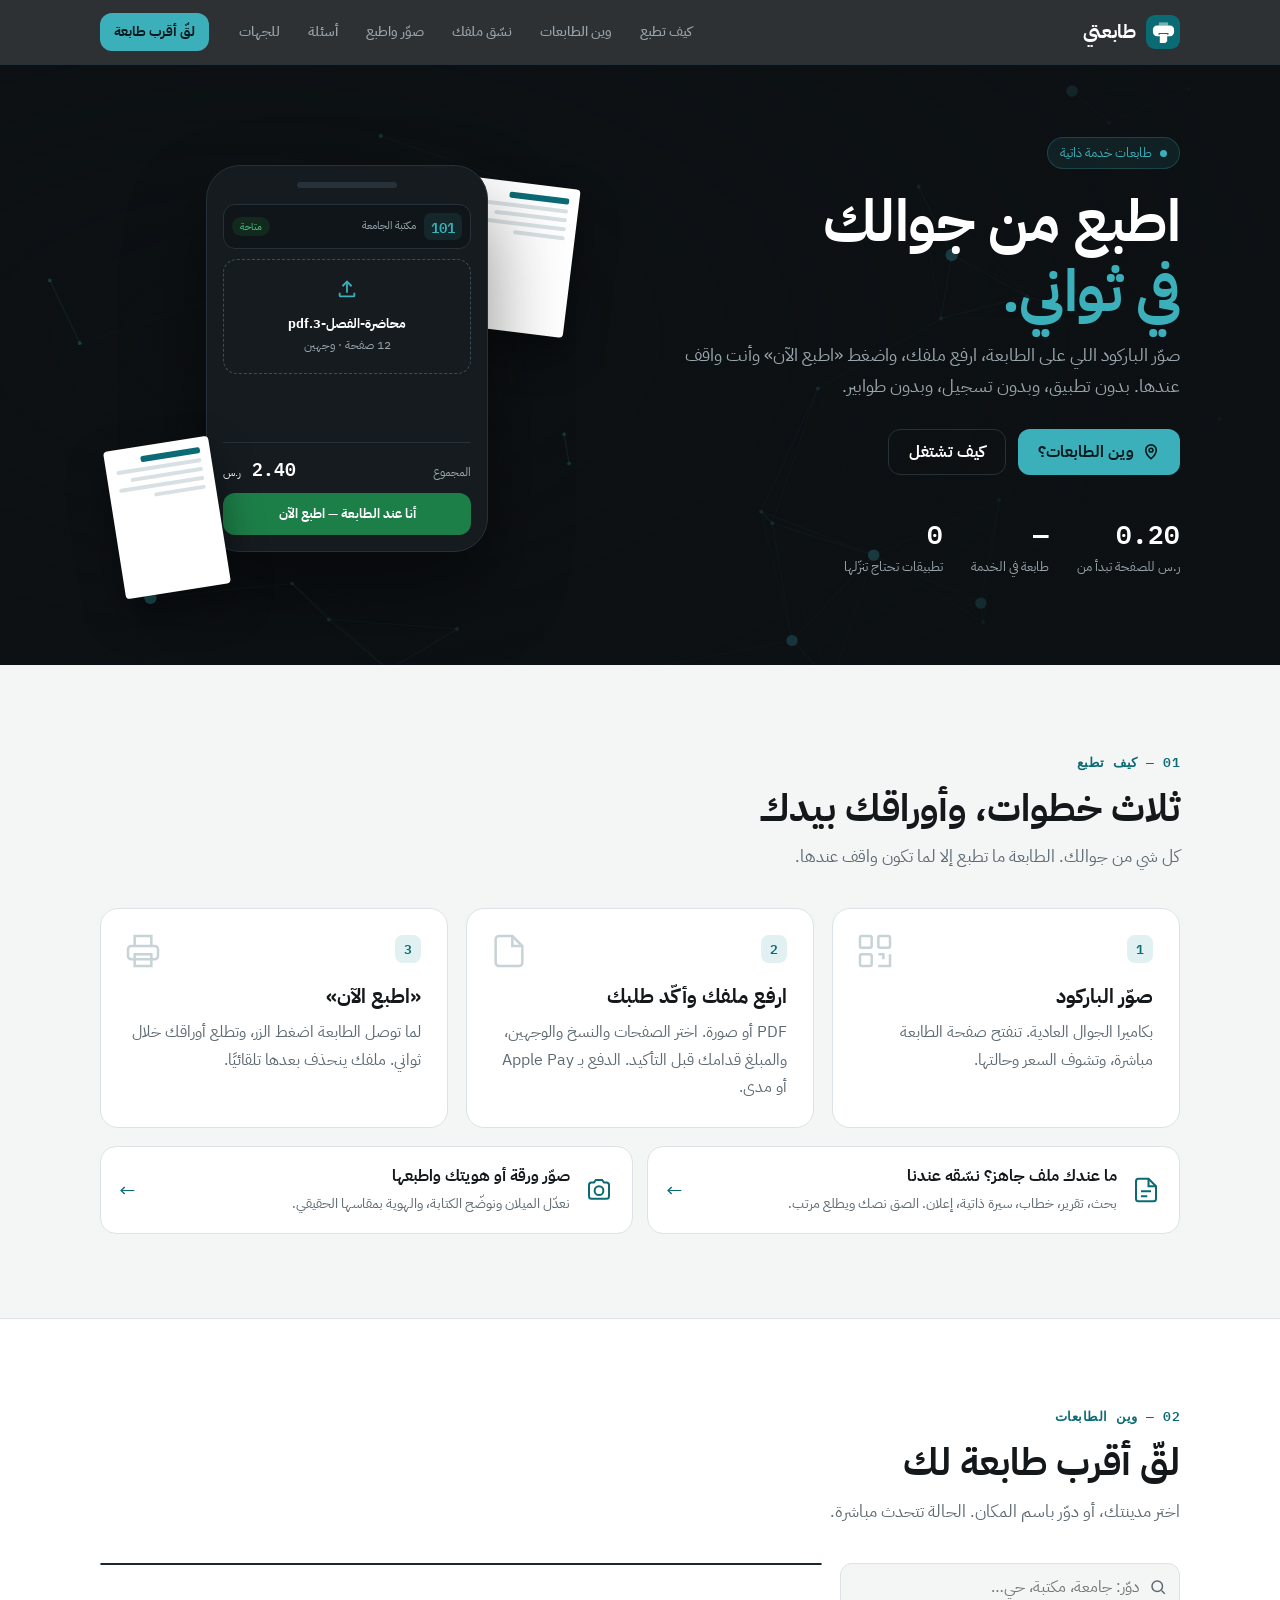
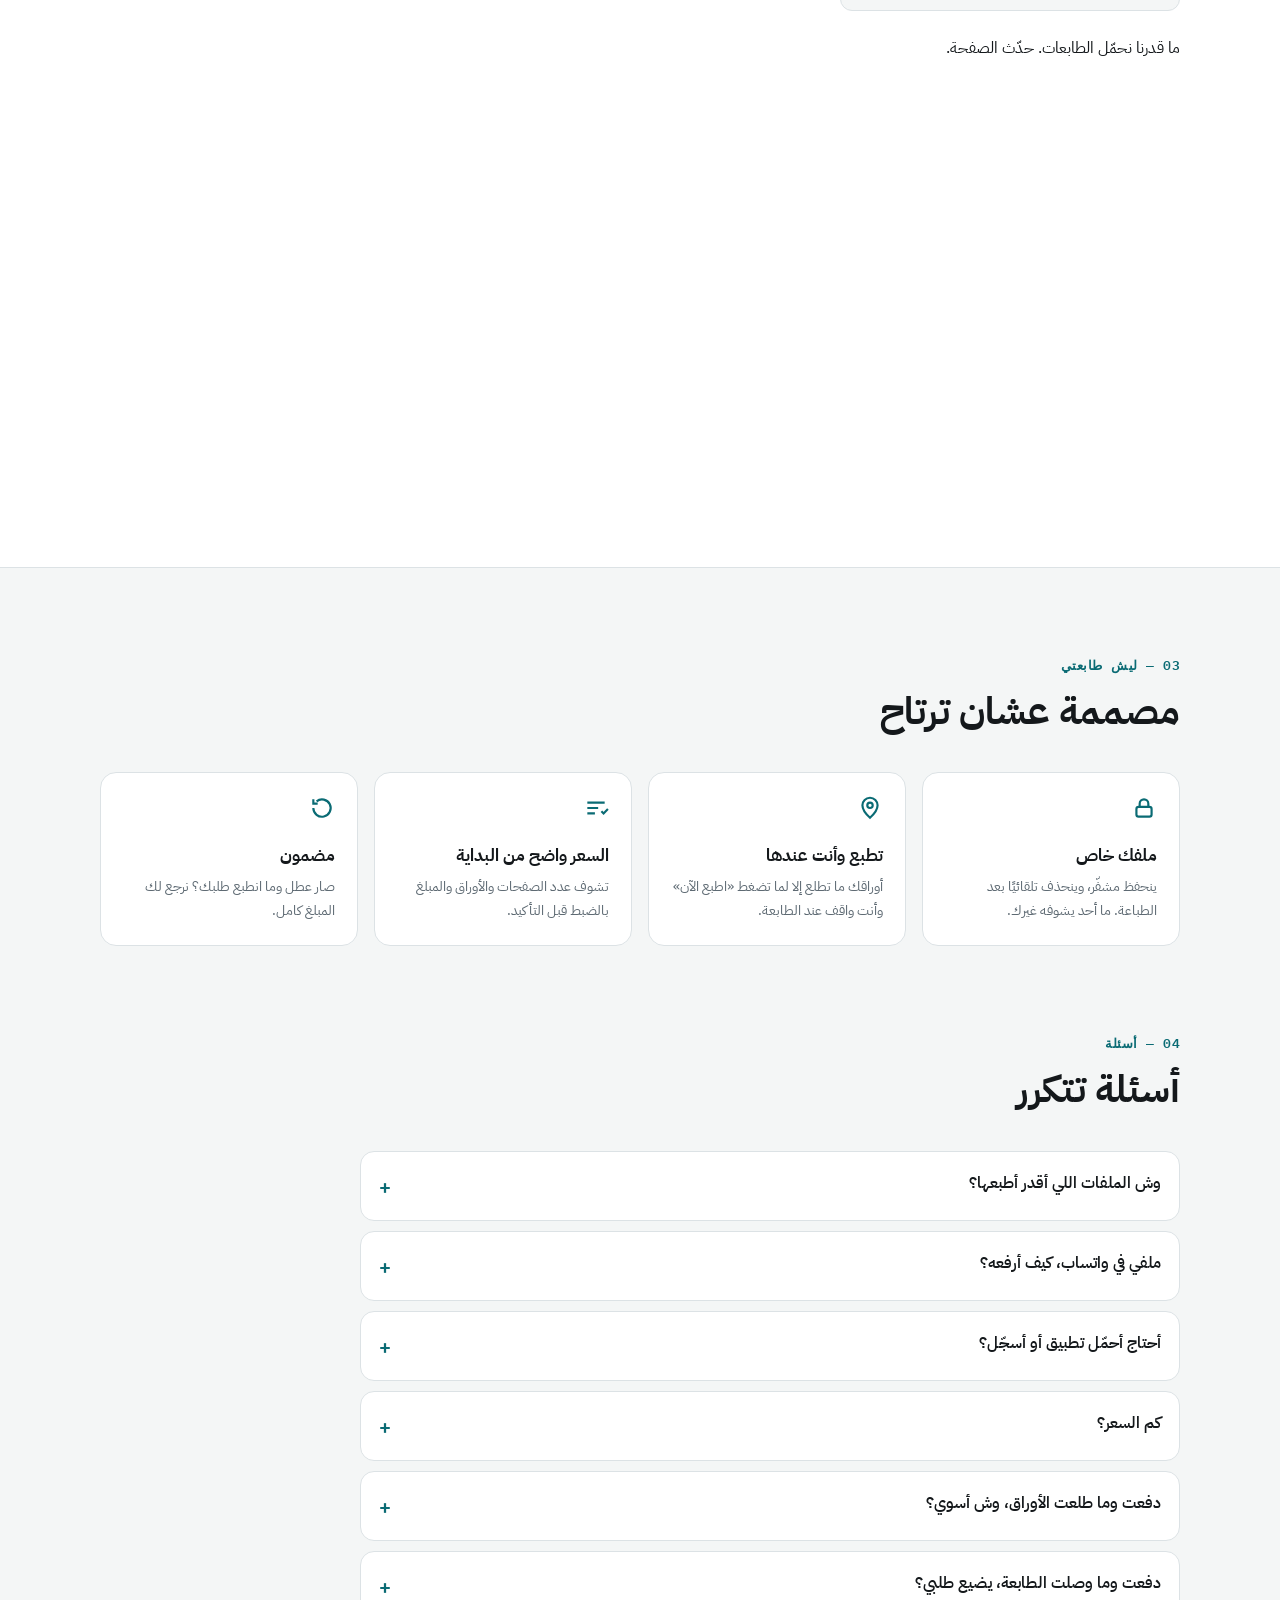
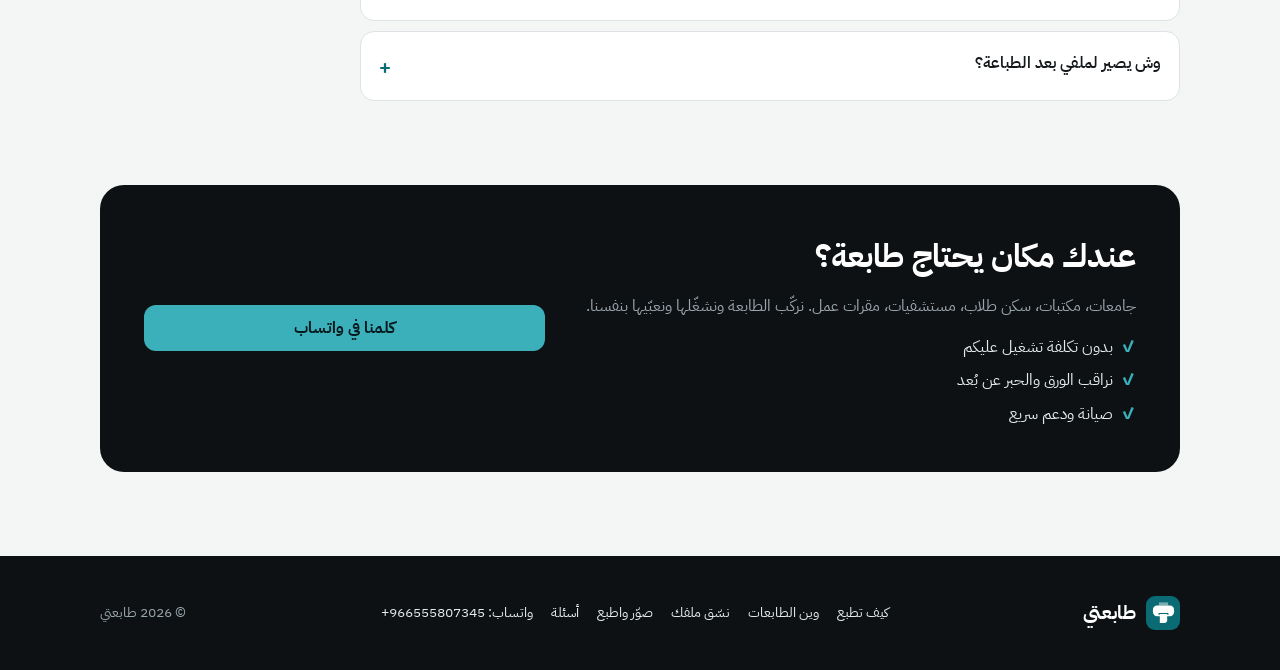
<file: index.html>
<!doctype html>
<html lang="ar" dir="rtl">
<head>
<meta charset="utf-8">
<meta name="viewport" content="width=device-width, initial-scale=1, viewport-fit=cover">
<title>طابعتي — اطبع من جوالك في ثواني</title>
<link rel="icon" href="/assets/brand/favicon.svg" type="image/svg+xml">
<link rel="icon" href="/favicon.ico" sizes="any">
<link rel="apple-touch-icon" href="/assets/brand/apple-touch-icon.png">
<meta name="description" content="طابعات خدمة ذاتية في الجامعات والأماكن العامة. صوّر الباركود، ارفع ملفك، واطبع وأنت واقف عند الطابعة. بدون تطبيق وبدون تسجيل.">
<meta name="theme-color" content="#0D1114">
<meta property="og:title" content="طابعتي — اطبع من جوالك في ثواني">
<meta property="og:description" content="صوّر الباركود، ارفع ملفك، واطبع. بدون تطبيق وبدون تسجيل.">
<meta property="og:type" content="website">
<meta property="og:url" content="https://www.tabaety.com/">
<link rel="preconnect" href="https://fonts.googleapis.com">
<link rel="preconnect" href="https://fonts.gstatic.com" crossorigin>
<link href="https://fonts.googleapis.com/css2?family=IBM+Plex+Mono:wght@500;600&family=IBM+Plex+Sans+Arabic:wght@400;500;600;700&display=swap" rel="stylesheet">
<style>
:root{
  --ink:#14181B; --ink-2:#5E6A73; --line:#DCE2E5; --line-2:#EBEFF1; --ground:#F4F6F6; --card:#FFFFFF;
  --accent:#0A6B74; --accent-ink:#084F56; --accent-tint:#E1F0F1; --glow:#3BB0BB;
  --night:#0D1114; --night-2:#151B1F; --night-line:#26313A; --night-ink:#E6ECEE; --night-ink-2:#9AA6AD;
  --ok:#1D7F48; --ok-tint:#E3F3E9; --warn:#8A5A0B; --warn-tint:#FBF0DC; --bad:#B83A26; --bad-tint:#FBE7E3;
  --mono:'IBM Plex Mono',ui-monospace,monospace;
}
*{box-sizing:border-box}
[hidden]{display:none!important}
html{scroll-behavior:smooth}
@media (prefers-reduced-motion:reduce){html{scroll-behavior:auto}*{animation:none!important;transition:none!important}}
body{margin:0;background:var(--ground);color:var(--ink);font-family:'IBM Plex Sans Arabic','Segoe UI',Tahoma,sans-serif;font-size:16px;line-height:1.7}
a{color:var(--accent)}
button,input{font-family:inherit;font-size:inherit}
:focus-visible{outline:2px solid var(--glow);outline-offset:3px;border-radius:6px}
.wrap{max-width:1120px;margin:0 auto;padding:0 20px}
.mono{font-family:var(--mono)}
.ltr{direction:ltr;unicode-bidi:isolate}

/* الترويسة */
header.top{position:sticky;top:0;z-index:50;background:rgba(13,17,20,.86);backdrop-filter:blur(10px);-webkit-backdrop-filter:blur(10px);border-bottom:1px solid var(--night-line)}
header.top .wrap{display:flex;align-items:center;gap:18px;height:64px}
.brand{display:flex;align-items:center;gap:10px;color:#fff;text-decoration:none;font-weight:700;font-size:19px}
.brand .logo{width:34px;height:34px;border-radius:9px;background:var(--accent);color:#fff;display:grid;place-items:center}
nav.links{display:flex;gap:4px;margin-inline-start:auto}
nav.links a{color:var(--night-ink-2);text-decoration:none;font-size:14px;font-weight:500;padding:8px 12px;border-radius:9px}
nav.links a:hover{color:#fff;background:rgba(255,255,255,.06)}
.menu-btn{display:none;width:42px;height:42px;border-radius:11px;border:1px solid var(--night-line);background:transparent;color:#fff;place-items:center;cursor:pointer}
.mnav{display:flex;flex-direction:column;padding:6px 16px 14px;border-top:1px solid var(--night-line)}
.mnav a{color:var(--night-ink);text-decoration:none;padding:13px 4px;border-bottom:1px solid var(--night-line);font-weight:500}
.mnav a:last-child{border-bottom:0;color:var(--glow)}
.btn{display:inline-flex;align-items:center;justify-content:center;gap:8px;min-height:46px;padding:0 20px;border-radius:12px;font-weight:700;text-decoration:none;border:0;cursor:pointer;white-space:nowrap}
.btn.primary{background:var(--glow);color:#06191C}
.btn.primary:hover{background:#5BC6D0}
.btn.ghost{background:transparent;color:#fff;border:1px solid var(--night-line)}
.btn.ghost:hover{border-color:var(--glow)}
.btn.sm{min-height:38px;padding:0 14px;font-size:14px}
.btn.light{background:var(--card);color:var(--ink);border:1px solid var(--line)}
.btn.light:hover{border-color:var(--accent)}
.btn.teal{background:var(--accent);color:#fff}
.btn.teal:hover{background:var(--accent-ink)}

/* البطل */
.hero{background:var(--night);color:var(--night-ink);position:relative;overflow:hidden}
.hero .wrap{position:relative;z-index:1;display:grid;grid-template-columns:1.05fr .95fr;gap:40px;align-items:center;padding-top:72px;padding-bottom:84px}
.eyebrow{display:inline-flex;align-items:center;gap:8px;font-size:13px;color:var(--glow);background:rgba(59,176,187,.1);border:1px solid rgba(59,176,187,.25);padding:4px 12px;border-radius:99px}
.eyebrow i{width:7px;height:7px;border-radius:50%;background:var(--glow);box-shadow:0 0 0 0 rgba(59,176,187,.6);animation:ping 2s infinite}
@keyframes ping{0%{box-shadow:0 0 0 0 rgba(59,176,187,.6)}80%,100%{box-shadow:0 0 0 10px rgba(59,176,187,0)}}
.hero h1{font-size:clamp(34px,5.2vw,58px);line-height:1.2;margin:18px 0 14px;color:#fff;letter-spacing:-.5px}
.hero h1 span{color:var(--glow)}
.hero p.lead{font-size:18px;color:var(--night-ink-2);max-width:520px;margin:0 0 28px}
.hero .ctas{display:flex;gap:12px;flex-wrap:wrap}
.stats{display:flex;gap:28px;margin-top:38px;flex-wrap:wrap}
.stats div b{display:block;font:600 26px var(--mono);color:#fff}
.stats div span{font-size:13px;color:var(--night-ink-2)}
.net{position:absolute;inset:0;z-index:0;opacity:.9}
.hero-visual{position:relative;aspect-ratio:1/1;max-width:440px;justify-self:center;width:100%}
.phone{position:absolute;inset:6% 18% 6% 18%;background:var(--night-2);border:1px solid var(--night-line);border-radius:34px;padding:16px;box-shadow:0 40px 80px rgba(0,0,0,.45);display:flex;flex-direction:column;gap:10px}
.phone .bar{height:6px;width:40%;margin:0 auto 6px;border-radius:3px;background:var(--night-line)}
.phone .kc{display:flex;align-items:center;gap:8px;background:#0F1518;border:1px solid var(--night-line);border-radius:12px;padding:8px}
.phone .kc b{font:600 14px var(--mono);color:var(--glow);background:rgba(59,176,187,.12);border-radius:7px;padding:2px 7px}
.phone .kc span{font-size:11px;color:var(--night-ink-2)}
.phone .kc em{margin-inline-start:auto;font-style:normal;font-size:10px;color:#4CC183;background:#12291E;border-radius:99px;padding:1px 8px}
.phone .file{border:1.5px dashed #355058;border-radius:14px;padding:18px 10px;text-align:center;color:var(--night-ink-2);font-size:12px}
.phone .file b{display:block;color:#fff;font-size:13px;margin-top:6px}
.phone .sum{margin-top:auto;display:flex;justify-content:space-between;align-items:baseline;font-size:12px;color:var(--night-ink-2);border-top:1px solid var(--night-line);padding-top:10px}
.phone .sum b{font:600 18px var(--mono);color:#fff}
.phone .go{background:#1D7F48;color:#fff;border-radius:12px;text-align:center;padding:10px;font-size:13px;font-weight:700}
.paper{position:absolute;width:30%;aspect-ratio:1/1.41;background:#fff;border-radius:4px;box-shadow:0 18px 40px rgba(0,0,0,.4);padding:10px;display:flex;flex-direction:column;gap:5px}
.paper i{display:block;height:4px;border-radius:2px;background:#D9E0E3}
.paper i:nth-child(1){width:70%;background:#0A6B74;height:6px}
.paper i:nth-child(3){width:85%} .paper i:nth-child(5){width:60%}
.paper.a{left:-3%;bottom:-3%;width:24%;transform:rotate(-9deg)}
.paper.b{right:-1%;top:10%;transform:rotate(7deg);width:24%}

/* الأقسام */
section{padding:84px 0;scroll-margin-top:60px}
.sec-head{max-width:640px;margin-bottom:36px}
.sec-head .kick{font:600 13px var(--mono);color:var(--accent);letter-spacing:.5px}
.sec-head h2{font-size:clamp(26px,3.4vw,38px);line-height:1.3;margin:8px 0 10px}
.sec-head p{margin:0;color:var(--ink-2);font-size:17px}
.steps{display:grid;grid-template-columns:repeat(3,minmax(0,1fr));gap:18px;counter-reset:s}
.step{background:var(--card);border:1px solid var(--line);border-radius:18px;padding:26px;position:relative}
.step .n{font:600 13px var(--mono);color:var(--accent);background:var(--accent-tint);border-radius:8px;padding:3px 9px;display:inline-block}
.step h3{margin:16px 0 6px;font-size:20px}
.step p{margin:0;color:var(--ink-2)}
.step .ic{position:absolute;left:22px;top:22px;color:#C7D3D7}
.svc{display:grid;grid-template-columns:repeat(2,minmax(0,1fr));gap:14px;margin-top:18px}
.svc-c{display:flex;align-items:center;gap:14px;background:var(--card);border:1px solid var(--line);border-radius:16px;padding:16px 18px;text-decoration:none;color:var(--ink);transition:border-color .15s,transform .15s}
.svc-c:hover{border-color:var(--accent);transform:translateY(-2px)}
.svc-c svg{color:var(--accent);flex:none}.svc-c div{flex:1;min-width:0}.svc-c b{display:block;font-size:16px}.svc-c span{font-size:13.5px;color:var(--ink-2)}
.svc-c i{font-style:normal;color:var(--accent);font-size:20px}
@media (max-width:720px){.svc{grid-template-columns:1fr}}

/* المواقع */
#where{background:var(--card);border-top:1px solid var(--line);border-bottom:1px solid var(--line)}
.finder{display:grid;grid-template-columns:340px 1fr;gap:18px;min-height:520px}
.finder-side{display:flex;flex-direction:column;gap:12px;min-width:0}
.search{display:flex;align-items:center;gap:8px;border:1px solid var(--line);border-radius:12px;padding:0 12px;background:var(--ground)}
.search input{flex:1;border:0;background:transparent;min-height:46px;outline:none;min-width:0}
.chips{display:flex;gap:6px;flex-wrap:wrap}
.chip{border:1px solid var(--line);background:var(--card);border-radius:99px;padding:6px 14px;font-size:14px;font-weight:500;cursor:pointer;color:var(--ink)}
.chip[aria-pressed="true"]{background:var(--ink);color:#fff;border-color:var(--ink)}
.chip small{font-family:var(--mono);opacity:.7;margin-inline-start:4px}
.list{display:flex;flex-direction:column;gap:10px;overflow-y:auto;max-height:560px;padding-inline-end:4px}
.loc{border:1px solid var(--line);border-radius:14px;padding:14px;display:flex;flex-direction:column;gap:10px;cursor:pointer;background:var(--card);transition:border-color .15s}
.loc:hover,.loc.on{border-color:var(--accent)}
.loc .t{display:flex;align-items:flex-start;gap:10px}
.loc .code{font:600 15px var(--mono);background:rgba(111,230,242,.14);color:#7FE9F4;border-radius:8px;padding:3px 8px;direction:ltr}
.loc .t div{flex:1;min-width:0}
.loc .t b{display:block;font-size:15px;line-height:1.4}
.loc .t span{font-size:13px;color:var(--ink-2)}
.loc .acts{display:flex;gap:8px}
.pill{display:inline-flex;align-items:center;gap:6px;font-size:12px;font-weight:600;border-radius:99px;padding:3px 10px;white-space:nowrap}
.pill i{width:7px;height:7px;border-radius:50%;background:currentColor}
.pill.ok{color:var(--ok);background:var(--ok-tint)} .pill.warn{color:var(--warn);background:var(--warn-tint)} .pill.bad{color:var(--bad);background:var(--bad-tint)} .pill.soon{color:var(--ink-2);background:var(--line-2)}
.map-box{position:relative;border-radius:18px;overflow:hidden;background:radial-gradient(ellipse at 55% 45%,#0C1D24 0%,#081217 60%,#060E12 100%);border:1px solid #1A282E;align-self:start}
.knet{position:relative;display:flex;flex-direction:column;color:#C9D6DA}
.net-head{display:flex;align-items:center;gap:12px;padding:13px 18px;border-bottom:1px solid rgba(120,190,200,.09);font-size:14px;min-height:56px}
.net-head b{color:#fff;font-size:16px}.net-head span{color:#7F959B;margin-inline-start:auto;font-size:13px;text-align:end}
.net-back{background:rgba(255,255,255,.04);border:1px solid #24363D;color:#BFD0D5;border-radius:9px;padding:6px 12px;cursor:pointer;font:inherit;font-size:13px;transition:border-color .2s,color .2s}
.net-back:hover,.net-back:focus-visible{border-color:#3BB0BB;color:#fff}
.net-stage{position:relative;aspect-ratio:660/564;width:100%}
.net-svg{position:absolute;inset:0;width:100%;height:100%;display:block;font-family:'IBM Plex Sans Arabic',sans-serif;transition:opacity .45s ease}
.s-city{opacity:0;pointer-events:none}
.net-stage.in-city .s-city{opacity:1;pointer-events:auto;transition-delay:.38s}
.net-stage.in-city .s-country{opacity:0;pointer-events:none;transition-delay:.3s}
.m-neigh{fill:#0D191E;stroke:#1A2A30;stroke-width:.8;vector-effect:non-scaling-stroke}
.m-glow{fill:none;stroke:#2E8C99;stroke-width:6;opacity:.35}
.m-land{fill:#0F2229}
.m-dots{opacity:.5;pointer-events:none}
.m-reg{fill:transparent;stroke:#24434C;stroke-width:.8;vector-effect:non-scaling-stroke;transition:fill .25s}
.m-reg.has{fill:rgba(59,176,187,.08)}
.m-reg:hover{fill:rgba(120,210,220,.06)}
.m-outline{fill:none;stroke:#4C8D98;stroke-width:1.3;vector-effect:non-scaling-stroke;pointer-events:none}
.m-labels,.m-refdot,.m-reflabel,.m-link{pointer-events:none}
.m-rlabel{fill:#4E6E77;font-size:9.5px;text-anchor:middle;letter-spacing:.2px}
.m-place{fill:#3A535A;font-size:10.5px;text-anchor:middle}
.m-sea{fill:#2F5560;font-size:10.5px;text-anchor:middle;font-style:italic;letter-spacing:1px}
.m-refdot{fill:#5D7E87}
.m-reflabel{fill:#7B979F;font-size:10px;text-anchor:middle;paint-order:stroke;stroke:#0F2229;stroke-width:3px}
.m-link{fill:none;stroke:#3BB0BB;stroke-opacity:.45;stroke-width:1.1;stroke-dasharray:2 4}
.net-node{cursor:pointer;outline:none;--c:#5FD8E6}
.net-node.wait{--c:#F0BC5E}.net-node.fault{--c:#F28B72}.net-node.idle{--c:#8A9DA3}
.n-halo{pointer-events:none;transition:opacity .2s}
.net-node.wait .n-halo,.net-node.fault .n-halo,.net-node.idle .n-halo{opacity:.3}
.net-pulse,.net-label,.net-count,.net-ring,.net-dot{pointer-events:none}
.net-hit{fill:transparent;pointer-events:all}
.net-dot{fill:var(--c)}
.net-ring{fill:#08171C;fill-opacity:.6;stroke:var(--c);stroke-width:1.6;transition:stroke-width .2s}
.net-node:hover .net-ring,.net-node:focus-visible .net-ring{stroke-width:2.6}
.net-node.on .net-ring{stroke:#fff;stroke-width:2.4}
.net-node:focus-visible .net-label{text-decoration:underline}
.net-pulse{fill:none;stroke:var(--c);stroke-width:1.5;transform-box:fill-box;transform-origin:center;animation:netpulse 3.2s ease-out infinite}
@keyframes netpulse{0%{opacity:.7;transform:scale(1)}100%{opacity:0;transform:scale(2.8)}}
.net-label{fill:#F3FAFB;font-size:13.5px;font-weight:700;text-anchor:middle;paint-order:stroke;stroke:#08151A;stroke-width:4px;stroke-linejoin:round}
.net-count{fill:#9DBBC3;font-size:11px;text-anchor:middle;paint-order:stroke;stroke:#08151A;stroke-width:4px;stroke-linejoin:round}
/* عرض المدينة: خريطة شوارع حقيقية */
.tmap{direction:ltr;overflow:hidden;background:#E9ECEA;touch-action:none;cursor:grab;user-select:none;-webkit-user-select:none}
.tmap.drag{cursor:grabbing}
.tm-layer{position:absolute;inset:0;filter:saturate(.55) brightness(.97) contrast(.96)}
.tm-tile{position:absolute;left:0;top:0;width:256px;height:256px;transform-origin:0 0;opacity:0;transition:opacity .25s;pointer-events:none;max-width:none}
.tm-tile.ok{opacity:1}
.tm-tint{position:absolute;inset:0;background:radial-gradient(130% 100% at 50% 45%,rgba(11,40,48,0) 60%,rgba(11,40,48,.28));box-shadow:inset 0 0 0 1px rgba(0,0,0,.08);pointer-events:none}
.tm-pins{position:absolute;inset:0;pointer-events:none}
.tm-pin{position:absolute;left:0;top:0;pointer-events:auto;cursor:pointer;outline:none;--c:#5FD8E6;direction:rtl;z-index:2}
.tm-pin.wait{--c:#F0BC5E}.tm-pin.fault{--c:#F28B72}.tm-pin.idle{--c:#8A9DA3}
.tm-pin.on{z-index:5}
.tm-b{position:absolute;bottom:9px;left:0;transform:translateX(-50%);display:flex;align-items:center;gap:7px;white-space:nowrap;background:#0C1D23;border:1.5px solid var(--c);color:#EAF6F8;border-radius:10px;padding:4px 10px 4px 9px;font:600 13px/1.35 'IBM Plex Sans Arabic',sans-serif;box-shadow:0 6px 18px rgba(0,0,0,.5);transition:background .15s,transform .15s}
.tm-b::after{content:"";position:absolute;left:50%;bottom:-6px;width:9px;height:9px;background:inherit;border:inherit;border-width:0 1.5px 1.5px 0;transform:translateX(-50%) rotate(45deg)}
.tm-b i{width:8px;height:8px;border-radius:50%;background:var(--c);flex:none}
.tm-b .c{font:600 12.5px var(--mono);color:#9FDDE5;direction:ltr}
.tm-b .n{max-width:150px;overflow:hidden;text-overflow:ellipsis}
.tm-pin.compact .tm-b .n{display:none}
.tm-cl .tm-b{border-style:dashed}.tm-b .z{font-weight:700;color:var(--c);margin-inline-start:-2px}.tm-pin.on.tm-cl .tm-b .z{color:#06151A}
.tm-pin:hover .tm-b,.tm-pin:focus-visible .tm-b{background:#143039}
.tm-pin.on .tm-b{background:var(--c);color:#06151A;transform:translateX(-50%) scale(1.06)}
.tm-pin.on .tm-b .c{color:#06151A}.tm-pin.on .tm-b i{background:#06151A}
.tm-pin.on .tm-b .n{max-width:230px}
.tm-pin.pop .tm-b{animation:tmpop .4s cubic-bezier(.2,.8,.3,1.3) backwards;animation-delay:var(--d)}
@keyframes tmpop{from{opacity:0;transform:translate(-50%,10px) scale(.7)}}
.tm-dot{position:absolute;left:-4px;top:-4px;width:8px;height:8px;border-radius:50%;background:var(--c);box-shadow:0 0 0 3px rgba(6,21,26,.85)}
.tm-ctl{position:absolute;top:12px;left:12px;display:grid;gap:6px;z-index:6}
.tm-ctl button{width:36px;height:36px;border-radius:10px;border:1px solid #24414A;background:rgba(10,26,31,.92);color:#D6EBEF;font:500 19px/1 'IBM Plex Sans Arabic',sans-serif;cursor:pointer;display:grid;place-items:center;padding:0}
.tm-ctl button:hover,.tm-ctl button:focus-visible{border-color:#3BB0BB;color:#fff}
.tm-ctl button svg{width:17px;height:17px}
.tm-attr{position:absolute;bottom:0;left:0;z-index:6;font-size:10.5px;padding:2px 7px;background:rgba(8,20,24,.75);color:#8AA3AA;border-top-right-radius:6px}
.tm-attr a{color:#A9C3C9}
.tm-tray{position:absolute;right:10px;bottom:22px;left:10px;z-index:6;display:flex;flex-wrap:wrap;gap:6px;align-items:center;justify-content:flex-start;direction:rtl;pointer-events:none}
.tm-tray>span{font-size:11.5px;color:#9AB3BA;background:rgba(8,20,24,.8);border-radius:7px;padding:3px 8px}
.tm-tray .tm-pin{position:static;pointer-events:auto}
.tm-tray .tm-b{position:static;transform:none}.tm-tray .tm-b::after{display:none}
.tm-tray .tm-pin.on .tm-b{transform:none}.tm-tray .tm-dot{display:none}
.tm-hint{position:absolute;inset:0;z-index:7;display:grid;place-items:center;background:rgba(5,14,17,.55);color:#fff;font-size:14px;opacity:0;transition:opacity .3s;pointer-events:none;direction:rtl}
.tm-hint.show{opacity:1}
.net-legend{position:absolute;bottom:12px;inset-inline-start:14px;display:flex;gap:12px;font-size:11.5px;color:#7F959B;pointer-events:none;transition:opacity .3s}
.net-legend span::before{content:"";display:inline-block;width:7px;height:7px;border-radius:50%;margin-inline-end:5px;background:#5FD8E6;vertical-align:1px}
.net-legend .wait::before{background:#F0BC5E}.net-legend .idle::before{background:#8A9DA3}
.net-stage.in-city .net-legend{opacity:0}
#netCard:empty{display:none}#netCard{padding-top:2px}
.net-tip{padding:10px 18px 14px;color:#6F878E;font-size:12.5px;text-align:center}
.net-empty{display:grid;place-items:center;min-height:420px;color:#7F9399}
.net-card{position:relative;margin:0 12px 12px;background:rgba(9,24,30,.92);backdrop-filter:blur(10px);-webkit-backdrop-filter:blur(10px);color:#E6F4F7;border:1px solid rgba(111,210,222,.22);border-radius:14px;padding:14px;display:grid;gap:10px;box-shadow:0 14px 40px rgba(0,0,0,.45);animation:cardin .3s ease-out}
@keyframes cardin{from{opacity:0;transform:translateY(8px)}}
@media (max-width:600px){
  .net-label{font-size:21px;stroke-width:5px}.net-count{font-size:16px}
  .m-rlabel{font-size:14px}.m-place,.m-sea{font-size:14px}.m-reflabel{font-size:15px}
  .net-legend{font-size:11px;gap:9px;bottom:9px}
}
@media (prefers-reduced-motion:reduce){.net-pulse,.tm-pin.pop .tm-b,.net-card{animation:none}.net-svg,.tm-tile{transition:none}}
.net-card .t{display:flex;gap:10px;align-items:flex-start;padding-inline-end:26px}.net-card .t div{min-width:0}
.net-card .t b{display:block;font-size:15px}.net-card .t div span{font-size:13px;color:#93AEB6}
.net-card .code{font:600 15px var(--mono);background:rgba(111,230,242,.14);color:#7FE9F4;border-radius:8px;padding:3px 8px;direction:ltr}
.net-card .m{display:flex;gap:10px;align-items:center;flex-wrap:wrap;font-size:13px;color:#93AEB6}.net-card .m b{color:#fff}
.net-card .a{display:flex;gap:8px;flex-wrap:wrap;align-items:center}
.net-card-x{position:absolute;top:8px;left:8px;width:30px;height:30px;border-radius:8px;border:0;background:rgba(255,255,255,.08);font-size:18px;cursor:pointer;color:#CFE3E8}
.net-card .btn.light{background:transparent;color:#CFE3E8;border-color:rgba(207,227,232,.25)}.net-card .small-note{color:#7F9399}
.small-note{font-size:12.5px;color:var(--ink-2)}
@media (prefers-reduced-motion:reduce){.net-pulse{animation:none;opacity:.5}}

/* الثقة */
.trust{display:grid;grid-template-columns:repeat(4,minmax(0,1fr));gap:16px}
.trust div{background:var(--card);border:1px solid var(--line);border-radius:16px;padding:22px}
.trust svg{color:var(--accent)}
.trust h3{margin:12px 0 4px;font-size:17px}
.trust p{margin:0;color:var(--ink-2);font-size:14px}

/* أسئلة */
.faq{display:grid;gap:10px;max-width:820px}
.faq details{background:var(--card);border:1px solid var(--line);border-radius:14px;padding:4px 18px}
.faq summary{cursor:pointer;font-weight:600;padding:14px 0;list-style:none;display:flex;justify-content:space-between;gap:12px}
.faq summary::-webkit-details-marker{display:none}
.faq summary::after{content:"+";font:600 20px var(--mono);color:var(--accent)}
.faq details[open] summary::after{content:"−"}
.faq p{margin:0 0 16px;color:var(--ink-2)}

/* شركاء */
.partner{background:var(--night);color:var(--night-ink);border-radius:24px;padding:44px;display:grid;grid-template-columns:1.4fr 1fr;gap:30px;align-items:center;position:relative;overflow:hidden}
.partner h2{color:#fff;margin:0 0 10px;font-size:clamp(24px,3vw,32px)}
.partner p{margin:0;color:var(--night-ink-2)}
.partner ul{margin:14px 0 0;padding:0;list-style:none;display:grid;gap:6px;color:var(--night-ink)}
.partner li::before{content:"✓";color:var(--glow);margin-inline-end:8px;font-weight:700}
.partner .ctas{display:flex;flex-direction:column;gap:10px;align-items:stretch}

footer{background:var(--night);color:var(--night-ink-2);padding:40px 0;font-size:14px}
footer .wrap{display:flex;justify-content:space-between;gap:20px;flex-wrap:wrap;align-items:center}
footer a{color:var(--night-ink);text-decoration:none}
footer a:hover{color:var(--glow)}
.fl{display:flex;gap:18px;flex-wrap:wrap}

@media (max-width:920px){
  nav.links{display:none}
  header.top .wrap{gap:10px;height:60px}
  header.top .btn.primary.sm{margin-inline-start:auto}
  .menu-btn{display:grid}
  .hero .ctas .btn{flex:1}
  .stats{gap:18px} .stats div b{font-size:22px}
  .sec-head{margin-bottom:24px}
  .loc .acts .btn{flex:1}
  .hero .wrap{grid-template-columns:1fr;padding-top:44px;padding-bottom:56px}
  .hero-visual{max-width:300px}
  .steps,.trust{grid-template-columns:1fr}
  .finder{grid-template-columns:1fr}
  .list{max-height:none}
  .partner{grid-template-columns:1fr;padding:28px}
  section{padding:60px 0}
}
@media (min-width:921px){.mnav{display:none!important}}
@media (min-width:921px) and (max-width:1080px){.trust{grid-template-columns:repeat(2,minmax(0,1fr))}}
</style>
</head>
<body>
<header class="top">
  <div class="wrap">
    <a class="brand" href="#top" aria-label="طابعتي"><span class="logo"><svg aria-hidden="true" width="23" height="23" viewBox="0 0 100 100" fill="currentColor"><path d="M30 6H70V20H30Z" fill-opacity=".45"/><path d="M22 20H78A18 18 0 0 1 96 38V48A18 18 0 0 1 78 66H22A18 18 0 0 1 4 48V38A18 18 0 0 1 22 20ZM30 52H70A2 2 0 0 1 72 54V58A2 2 0 0 1 70 60H30A2 2 0 0 1 28 58V54A2 2 0 0 1 30 52Z" fill-rule="evenodd"/><path d="M34 56H66V88L58 96H34Z"/></svg></span>طابعتي</a>
    <nav class="links" aria-label="الأقسام">
      <a href="#how">كيف تطبع</a><a href="#where">وين الطابعات</a><a href="/f/">نسّق ملفك</a><a href="/s/">صوّر واطبع</a><a href="#faq">أسئلة</a><a href="#partner">للجهات</a>
    </nav>
    <a class="btn primary sm" href="#where">لقّ أقرب طابعة</a>
    <button class="menu-btn" id="menuBtn" aria-label="القائمة" aria-expanded="false" aria-controls="mnav"><svg aria-hidden="true" width="22" height="22" viewBox="0 0 24 24" fill="none" stroke="currentColor" stroke-width="2"><path d="M4 7h16M4 12h16M4 17h16"/></svg></button>
  </div>
  <nav class="mnav" id="mnav" hidden aria-label="الأقسام">
    <a href="#how">كيف تطبع</a><a href="#where">وين الطابعات</a><a href="/f/">نسّق ملفك</a><a href="/s/">صوّر واطبع</a><a href="#trust">ليش طابعتي</a><a href="#faq">أسئلة</a><a href="#partner">للجهات</a><a id="mnavWa" href="#" target="_blank" rel="noopener">تواصل في واتساب</a>
  </nav>
</header>

<main id="top">
  <!-- البطل -->
  <section class="hero" style="padding:0">
    <svg class="net" id="net" aria-hidden="true"></svg>
    <div class="wrap">
      <div>
        <span class="eyebrow"><i></i><span id="liveLine">طابعات خدمة ذاتية</span></span>
        <h1>اطبع من جوالك<br><span>في ثواني.</span></h1>
        <p class="lead">صوّر الباركود اللي على الطابعة، ارفع ملفك، واضغط «اطبع الآن» وأنت واقف عندها. بدون تطبيق، وبدون تسجيل، وبدون طوابير.</p>
        <div class="ctas">
          <a class="btn primary" href="#where"><svg aria-hidden="true" width="18" height="18" viewBox="0 0 24 24" fill="none" stroke="currentColor" stroke-width="2.2"><path d="M12 21s-7-6.2-7-11.5A7 7 0 0 1 19 9.5C19 14.8 12 21 12 21z"/><circle cx="12" cy="9.5" r="2.5"/></svg>وين الطابعات؟</a>
          <a class="btn ghost" href="#how">كيف تشتغل</a>
        </div>
        <div class="stats">
          <div><b id="statPrice">0.20</b><span>ر.س للصفحة تبدأ من</span></div>
          <div><b id="statKiosks">—</b><span>طابعة في الخدمة</span></div>
          <div><b>0</b><span>تطبيقات تحتاج تنزّلها</span></div>
        </div>
      </div>
      <div class="hero-visual" aria-hidden="true">
        <div class="paper b"><i></i><i></i><i></i><i></i><i></i></div>
        <div class="phone">
          <div class="bar"></div>
          <div class="kc"><b>101</b><span>مكتبة الجامعة</span><em>متاحة</em></div>
          <div class="file"><svg width="22" height="22" viewBox="0 0 24 24" fill="none" stroke="#3BB0BB" stroke-width="2"><path d="M12 16V4"/><path d="M7 9l5-5 5 5"/><path d="M4 16v3a1 1 0 0 0 1 1h14a1 1 0 0 0 1-1v-3"/></svg><b>محاضرة-الفصل-3.pdf</b>12 صفحة · وجهين</div>
          <div class="sum"><span>المجموع</span><b>2.40 <small style="font:400 11px 'IBM Plex Sans Arabic'">ر.س</small></b></div>
          <div class="go">أنا عند الطابعة — اطبع الآن</div>
        </div>
        <div class="paper a"><i></i><i></i><i></i><i></i><i></i></div>
      </div>
    </div>
  </section>

  <!-- كيف -->
  <section id="how">
    <div class="wrap">
      <div class="sec-head"><span class="kick">01 — كيف تطبع</span><h2>ثلاث خطوات، وأوراقك بيدك</h2><p>كل شي من جوالك. الطابعة ما تطبع إلا لما تكون واقف عندها.</p></div>
      <div class="steps">
        <div class="step"><svg class="ic" aria-hidden="true" width="40" height="40" viewBox="0 0 24 24" fill="none" stroke="currentColor" stroke-width="1.5"><rect x="3" y="3" width="7" height="7" rx="1"/><rect x="14" y="3" width="7" height="7" rx="1"/><rect x="3" y="14" width="7" height="7" rx="1"/><path d="M14 14h3v3M21 14v7h-7"/></svg><span class="n">1</span><h3>صوّر الباركود</h3><p>بكاميرا الجوال العادية. تنفتح صفحة الطابعة مباشرة، وتشوف السعر وحالتها.</p></div>
        <div class="step"><svg class="ic" aria-hidden="true" width="40" height="40" viewBox="0 0 24 24" fill="none" stroke="currentColor" stroke-width="1.5"><path d="M14 3H6a2 2 0 0 0-2 2v14a2 2 0 0 0 2 2h12a2 2 0 0 0 2-2V9z"/><path d="M14 3v6h6"/></svg><span class="n">2</span><h3>ارفع ملفك وأكّد طلبك</h3><p>PDF أو صورة. اختر الصفحات والنسخ والوجهين، والمبلغ قدامك قبل التأكيد. الدفع بـ Apple Pay أو مدى.</p></div>
        <div class="step"><svg class="ic" aria-hidden="true" width="40" height="40" viewBox="0 0 24 24" fill="none" stroke="currentColor" stroke-width="1.5"><path d="M7 9V3h10v6"/><rect x="3" y="9" width="18" height="8" rx="2"/><path d="M7 14h10v7H7z"/></svg><span class="n">3</span><h3>«اطبع الآن»</h3><p>لما توصل الطابعة اضغط الزر، وتطلع أوراقك خلال ثواني. ملفك ينحذف بعدها تلقائيًا.</p></div>
      </div>
      <div class="svc">
        <a class="svc-c" href="/f/"><svg aria-hidden="true" width="30" height="30" viewBox="0 0 24 24" fill="none" stroke="currentColor" stroke-width="1.6"><path d="M14 3H6a2 2 0 0 0-2 2v14a2 2 0 0 0 2 2h12a2 2 0 0 0 2-2V9z"/><path d="M14 3v6h6M8 13h8M8 17h5"/></svg><div><b>ما عندك ملف جاهز؟ نسّقه عندنا</b><span>بحث، تقرير، خطاب، سيرة ذاتية، إعلان. الصق نصك ويطلع مرتب.</span></div><i>←</i></a>
        <a class="svc-c" href="/s/"><svg aria-hidden="true" width="30" height="30" viewBox="0 0 24 24" fill="none" stroke="currentColor" stroke-width="1.6"><path d="M4 8a2 2 0 0 1 2-2h2l1.5-2h5L16 6h2a2 2 0 0 1 2 2v9a2 2 0 0 1-2 2H6a2 2 0 0 1-2-2z"/><circle cx="12" cy="12.5" r="3.5"/></svg><div><b>صوّر ورقة أو هويتك واطبعها</b><span>نعدّل الميلان ونوضّح الكتابة، والهوية بمقاسها الحقيقي.</span></div><i>←</i></a>
      </div>
    </div>
  </section>

  <!-- وين -->
  <section id="where">
    <div class="wrap">
      <div class="sec-head"><span class="kick">02 — وين الطابعات</span><h2>لقّ أقرب طابعة لك</h2><p>اختر مدينتك، أو دوّر باسم المكان. الحالة تتحدث مباشرة.</p></div>
      <div class="finder">
        <div class="finder-side">
          <label class="search"><svg aria-hidden="true" width="18" height="18" viewBox="0 0 24 24" fill="none" stroke="#5E6A73" stroke-width="2"><circle cx="11" cy="11" r="7"/><path d="M21 21l-4.3-4.3"/></svg><input id="q" type="search" placeholder="دوّر: جامعة، مكتبة، حي…" aria-label="بحث عن طابعة"></label>
          <div class="chips" id="cities" role="group" aria-label="المدينة"></div>
          <div class="list" id="list" aria-live="polite"><div class="empty">نحمّل الطابعات…</div></div>
        </div>
        <div class="map-box"><div id="kmap" class="knet" role="region" aria-label="شبكة الطابعات"></div><div hidden id="mapEmpty">الخريطة تتحمل…</div></div>
      </div>
    </div>
  </section>

  <!-- الثقة -->
  <section id="trust">
    <div class="wrap">
      <div class="sec-head"><span class="kick">03 — ليش طابعتي</span><h2>مصممة عشان ترتاح</h2></div>
      <div class="trust">
        <div><svg aria-hidden="true" width="26" height="26" viewBox="0 0 24 24" fill="none" stroke="currentColor" stroke-width="2"><rect x="5" y="11" width="14" height="9" rx="2"/><path d="M8 11V8a4 4 0 0 1 8 0v3"/></svg><h3>ملفك خاص</h3><p>ينحفظ مشفّر، وينحذف تلقائيًا بعد الطباعة. ما أحد يشوفه غيرك.</p></div>
        <div><svg aria-hidden="true" width="26" height="26" viewBox="0 0 24 24" fill="none" stroke="currentColor" stroke-width="2"><path d="M12 21s-7-6.2-7-11.5A7 7 0 0 1 19 9.5C19 14.8 12 21 12 21z"/><circle cx="12" cy="9.5" r="2.5"/></svg><h3>تطبع وأنت عندها</h3><p>أوراقك ما تطلع إلا لما تضغط «اطبع الآن» وأنت واقف عند الطابعة.</p></div>
        <div><svg aria-hidden="true" width="26" height="26" viewBox="0 0 24 24" fill="none" stroke="currentColor" stroke-width="2"><path d="M4 7h16M4 12h10M4 17h7"/><path d="M17 15l2 2 4-4"/></svg><h3>السعر واضح من البداية</h3><p>تشوف عدد الصفحات والأوراق والمبلغ بالضبط قبل التأكيد.</p></div>
        <div><svg aria-hidden="true" width="26" height="26" viewBox="0 0 24 24" fill="none" stroke="currentColor" stroke-width="2"><path d="M4 12a8 8 0 1 0 3-6.2"/><path d="M4 4v4h4"/></svg><h3>مضمون</h3><p>صار عطل وما انطبع طلبك؟ نرجع لك المبلغ كامل.</p></div>
      </div>
    </div>
  </section>

  <!-- أسئلة -->
  <section id="faq" style="padding-top:0">
    <div class="wrap">
      <div class="sec-head"><span class="kick">04 — أسئلة</span><h2>أسئلة تتكرر</h2></div>
      <div class="faq">
        <details><summary>وش الملفات اللي أقدر أطبعها؟</summary><p>PDF والصور (JPG وPNG، وصور الآيفون). ملفات Word وPowerPoint: افتحها في جوالك ← «مشاركة» أو «طباعة» ← «حفظ PDF»، وبعدين ارفعها.</p></details>
        <details><summary>ملفي في واتساب، كيف أرفعه؟</summary><p>اضغط على الملف مطوّلًا في المحادثة ← «مشاركة» ← «حفظ في الملفات». بعدها اختاره من صفحة الطباعة.</p></details>
        <details><summary>أحتاج أحمّل تطبيق أو أسجّل؟</summary><p>لا. كل شي من متصفح الجوال، بدون تطبيق وبدون حساب.</p></details>
        <details><summary>كم السعر؟</summary><p>السعر مكتوب على كل طابعة وفي صفحتها، ويبدأ من <span id="faqPrice">0.20</span> ر.س للصفحة أبيض وأسود. تشوف المجموع قبل الدفع.</p></details>
        <details><summary>دفعت وما طلعت الأوراق، وش أسوي؟</summary><p>تواصل معنا في واتساب ومعك رقم الطلب اللي في الصفحة. إذا ما انطبع الطلب نرجع لك المبلغ كامل.</p></details>
        <details><summary>دفعت وما وصلت الطابعة، يضيع طلبي؟</summary><p>لا. الطلب ينتظرك ساعة كاملة. افتح نفس الصفحة من جوالك لما توصل واضغط «اطبع الآن». وإذا ما لحقت، نرجع لك المبلغ.</p></details>
        <details><summary>وش يصير لملفي بعد الطباعة؟</summary><p>ينحذف تلقائيًا من عندنا بعد الطباعة مباشرة، وكحد أقصى بعد 24 ساعة لو ما انطبع.</p></details>
      </div>
    </div>
  </section>

  <!-- للجهات -->
  <section id="partner" style="padding-top:0">
    <div class="wrap">
      <div class="partner">
        <div>
          <h2>عندك مكان يحتاج طابعة؟</h2>
          <p>جامعات، مكتبات، سكن طلاب، مستشفيات، مقرات عمل. نركّب الطابعة ونشغّلها ونعبّيها بنفسنا.</p>
          <ul><li>بدون تكلفة تشغيل عليكم</li><li>نراقب الورق والحبر عن بُعد</li><li>صيانة ودعم سريع</li></ul>
        </div>
        <div class="ctas">
          <a class="btn primary" id="partnerWa" href="#" target="_blank" rel="noopener">كلمنا في واتساب</a>
        </div>
      </div>
    </div>
  </section>
</main>

<footer>
  <div class="wrap">
    <a class="brand" href="#top"><span class="logo"><svg aria-hidden="true" width="23" height="23" viewBox="0 0 100 100" fill="currentColor"><path d="M30 6H70V20H30Z" fill-opacity=".45"/><path d="M22 20H78A18 18 0 0 1 96 38V48A18 18 0 0 1 78 66H22A18 18 0 0 1 4 48V38A18 18 0 0 1 22 20ZM30 52H70A2 2 0 0 1 72 54V58A2 2 0 0 1 70 60H30A2 2 0 0 1 28 58V54A2 2 0 0 1 30 52Z" fill-rule="evenodd"/><path d="M34 56H66V88L58 96H34Z"/></svg></span>طابعتي</a>
    <div class="fl"><a href="#how">كيف تطبع</a><a href="#where">وين الطابعات</a><a href="/f/">نسّق ملفك</a><a href="/s/">صوّر واطبع</a><a href="#faq">أسئلة</a><a id="footWa" href="#" target="_blank" rel="noopener">واتساب: <span class="ltr" id="waNum"></span></a></div>
    <span>© <span id="yr">2026</span> طابعتي</span>
  </div>
</footer>

<script src="/assets/ksa-map.js"></script>
<script>
"use strict";
const SB = "https://dloicztspjligjjowhps.supabase.co";
const ANON = "eyJhbGciOiJIUzI1NiIsInR5cCI6IkpXVCJ9.eyJpc3MiOiJzdXBhYmFzZSIsInJlZiI6ImRsb2ljenRzcGpsaWdqam93aHBzIiwicm9sZSI6ImFub24iLCJpYXQiOjE3ODU3NDkxNTIsImV4cCI6MjEwMTMyNTE1Mn0.uxb31-8o4dBF09sTAXpb4whQ6h_NZwpe0bD43Ucye9M";
const WA = "966555807345";
const $ = (s) => document.querySelector(s);
const esc = (s) => String(s ?? "").replace(/[&<>"']/g, (c) => ({ "&": "&amp;", "<": "&lt;", ">": "&gt;", '"': "&quot;", "'": "&#39;" }[c]));
const STATUS = { ok: ["ok", "متاحة الحين"], soon: ["soon", "قريبًا"], offline: ["bad", "غير متصلة"], paused: ["warn", "صيانة"], printer_error: ["warn", "صيانة"], low_ink: ["warn", "صيانة"], no_paper: ["warn", "تنتظر ورق"], disabled: ["soon", "خارج الخدمة"] };
const S = { all: [], city: "", q: "", sel: null, view: null };

$("#yr").textContent = new Date().getFullYear();
const waLink = (t) => `https://wa.me/${WA}?text=${encodeURIComponent(t)}`;
$("#partnerWa").href = waLink("السلام عليكم، عندنا مكان ونبي نركّب طابعة طابعتي");
$("#footWa").href = waLink("السلام عليكم، عندي استفسار عن طابعتي");
$("#waNum").textContent = "+" + WA;
$("#mnavWa").href = waLink("السلام عليكم، عندي استفسار عن طابعتي");
const mb = $("#menuBtn"), mn = $("#mnav");
mb.onclick = () => { const open = mn.hidden; mn.hidden = !open; mb.setAttribute("aria-expanded", String(open)); };
mn.addEventListener("click", (e) => { if (e.target.closest("a")) { mn.hidden = true; mb.setAttribute("aria-expanded", "false"); } });
addEventListener("resize", () => { if (innerWidth > 920) mn.hidden = true; });

/* الشبكة المتحركة في الخلفية */
(function net() {
  const svg = $("#net"); const W = 1200, H = 640;
  svg.setAttribute("viewBox", `0 0 ${W} ${H}`); svg.setAttribute("preserveAspectRatio", "xMidYMid slice");
  let seed = 11; const rnd = () => (seed = (seed * 9301 + 49297) % 233280) / 233280;
  const pts = Array.from({ length: 34 }, () => [rnd() * W, rnd() * H]);
  let lines = "", dots = "";
  pts.forEach((a, i) => pts.slice(i + 1).forEach((b) => { const d = Math.hypot(a[0] - b[0], a[1] - b[1]); if (d < 190) lines += `<line x1="${a[0]}" y1="${a[1]}" x2="${b[0]}" y2="${b[1]}" stroke="#3BB0BB" stroke-opacity="${(0.22 * (1 - d / 190)).toFixed(3)}"/>`; }));
  pts.forEach((p, i) => { dots += `<circle cx="${p[0]}" cy="${p[1]}" r="${i % 5 ? 1.8 : 3.2}" fill="#3BB0BB" fill-opacity="${i % 5 ? .35 : .8}">${i % 5 ? "" : `<animate attributeName="r" values="3.2;6;3.2" dur="${3 + (i % 3)}s" repeatCount="indefinite"/>`}</circle>`; });
  svg.innerHTML = `<defs><radialGradient id="fade" cx="20%" cy="40%" r="80%"><stop offset="0" stop-color="#0D1114" stop-opacity="0"/><stop offset="1" stop-color="#0D1114" stop-opacity=".9"/></radialGradient></defs>${lines}${dots}<rect width="${W}" height="${H}" fill="url(#fade)"/>`;
})();

/* الطابعات */
async function loadKiosks() {
  try {
    const r = await fetch(`${SB}/rest/v1/rpc/web_public_kiosks`, { method: "POST", headers: { apikey: ANON, Authorization: `Bearer ${ANON}`, "Content-Type": "application/json" }, body: "{}" });
    if (!r.ok) throw new Error(r.status);
    S.all = await r.json();
  } catch { S.all = null; }
  renderAll();
}
function filtered() {
  const q = S.q.trim();
  return (S.all || []).filter((k) => (!S.city || k.city === S.city) && (!q || [k.location, k.area, k.city, k.kiosk_id, k.note].join(" ").includes(q)));
}
function renderAll() {
  const all = S.all;
  if (all === null) { $("#list").innerHTML = `<div class="empty">ما قدرنا نحمّل الطابعات. حدّث الصفحة.</div>`; return; }
  const live = all.filter((k) => k.status === "ok").length;
  $("#statKiosks").textContent = all.filter((k) => k.status !== "soon").length || all.length;
  $("#liveLine").textContent = live ? `${live} طابعة متاحة الحين` : "طابعات خدمة ذاتية";
  const minP = Math.min(...all.map((k) => +k.price_per_page).filter((n) => n > 0));
  if (Number.isFinite(minP)) { $("#statPrice").textContent = minP.toFixed(2); $("#faqPrice").textContent = minP.toFixed(2); }
  const cities = {}; all.forEach((k) => cities[k.city] = (cities[k.city] || 0) + 1);
  $("#cities").innerHTML = [["", "الكل", all.length], ...Object.entries(cities).sort((a, b) => b[1] - a[1]).map(([c, n]) => [c, c, n])]
    .map(([v, l, n]) => `<button class="chip" data-city="${esc(v)}" aria-pressed="${S.city === v}">${esc(l)}<small>${n}</small></button>`).join("");
  document.querySelectorAll(".chips [data-city]").forEach((b) => b.onclick = () => { S.city = b.dataset.city; S.view = S.city ? { city: S.city } : null; S.sel = null; renderAll(); });
  renderList(); renderMarkers();
}
function renderList() {
  const list = filtered();
  if (!list.length) {
    $("#list").innerHTML = `<div class="empty">${S.all.length ? "ما لقينا طابعة بهالبحث." : "أول طابعاتنا قريبًا. تابعنا!"}<br><a href="${waLink("السلام عليكم، أبي طابعة طابعتي في مكاني")}" target="_blank" rel="noopener">تبي طابعة في مكانك؟ كلمنا</a></div>`;
    return;
  }
  $("#list").innerHTML = list.map((k) => {
    const [cls, label] = STATUS[k.status] || ["soon", "غير متاحة"];
    const dir = k.lat != null ? `https://www.google.com/maps/dir/?api=1&destination=${k.lat},${k.lng}` : null;
    return `<article class="loc${S.sel === k.kiosk_id ? " on" : ""}" data-k="${esc(k.kiosk_id)}" tabindex="0">
      <div class="t"><span class="code">${esc(k.kiosk_id)}</span><div><b>${esc(k.location)}</b><span>${esc([k.area, k.city].filter(Boolean).join(" · "))}${k.note ? " · " + esc(k.note) : ""}</span></div><span class="pill ${cls}"><i></i>${label}</span></div>
      <div class="t" style="font-size:13px;color:var(--ink-2)"><span><b class="mono" style="display:inline;color:var(--ink)">${(+k.price_per_page).toFixed(2)}</b> ر.س/صفحة${k.supports_duplex ? " · وجهين" : ""}${k.hours ? " · " + esc(k.hours) : ""}</span></div>
      <div class="acts">${k.status !== "soon" ? `<a class="btn teal sm" href="/p/?k=${encodeURIComponent(k.kiosk_id)}">اطبع هنا</a>` : ""}${dir ? `<a class="btn light sm" href="${dir}" target="_blank" rel="noopener">الاتجاهات</a>` : ""}</div>
    </article>`;
  }).join("");
  document.querySelectorAll(".loc").forEach((el) => {
    const go = (e) => { if (e.target.closest("a")) return; select(el.dataset.k, true); };
    el.onclick = go; el.onkeydown = (e) => { if (e.key === "Enter") go(e); };
  });
}
function select(id, fromList) {
  S.sel = id;
  const k = (S.all || []).find((x) => x.kiosk_id === id);
  if (k) S.view = { city: k.city };
  renderList(); renderNet();
  if (!fromList) document.querySelector(`.loc[data-k="${CSS.escape(id)}"]`)?.scrollIntoView({ block: "nearest", behavior: "smooth" });
}

/* ===== خريطة الطابعات: حدود المملكة ومناطقها الحقيقية، وكل مدينة فيها طابعة نقطة. تضغطها تقرّب وتوريك طابعاتها ===== */
const M = window.KSA_MAP;
const CITIES = {
  "الرياض": [46.68, 24.71], "جدة": [39.17, 21.54], "مكة المكرمة": [39.83, 21.42], "مكة": [39.83, 21.42], "المدينة المنورة": [39.61, 24.47], "المدينة": [39.61, 24.47],
  "الدمام": [50.1, 26.43], "الخبر": [50.21, 26.28], "الظهران": [50.11, 26.29], "الأحساء": [49.58, 25.38], "الهفوف": [49.58, 25.38], "الجبيل": [49.66, 27.0],
  "القصيم": [43.97, 26.33], "بريدة": [43.97, 26.33], "عنيزة": [43.99, 26.08], "حائل": [41.69, 27.52], "تبوك": [36.57, 28.38], "أبها": [42.5, 18.22], "خميس مشيط": [42.73, 18.3],
  "الطائف": [40.42, 21.27], "جازان": [42.55, 16.89], "نجران": [44.13, 17.49], "ينبع": [38.06, 24.09], "الباحة": [41.47, 20.01], "الجوف": [40.2, 29.97], "سكاكا": [40.2, 29.97], "عرعر": [41.04, 30.98],
};
const REF = ["الرياض", "جدة", "مكة المكرمة", "المدينة المنورة", "الدمام", "تبوك", "حائل", "بريدة", "أبها", "جازان", "نجران", "سكاكا", "عرعر", "الأحساء"];
const PLACES = [["الأردن", 36.6, 31.7], ["العراق", 44.6, 32.3], ["الكويت", 47.6, 29.75], ["قطر", 51.2, 25.25], ["الإمارات", 54.4, 23.6], ["عُمان", 56.25, 20.4], ["اليمن", 46.8, 15.9], ["مصر", 34.05, 26.6]];
const MW = M ? M.W : 660, MH = M ? M.H : 564;
const PJ = (lo, la) => [(lo - M.LON0) * M.COS * M.K + M.PAD, (M.LAT1 - la) * M.K + M.PAD];
const r1 = (n) => Math.round(n * 10) / 10;
const SC = (k) => k.status === "ok" ? "ready" : (k.status === "soon" || k.status === "disabled") ? "idle" : k.status === "offline" ? "fault" : "wait";
const plural = (n) => n === 1 ? "طابعة وحدة" : n === 2 ? "طابعتين" : `${n} ${n <= 10 ? "طابعات" : "طابعة"}`;
const MV = { built: false, city: null, groups: {}, lead: {}, members: [], vb: [0, 0, MW, MH], raf: 0 };
const REDUCED = matchMedia("(prefers-reduced-motion: reduce)").matches;

function cityLL(name, ks) {
  if (CITIES[name]) return CITIES[name];
  const g = ks.filter((k) => k.lat != null);
  return g.length ? [g.reduce((a, k) => a + +k.lng, 0) / g.length, g.reduce((a, k) => a + +k.lat, 0) / g.length] : null;
}
function regionAt(x, y) {
  for (const el of document.querySelectorAll("#sCountry .m-reg")) {
    try { if (el.isPointInFill(new DOMPoint(x, y))) return el; } catch { return null; }
  }
  return null;
}

function buildMap(box) {
  const regs = M.regions.map((r) => `<path class="m-reg" data-r="${esc(r.n)}" d="${r.d}"/>`).join("");
  const places = PLACES.map(([n, lo, la]) => { const [x, y] = PJ(lo, la); return `<text class="m-place" x="${r1(x)}" y="${r1(y)}">${n}</text>`; }).join("");
  const [rx, ry] = PJ(37.55, 23.3), [gx, gy] = PJ(51.0, 27.35);
  box.innerHTML = `
    <div class="net-head"><button class="net-back" id="netBack" hidden>→ المملكة</button><b id="netTitle">المملكة</b><span id="netSub"></span></div>
    <div class="net-stage" id="netStage">
      <svg class="net-svg s-country" id="sCountry" viewBox="0 0 ${MW} ${MH}" preserveAspectRatio="xMidYMid meet" role="img" aria-label="خريطة طابعات طابعتي في المملكة">
        <defs>
          <pattern id="mDots" width="6" height="6" patternUnits="userSpaceOnUse"><circle cx="3" cy="3" r=".85" fill="#3C6E79"/></pattern>
          <clipPath id="mClip"><path d="${M.ksa}"/></clipPath>
          <radialGradient id="mHalo"><stop offset="0" stop-color="#5FD8E6" stop-opacity=".42"/><stop offset=".45" stop-color="#3BB0BB" stop-opacity=".12"/><stop offset="1" stop-color="#3BB0BB" stop-opacity="0"/></radialGradient>
          <filter id="mGlow" x="-10%" y="-10%" width="120%" height="120%"><feGaussianBlur stdDeviation="5"/></filter>
        </defs>
        <path class="m-neigh" d="${M.neigh}"/>
        <path class="m-glow" d="${M.ksa}" filter="url(#mGlow)"/>
        <path class="m-land" d="${M.ksa}"/>
        <g class="m-regs">${regs}</g>
        <rect class="m-dots" width="${MW}" height="${MH}" fill="url(#mDots)" clip-path="url(#mClip)"/>
        <path class="m-outline" d="${M.ksa}"/>
        <g class="m-labels">${places}
          <text class="m-sea" transform="translate(${r1(rx)} ${r1(ry)}) rotate(62)">البحر الأحمر</text>
          <text class="m-sea" transform="translate(${r1(gx)} ${r1(gy)}) rotate(30)">الخليج العربي</text>
        </g>
        <g id="mRef"></g><g id="mLinks"></g><g id="mCities"></g>
      </svg>
      <div class="net-svg s-city tmap" id="sCity" aria-label="خريطة الطابعات في المدينة"><div class="tm-layer" id="tmLayer"></div><div class="tm-tint"></div><div class="tm-pins" id="tmPins"></div><div class="tm-ctl"><button type="button" id="tmIn" aria-label="تكبير">+</button><button type="button" id="tmOut" aria-label="تصغير">−</button><button type="button" id="tmFit" aria-label="عرض كل الطابعات"><svg viewBox="0 0 20 20" fill="none" stroke="currentColor" stroke-width="1.8" stroke-linecap="round"><path d="M3 7V3h4M13 3h4v4M17 13v4h-4M7 17H3v-4"/><circle cx="10" cy="10" r="2.2"/></svg></button></div><div class="tm-tray" id="tmTray"></div><div class="tm-hint" id="tmHint">للتكبير: Ctrl مع عجلة الماوس، أو الأزرار</div><div class="tm-attr">© <a href="https://www.openstreetmap.org/copyright" target="_blank" rel="noopener">OpenStreetMap</a></div></div>
      <div class="net-legend" aria-hidden="true"><span class="ready">متاحة</span><span class="wait">مشغولة/صيانة</span><span class="idle">قريبًا/متوقفة</span></div>
    </div>
    <div id="netCard"></div>`;
  $("#netBack").onclick = () => { S.view = null; S.sel = null; if (S.city) { S.city = ""; renderAll(); } else { renderList(); renderNet(); } };
  MV.built = true;
  tmInit();
}

function renderNet() {
  const box = $("#kmap"); if (!box) return;
  if (!M) { box.innerHTML = `<div class="net-empty">ما قدرنا نحمّل الخريطة.</div>`; return; }
  if (!S.all) return;
  if (!MV.built) buildMap(box);
  const list = filtered();
  drawCountry(list, S.view?.city || null);
  const city = S.view?.city ? (MV.lead[S.view.city] || S.view.city) : null;   // المدن المتجاورة (مثل الرياض والخرج) تنفتح مع بعض
  MV.members = city ? (MV.groups[city] || [city]) : [];
  const changed = city !== MV.city;
  MV.city = city;
  if (city) drawCity(city, list.filter((k) => MV.members.includes(k.city)), changed);
  $("#netBack").hidden = !city;
  $("#netStage").classList.toggle("in-city", !!city);
  if (changed) zoom(city ? cityBox(city, list) : [0, 0, MW, MH]);
  drawCard(list);
}

function cityBox(city, list) {
  const ll = cityLL(city, list.filter((k) => k.city === city));
  if (!ll) return [0, 0, MW, MH];
  const [x, y] = PJ(...ll), w = 110, h = w * MH / MW;
  return [x - w / 2, y - h / 2, w, h];
}
function zoom(to) {
  cancelAnimationFrame(MV.raf);
  const svg = $("#sCountry"), from = MV.vb.slice(), t0 = performance.now(), dur = REDUCED ? 0 : 750;
  const ease = (t) => t < .5 ? 4 * t * t * t : 1 - Math.pow(-2 * t + 2, 3) / 2;
  const step = (now) => {
    const t = dur ? Math.min(1, (now - t0) / dur) : 1, e = ease(t);
    MV.vb = from.map((v, i) => v + (to[i] - v) * e);
    svg.setAttribute("viewBox", MV.vb.map(r1).join(" "));
    if (t < 1) MV.raf = requestAnimationFrame(step);
  };
  MV.raf = requestAnimationFrame(step);
}

function drawCountry(list, city) {
  const groups = {};
  list.forEach((k) => (groups[k.city] ||= []).push(k));
  const raw = Object.entries(groups).map(([c, ks]) => ({ c, ks, ll: cityLL(c, ks) })).filter((n) => n.ll).map((n) => ({ ...n, p: PJ(...n.ll) }))
    .sort((a, b) => b.ks.length - a.ks.length);
  // المدن القريبة من بعض على خريطة المملكة تصير نقطة وحدة عشان ما تتراكب
  const nodes = []; MV.groups = {}; MV.lead = {};
  for (const n of raw) {
    const g = nodes.find((m) => Math.hypot(m.p[0] - n.p[0], m.p[1] - n.p[1]) < 30);
    if (g) { g.ks = g.ks.concat(n.ks); g.cities.push(n.c); } else nodes.push({ ...n, cities: [n.c] });
  }
  nodes.forEach((n) => { MV.groups[n.c] = n.cities; n.cities.forEach((c) => { MV.lead[c] = n.c; }); n.name = n.cities.length === 1 ? n.c : n.cities.length === 2 ? `${n.cities[0]} و${n.cities[1]}` : `${n.c} وما حولها`; });
  const cityLead = city ? (MV.lead[city] || city) : null;
  // المدن المرجعية (للتوضيح فقط)
  $("#mRef").innerHTML = REF.filter((c) => !nodes.some((n) => Math.hypot(n.p[0] - PJ(...CITIES[c])[0], n.p[1] - PJ(...CITIES[c])[1]) < 42))
    .map((c) => { const [x, y] = PJ(...CITIES[c]); return `<circle class="m-refdot" cx="${r1(x)}" cy="${r1(y)}" r="2"/><text class="m-reflabel" x="${r1(x)}" y="${r1(y - 6)}">${c}</text>`; }).join("");
  // خطوط بين المدن: كل مدينة بأقرب مدينة لها
  const seen = new Set(); let links = "";
  nodes.forEach((a, i) => {
    let best = -1, bd = 1e9;
    nodes.forEach((b, j) => { const d = Math.hypot(a.p[0] - b.p[0], a.p[1] - b.p[1]); if (j !== i && d < bd) { bd = d; best = j; } });
    if (best < 0) return;
    const key = [i, best].sort().join("-"); if (seen.has(key)) return; seen.add(key);
    const b = nodes[best].p, mx = (a.p[0] + b[0]) / 2, my = (a.p[1] + b[1]) / 2, dx = b[0] - a.p[0], dy = b[1] - a.p[1];
    links += `<path class="m-link" d="M${r1(a.p[0])} ${r1(a.p[1])}Q${r1(mx - dy * .18)} ${r1(my + dx * .18)} ${r1(b[0])} ${r1(b[1])}"/>`;
  });
  $("#mLinks").innerHTML = links;
  document.querySelectorAll("#sCountry .m-reg.has").forEach((el) => el.classList.remove("has"));
  nodes.forEach((n) => regionAt(...n.p)?.classList.add("has"));
  $("#mCities").innerHTML = nodes.map((n) => {
    const live = n.ks.filter((k) => k.status === "ok").length;
    const cls = live ? "ready" : n.ks.some((k) => !["soon", "disabled"].includes(k.status)) ? "wait" : "idle";
    const [x, y] = n.p.map(r1);
    return `<g class="net-node ${cls}${cityLead === n.c ? " on" : ""}" tabindex="0" role="button" data-city="${esc(n.c)}" aria-label="${esc(n.name)}: ${plural(n.ks.length)}" transform="translate(${x} ${y})">
      <circle r="30" class="n-halo" fill="url(#mHalo)"/>
      ${live ? `<circle r="7" class="net-pulse"/>` : ""}
      <circle r="7" class="net-ring"/><circle r="3.4" class="net-dot"/>
      <text y="-14" class="net-label">${esc(n.name)}</text>
      <text y="21" class="net-count">${plural(n.ks.length)}</text>
      <circle r="20" class="net-hit"/>
    </g>`;
  }).join("");
  document.querySelectorAll("#mCities .net-node").forEach((g) => {
    const go = () => { S.view = { city: g.dataset.city }; S.sel = null; renderNet(); };
    g.onclick = go; g.onkeydown = (e) => { if (e.key === "Enter" || e.key === " ") { e.preventDefault(); go(); } };
  });
  if (!city) {
    $("#netTitle").textContent = "المملكة";
    $("#netSub").textContent = nodes.length ? `${plural(list.length)} في ${nodes.length === 1 ? "مدينة وحدة" : nodes.length === 2 ? "مدينتين" : nodes.length + " مدن"} · اضغط على المدينة` : "ما فيه طابعات بهالبحث";
  }
}

/* ===== عرض المدينة: خريطة شوارع حقيقية من OpenStreetMap، مرسومة بدون أي مكتبة خارجية =====
   المركز محفوظ كإحداثيات «العالم» عند التكبير 0 (0..256)، والتكبير TM.Z رقم متصل عشان الحركة تكون ناعمة. */
const TILE_URL = (z, x, y) => `https://tile.openstreetmap.org/${z}/${x}/${y}.png`;
const TS = 256, ZMIN = 5, ZMAX = 18;
const wx = (lng) => (+lng + 180) / 360 * TS;
const wy = (lat) => { const s = Math.sin(lat * Math.PI / 180); return (0.5 - Math.log((1 + s) / (1 - s)) / (4 * Math.PI)) * TS; };
const clampZ = (z) => Math.max(ZMIN, Math.min(ZMAX, z));
const TM = { el: null, layer: null, x: wx(46.68), y: wy(24.71), Z: 12, tiles: new Map(), cl: new Map(), pins: [], ks: [], city: "", raf: 0, q: 0, w: {} };

function tmInit() {
  const el = TM.el = $("#sCity"); TM.layer = $("#tmLayer");
  const P = new Map(); let g = null, moved = 0, hintT = 0;
  const mid = (p) => [p.reduce((a, q) => a + q[0], 0) / p.length, p.reduce((a, q) => a + q[1], 0) / p.length];
  const dist = (p) => p.length > 1 ? Math.hypot(p[0][0] - p[1][0], p[0][1] - p[1][1]) || 1 : 1;
  const begin = () => { const p = [...P.values()]; g = { m: mid(p), d: dist(p), x: TM.x, y: TM.y, Z: TM.Z, n: p.length }; };
  el.addEventListener("pointerdown", (e) => {
    if (e.button > 0 || e.target.closest(".tm-pin,.tm-ctl,.tm-attr")) return;
    el.setPointerCapture(e.pointerId); P.set(e.pointerId, [e.clientX, e.clientY]);
    cancelAnimationFrame(TM.raf); TM.raf = 0; moved = 0; begin();
  });
  el.addEventListener("pointermove", (e) => {
    if (!P.has(e.pointerId)) return;
    P.set(e.pointerId, [e.clientX, e.clientY]);
    const p = [...P.values()]; if (p.length !== g.n) begin();
    const m = mid(p), r = el.getBoundingClientRect(), W = r.width, H = r.height;
    moved += 1; el.classList.add("drag");
    const Z = p.length > 1 ? clampZ(g.Z + Math.log2(dist(p) / g.d)) : g.Z;
    const wpx = g.x + (g.m[0] - r.left - W / 2) / 2 ** g.Z, wpy = g.y + (g.m[1] - r.top - H / 2) / 2 ** g.Z;
    TM.x = wpx - (m[0] - r.left - W / 2) / 2 ** Z; TM.y = wpy - (m[1] - r.top - H / 2) / 2 ** Z; TM.Z = Z;
    tmQueue();
  });
  const up = (e) => {
    if (!P.has(e.pointerId)) return;
    const last = P.get(e.pointerId); P.delete(e.pointerId);
    if (P.size) { begin(); return; }
    el.classList.remove("drag");
    if (Math.abs(TM.Z - Math.round(TM.Z)) > .01) { const r = el.getBoundingClientRect(); tmZoomAt(Math.round(TM.Z), last[0] - r.left - r.width / 2, last[1] - r.top - r.height / 2); }
  };
  el.addEventListener("pointerup", up); el.addEventListener("pointercancel", up);
  let wheelT = 0;
  el.addEventListener("wheel", (e) => {
    if (!(e.ctrlKey || e.metaKey)) {   // ما نخطف تمرير الصفحة؛ التكبير بـ Ctrl أو باللمس أو بالأزرار
      $("#tmHint").classList.add("show"); clearTimeout(hintT); hintT = setTimeout(() => $("#tmHint").classList.remove("show"), 1100); return;
    }
    e.preventDefault(); cancelAnimationFrame(TM.raf); TM.raf = 0;
    const r = el.getBoundingClientRect(), sx = e.clientX - r.left - r.width / 2, sy = e.clientY - r.top - r.height / 2;
    const Z = clampZ(TM.Z - Math.max(-1, Math.min(1, e.deltaY / 120))), wpx = TM.x + sx / 2 ** TM.Z, wpy = TM.y + sy / 2 ** TM.Z;
    TM.x = wpx - sx / 2 ** Z; TM.y = wpy - sy / 2 ** Z; TM.Z = Z; tmQueue();
    clearTimeout(wheelT); wheelT = setTimeout(() => tmZoomAt(Math.round(TM.Z), sx, sy), 220);
  }, { passive: false });
  el.addEventListener("dblclick", (e) => {
    if (e.target.closest(".tm-pin,.tm-ctl")) return;
    const r = el.getBoundingClientRect(); tmZoomAt(Math.round(TM.Z) + 1, e.clientX - r.left - r.width / 2, e.clientY - r.top - r.height / 2);
  });
  $("#tmIn").onclick = () => tmZoomAt(Math.round(TM.Z) + 1, 0, 0);
  $("#tmOut").onclick = () => tmZoomAt(Math.round(TM.Z) - 1, 0, 0);
  $("#tmFit").onclick = () => tmFit(true);
  if (window.ResizeObserver) new ResizeObserver(() => tmQueue()).observe(el);
}

const tmQueue = () => { if (!TM.q) TM.q = requestAnimationFrame(() => { TM.q = 0; tmRender(); }); };

function tmFly(x, y, Z, dur = 480) {
  cancelAnimationFrame(TM.raf);
  const f = { x: TM.x, y: TM.y, Z: TM.Z }, t0 = performance.now(); if (REDUCED) dur = 0;
  const step = (now) => {
    const t = dur ? Math.min(1, (now - t0) / dur) : 1, e = 1 - Math.pow(1 - t, 3);
    TM.x = f.x + (x - f.x) * e; TM.y = f.y + (y - f.y) * e; TM.Z = f.Z + (Z - f.Z) * e; tmRender();
    TM.raf = t < 1 ? requestAnimationFrame(step) : 0;
  };
  TM.raf = requestAnimationFrame(step);
}
// تكبير حول نقطة على الشاشة (sx, sy من وسط الخريطة)
function tmZoomAt(Z, sx, sy) {
  Z = clampZ(Z); const wpx = TM.x + sx / 2 ** TM.Z, wpy = TM.y + sy / 2 ** TM.Z;
  tmFly(wpx - sx / 2 ** Z, wpy - sy / 2 ** Z, Z, 320);
}

// نختار تكبير يبيّن كل طابعات المدينة مع مساحة للأسماء
function tmView() {
  const el = TM.el, W = el.clientWidth || 600, H = el.clientHeight || 500;
  const geo = TM.ks.filter((k) => k.lat != null);
  if (!geo.length) { const c = cityLL(TM.city, TM.ks) || [46.68, 24.71]; return [wx(c[0]), wy(c[1]), 12]; }
  return tmBounds(geo.map((k) => [wx(k.lng), wy(k.lat)]), geo.length > 1 ? 16 : 15);
}
function tmBounds(pts, zMax) {
  const el = TM.el, W = el.clientWidth || 600, H = el.clientHeight || 500;
  const xs = pts.map((p) => p[0]), ys = pts.map((p) => p[1]);
  const x0 = Math.min(...xs), x1 = Math.max(...xs), y0 = Math.min(...ys), y1 = Math.max(...ys);
  const fit = Math.log2(Math.min(Math.max(80, W - 230, W * .55) / Math.max(x1 - x0, 1e-9), Math.max(80, H - 150) / Math.max(y1 - y0, 1e-9)));
  const Z = clampZ(Math.min(zMax, Math.floor(fit)));
  return [(x0 + x1) / 2, (y0 + y1) / 2 - 18 / 2 ** Z, Z];   // نرفع شوي عشان البطاقات فوق النقاط
}
function tmFit(anim) { const [x, y, Z] = tmView(); if (anim) tmFly(x, y, Z); else { cancelAnimationFrame(TM.raf); TM.raf = 0; TM.x = x; TM.y = y; TM.Z = Z; tmRender(); } }

function tmRender() {
  const el = TM.el; if (!el) return;
  const W = el.clientWidth, H = el.clientHeight; if (!W || !H) return;
  const Z = TM.Z, tz = Math.round(Z), n = 2 ** tz, sc = 2 ** (Z - tz), cx = TM.x * n, cy = TM.y * n;
  const x0 = Math.floor((cx - W / 2 / sc) / TS), x1 = Math.floor((cx + W / 2 / sc) / TS);
  const y0 = Math.max(0, Math.floor((cy - H / 2 / sc) / TS)), y1 = Math.min(n - 1, Math.floor((cy + H / 2 / sc) / TS));
  const want = new Set(); let pending = 0;
  for (let x = x0; x <= x1; x++) for (let y = y0; y <= y1; y++) {
    const key = `${tz}/${x}/${y}`; want.add(key);
    let t = TM.tiles.get(key);
    if (!t) {
      const im = new Image(); im.className = "tm-tile"; im.alt = ""; im.draggable = false; im.decoding = "async";
      im.onload = () => { im.classList.add("ok"); tmQueue(); }; im.onerror = () => { im.dataset.err = "1"; };
      im.src = TILE_URL(tz, ((x % n) + n) % n, y); TM.layer.appendChild(im);
      TM.tiles.set(key, t = { im, z: tz, x, y });
    }
    if (!t.im.classList.contains("ok") && !t.im.dataset.err) pending++;
  }
  for (const [key, t] of TM.tiles) {
    const s2 = 2 ** (Z - t.z), m = 2 ** t.z, sz = TS * s2;
    const px = (t.x * TS - TM.x * m) * s2 + W / 2, py = (t.y * TS - TM.y * m) * s2 + H / 2;
    const vis = px < W && py < H && px + sz > 0 && py + sz > 0;
    if (!want.has(key) && (!vis || !pending || Math.abs(t.z - tz) > 2 || !t.im.classList.contains("ok"))) { t.im.remove(); TM.tiles.delete(key); continue; }
    t.im.style.transform = `translate(${px.toFixed(1)}px,${py.toFixed(1)}px) scale(${((sz + .6) / TS).toFixed(5)})`;
    t.im.style.zIndex = t.z === tz ? 10 : 5 - Math.abs(t.z - tz);
  }
  // الطابعات: المتقاربة جدًا نجمعها في علامة وحدة (تضغطها تقرّب)، وإذا تزاحمت الأسماء نختصرها للرقم
  const placed = [], f = 2 ** Z, groups = [];
  const order = TM.pins.slice().sort((a, b) => (b.on - a.on) || (b.ok - a.ok));
  for (const p of order) {
    p.X = (p.x - TM.x) * f + W / 2; p.Y = (p.y - TM.y) * f + H / 2;
    const g = groups.find((c) => Math.hypot(c.X - p.X, c.Y - p.Y) < 46);
    if (g) g.m.push(p); else groups.push({ X: p.X, Y: p.Y, m: [p] });
  }
  const live = new Set();
  for (const g of groups.filter((c) => c.m.length > 1)) {
    const key = g.m.map((p) => p.id).sort().join("|"); live.add(key);
    let el = TM.cl.get(key);
    if (!el) {
      const st = g.m.some((p) => p.ok) ? "ready" : "wait";
      el = document.createElement("div"); el.className = `tm-pin tm-cl ${st}`; el.tabIndex = 0; el.setAttribute("role", "button");
      el.setAttribute("aria-label", `${plural(g.m.length)} متقاربة، اضغط للتقريب`);
      el.innerHTML = `<div class="tm-b"><i></i><span class="n">${plural(g.m.length)}</span><span class="z">+</span></div><span class="tm-dot"></span>`;
      const go = () => {   // نقرّب على المجموعة بقدر ما تنفصل، بدون مبالغة
        let dmin = Infinity; g.m.forEach((a, i) => g.m.slice(i + 1).forEach((b) => { dmin = Math.min(dmin, Math.hypot(a.x - b.x, a.y - b.y)); }));
        const [x, y, z] = tmBounds(g.m.map((p) => [p.x, p.y]), ZMAX), zSep = Math.ceil(Math.log2(90 / Math.max(dmin, 1e-9)));
        tmFly(x, y, clampZ(Math.max(Math.round(TM.Z) + 1, Math.min(z, zSep))));
      };
      el.onclick = go; el.onkeydown = (e) => { if (e.key === "Enter" || e.key === " ") { e.preventDefault(); go(); } };
      $("#tmPins").appendChild(el); TM.cl.set(key, el);
    }
    const X = g.m.reduce((a, p) => a + p.X, 0) / g.m.length, Y = g.m.reduce((a, p) => a + p.Y, 0) / g.m.length;
    el.classList.toggle("on", g.m.some((p) => p.on));
    el.style.transform = `translate(${X.toFixed(1)}px,${Y.toFixed(1)}px)`;
    g.m.forEach((p) => { p.el.style.visibility = "hidden"; p.hid = 1; });
    placed.push([X - 50, Y - 40, 100, 32]);
  }
  for (const [key, el] of TM.cl) if (!live.has(key)) { el.remove(); TM.cl.delete(key); }
  for (const p of order) {
    if (p.hid) { p.hid = 0; continue; }
    const X = p.X, Y = p.Y;
    p.el.style.transform = `translate(${X.toFixed(1)}px,${Y.toFixed(1)}px)`;
    p.el.style.visibility = X < -160 || X > W + 160 || Y < -60 || Y > H + 60 ? "hidden" : "";
    const box = (w) => [X - w / 2 - 3, Y - 40, w + 6, 32];
    const hit = (b) => placed.some((q) => b[0] < q[0] + q[2] && q[0] < b[0] + b[2] && b[1] < q[1] + q[3] && q[1] < b[1] + b[3]);
    let b = box(p.wf), compact = false;
    if (!p.on && hit(b)) { compact = true; b = box(p.wc); }
    p.el.classList.toggle("compact", compact);
    placed.push(b);
  }
}

function drawCity(city, ks, fresh) {
  TM.ks = ks; TM.city = city;
  const geo = ks.filter((k) => k.lat != null), nog = ks.filter((k) => k.lat == null);
  const pin = (k, i) => `<div class="tm-pin ${SC(k)}${S.sel === k.kiosk_id ? " on" : ""}${fresh ? " pop" : ""}" style="--d:${i * 80 + 380}ms" tabindex="0" role="button" data-k="${esc(k.kiosk_id)}" aria-label="طابعة ${esc(k.kiosk_id)}، ${esc(k.location)}"><div class="tm-b"><i></i><span class="c">${esc(k.kiosk_id)}</span><span class="n">${esc(k.location)}</span></div><span class="tm-dot"></span></div>`;
  $("#tmPins").innerHTML = geo.map(pin).join(""); TM.cl.clear();
  $("#tmTray").innerHTML = nog.length ? `<span>${geo.length ? "بدون موقع دقيق على الخريطة" : "المواقع الدقيقة تُضاف قريبًا"}</span>` + nog.map((k, i) => pin(k, geo.length + i)).join("") : "";
  TM.pins = [...$("#tmPins").children].map((el) => {
    const k = geo.find((x) => x.kiosk_id === el.dataset.k);
    el.classList.add("compact"); const wc = el.firstElementChild.offsetWidth; el.classList.remove("compact");
    return { el, id: k.kiosk_id, x: wx(k.lng), y: wy(k.lat), on: S.sel === k.kiosk_id, ok: k.status === "ok", wf: el.firstElementChild.offsetWidth, wc };
  });
  // طابعات في نفس المبنى بالضبط: نفرّقها أمتار قليلة عشان تنفصل لما تقرّب
  TM.pins.forEach((p, i) => {
    const same = TM.pins.slice(0, i).filter((q) => Math.hypot(q.x - p.x, q.y - p.y) < 2e-6).length;
    if (same) { const a = same * 2.4, r = 3.5e-6 * Math.sqrt(same); p.x += Math.cos(a) * r; p.y += Math.sin(a) * r; }
  });
  TM.el.querySelectorAll(".tm-pin").forEach((p) => {
    const go = () => select(p.dataset.k, false);
    p.onclick = go; p.onkeydown = (e) => { if (e.key === "Enter" || e.key === " ") { e.preventDefault(); go(); } };
  });
  if (fresh) tmFit(false);
  else {
    const s = TM.pins.find((p) => p.on), W = TM.el.clientWidth, H = TM.el.clientHeight;
    if (s) { const f = 2 ** TM.Z, X = (s.x - TM.x) * f + W / 2, Y = (s.y - TM.y) * f + H / 2; if (X < 60 || X > W - 60 || Y < 60 || Y > H - 30) tmFly(s.x, s.y - 18 / f, TM.Z); }
    tmRender();
  }
  const reg = (() => { const c = cityLL(city, ks); return c ? regionAt(...PJ(...c))?.dataset.r : null; })();
  const mem = MV.members.length > 1 ? MV.members : [city];
  $("#netTitle").textContent = mem.length === 1 ? city : mem.length === 2 ? `${mem[0]} و${mem[1]}` : `${city} وما حولها`;
  $("#netSub").textContent = `${plural(ks.length)}${reg && reg !== city ? " · منطقة " + reg : ""}`;
}

function drawCard(list) {
  const k = S.view?.city && list.find((x) => x.kiosk_id === S.sel && MV.members.includes(x.city));
  const box = $("#netCard");
  box.innerHTML = k ? kioskCard(k) : S.view?.city ? `<div class="net-tip">اضغط على أي طابعة تشوف تفاصيلها وموقعها بالضبط</div>` : "";
  box.querySelector(".net-card-x")?.addEventListener("click", () => { S.sel = null; renderList(); renderNet(); });
}

function kioskCard(k) {
  const [cls, label] = STATUS[k.status] || ["soon", "غير متاحة"];
  const where = [k.area, k.city].filter(Boolean).join("، ");
  return `<div class="net-card" role="dialog" aria-label="${esc(k.location)}">
    <button class="net-card-x" aria-label="إغلاق">×</button>
    <div class="t"><span class="code">${esc(k.kiosk_id)}</span><div><b>${esc(k.location)}</b><span>${esc(where)}${k.note ? `، ${esc(k.note)}` : ""}</span></div></div>
    <div class="m"><span class="pill ${cls}"><i></i>${label}</span><span><b class="mono">${(+k.price_per_page).toFixed(2)}</b> ر.س للصفحة</span>${k.hours ? `<span>${esc(k.hours)}</span>` : ""}</div>
    <div class="a">${k.status !== "soon" && k.status !== "disabled" ? `<a class="btn teal sm" href="/p/?k=${encodeURIComponent(k.kiosk_id)}">اطبع هنا</a>` : ""}
      ${k.lat != null ? `<a class="btn light sm" href="https://www.google.com/maps/search/?api=1&query=${k.lat},${k.lng}" target="_blank" rel="noopener">الموقع بالضبط على قوقل ماب ↗</a>` : `<span class="small-note">الموقع الدقيق يُضاف قريبًا</span>`}</div>
  </div>`;
}
const fitMap = () => renderNet();
const renderMarkers = () => renderNet();

$("#q").oninput = (e) => { S.q = e.target.value; renderList(); renderMarkers(); };
loadKiosks();
setInterval(() => { if (!document.hidden) loadKiosks(); }, 60000);
</script>
</body>
</html>
</file>
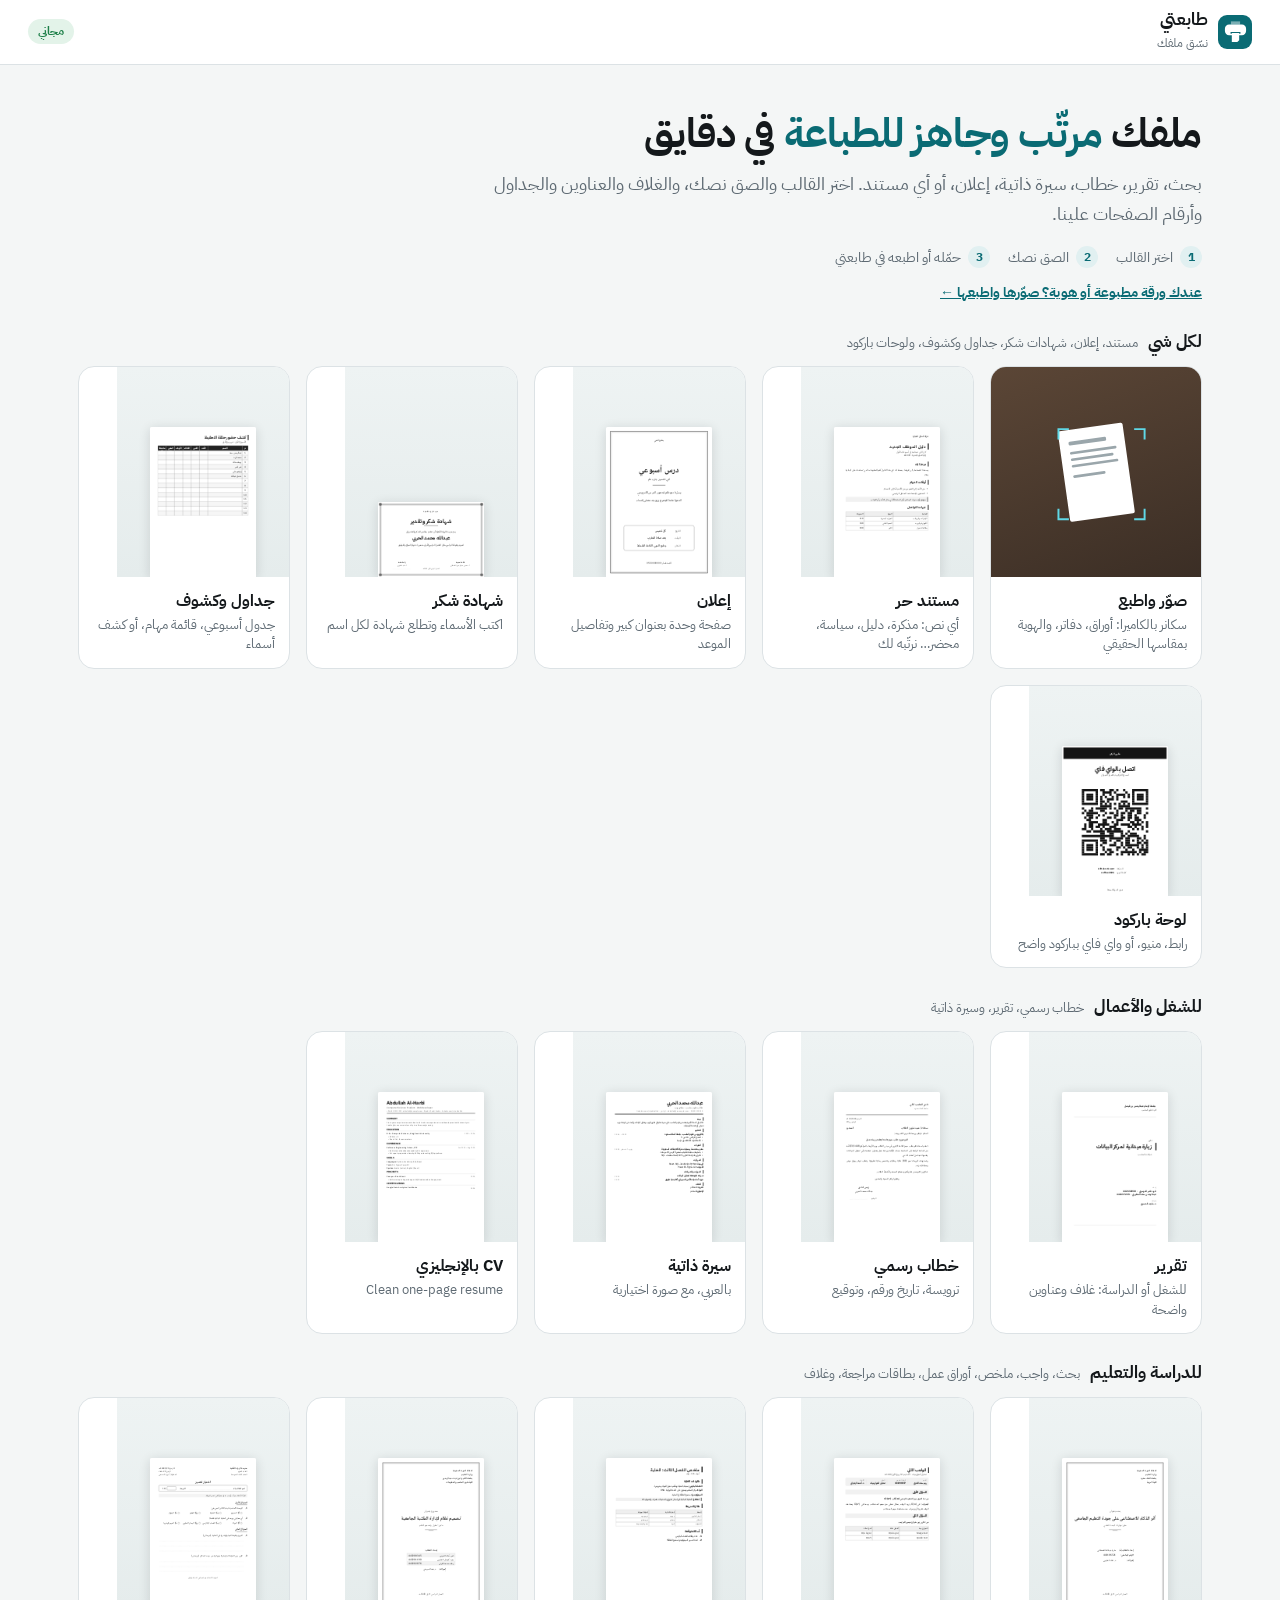
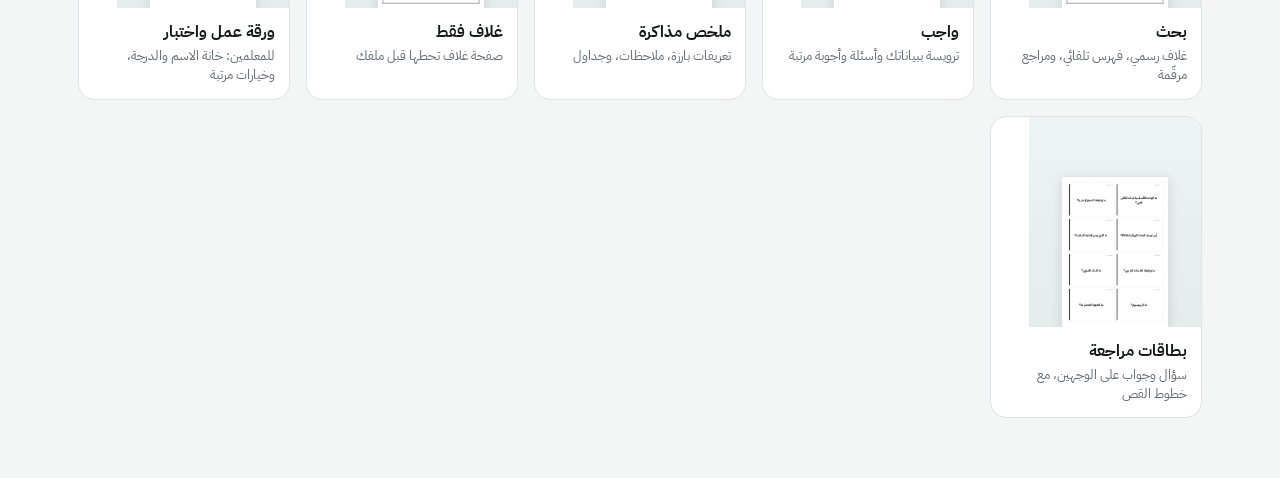
<file: f/index.html>
<!doctype html>
<html lang="ar" dir="rtl">
<head>
<meta charset="utf-8">
<meta name="viewport" content="width=device-width, initial-scale=1, viewport-fit=cover">
<meta name="theme-color" content="#FFFFFF">
<meta name="robots" content="index, follow">
<link rel="canonical" href="https://www.tabaety.com/f/">
<meta property="og:title" content="نسّق ملفك — طابعتي">
<meta property="og:description" content="بحث، تقرير، خطاب، سيرة ذاتية، شهادات وأوراق عمل. اختر القالب والصق نصك، ويطلع ملفك مرتب وجاهز للطباعة.">
<meta property="og:type" content="website">
<meta property="og:url" content="https://www.tabaety.com/f/">
<meta property="og:locale" content="ar_SA">
<title>نسّق ملفك — طابعتي</title>
<meta name="description" content="بحث، تقرير، واجب، ملخص، خطاب أو سيرة ذاتية. اختر القالب، الصق نصك، وملفك يطلع مرتب وجاهز للطباعة.">
<link rel="icon" href="/assets/brand/favicon.svg" type="image/svg+xml">
<link rel="icon" href="/favicon.ico" sizes="any">
<link rel="preload" href="/assets/fonts/plex-400.woff" as="font" type="font/woff" crossorigin>
<link rel="preload" href="/assets/fonts/plex-700.woff" as="font" type="font/woff" crossorigin>
<style>
@font-face{font-family:'TPlex';src:url(/assets/fonts/plex-400.woff) format('woff');font-weight:400;font-display:swap}
@font-face{font-family:'TPlex';src:url(/assets/fonts/plex-700.woff) format('woff');font-weight:700;font-display:swap}
@font-face{font-family:'TNaskh';src:url(/assets/fonts/naskh-400.woff) format('woff');font-weight:400;font-display:swap}
@font-face{font-family:'TNaskh';src:url(/assets/fonts/naskh-700.woff) format('woff');font-weight:700;font-display:swap}
@font-face{font-family:'TAmiri';src:url(/assets/fonts/amiri-400.woff) format('woff');font-weight:400;font-display:swap}
@font-face{font-family:'TAmiri';src:url(/assets/fonts/amiri-700.woff) format('woff');font-weight:700;font-display:swap}
:root{
  --ink:#14181B; --ink-2:#5E6A73; --ink-3:#8A959C; --line:#DCE2E5; --line-2:#EBEFF1; --ground:#F4F6F6; --card:#FFFFFF;
  --accent:#0A6B74; --accent-ink:#084F56; --accent-tint:#E1F0F1; --accent-2:#12838D;
  --warn-tint:#FBF0DC; --bad:#B83A26; --ok:#1D7F48; --ok-tint:#E3F3E9;
  --desk:#E4E9EA; --r:14px; --shadow:0 1px 2px rgba(20,24,27,.06),0 6px 20px rgba(20,24,27,.06);
  --mono:ui-monospace,SFMono-Regular,Menlo,monospace;
}
*{box-sizing:border-box}
[hidden]{display:none!important}
html{-webkit-text-size-adjust:100%}
html,body{margin:0;background:var(--ground);color:var(--ink);font-family:'TPlex','Segoe UI',Tahoma,sans-serif}
button,input,textarea,select{font-family:inherit;font-size:inherit;color:inherit}
button{cursor:pointer}
:focus-visible{outline:2px solid var(--accent);outline-offset:2px}
a{color:var(--accent)}

/* ---------- الرأس ---------- */
header.top{display:flex;align-items:center;gap:12px;padding:10px clamp(14px,3vw,28px);background:var(--card);border-bottom:1px solid var(--line);position:sticky;top:0;z-index:30;min-height:60px}
.brand{display:flex;align-items:center;gap:10px;text-decoration:none;color:inherit}
.brand .logo{width:34px;height:34px;border-radius:9px;background:#0A6B74;color:#fff;display:grid;place-items:center;flex:none}
.brand b{font-size:16.5px;display:block;line-height:1.2}.brand small{font-size:12px;color:var(--ink-2)}
.top .sp{flex:1}
.beta{font-size:11.5px;font-weight:700;color:var(--ok);background:var(--ok-tint);border-radius:99px;padding:4px 10px;white-space:nowrap}
.saved{font-size:12px;color:var(--ink-3);white-space:nowrap;display:flex;align-items:center;gap:6px}
.saved i{width:7px;height:7px;border-radius:50%;background:var(--ok)}

/* ---------- عام ---------- */
.btn{border:0;border-radius:12px;padding:11px 18px;font-weight:700;font-size:15px;display:inline-flex;align-items:center;justify-content:center;gap:8px;text-decoration:none;line-height:1.2;transition:background .15s,border-color .15s,transform .1s}
.btn:active{transform:translateY(1px)}
.btn.teal{background:var(--accent);color:#fff}.btn.teal:hover{background:var(--accent-ink)}
.btn.light{background:#fff;border:1px solid var(--line);color:var(--ink)}.btn.light:hover{border-color:#B9C4C9}
.btn.ghost{background:transparent;color:var(--accent);padding:8px 10px;font-size:14px}
.btn.sm{padding:8px 12px;font-size:13.5px;border-radius:10px}
.btn[disabled]{opacity:.55;cursor:not-allowed}
.btn svg{width:18px;height:18px;flex:none}
.seg{display:inline-flex;background:var(--line-2);border-radius:11px;padding:3px;gap:2px}
.seg button{border:0;background:transparent;border-radius:9px;padding:7px 12px;font-size:13.5px;font-weight:600;color:var(--ink-2);white-space:nowrap}
.seg button[aria-pressed="true"]{background:#fff;color:var(--ink);box-shadow:0 1px 3px rgba(0,0,0,.1)}

/* ---------- المعرض ---------- */
.gallery{max-width:1180px;margin:0 auto;padding:clamp(18px,4vw,44px) clamp(14px,3vw,28px) 60px}
.hero{display:grid;gap:10px;margin-bottom:26px;max-width:720px}
.hero h1{margin:0;font-size:clamp(26px,4.2vw,40px);line-height:1.25;letter-spacing:-.3px}
.hero h1 em{font-style:normal;color:var(--accent)}
.hero p{margin:0;color:var(--ink-2);font-size:clamp(15px,1.7vw,17.5px);line-height:1.75}
.how{display:flex;flex-wrap:wrap;gap:8px 18px;margin-top:6px;font-size:13.5px;color:var(--ink-2)}
.how span{display:flex;align-items:center;gap:7px}
.how b{width:22px;height:22px;border-radius:50%;background:var(--accent-tint);color:var(--accent);display:grid;place-items:center;font-size:12px}
.resume{display:flex;align-items:center;gap:12px;background:var(--card);border:1px solid var(--line);border-radius:var(--r);padding:12px 14px;margin-bottom:22px;box-shadow:var(--shadow)}
.resume div{flex:1;min-width:0}.resume b{display:block;font-size:15px}.resume span{font-size:13px;color:var(--ink-2);overflow:hidden;text-overflow:ellipsis;white-space:nowrap;display:block}
.g-head{display:flex;align-items:baseline;gap:10px;margin:26px 0 12px}
.g-head h2{margin:0;font-size:17px}.g-head span{font-size:13px;color:var(--ink-2)}
.cards{display:grid;grid-template-columns:repeat(auto-fill,minmax(200px,1fr));gap:16px}
.tcard{text-decoration:none;color:inherit;background:var(--card);border:1px solid var(--line);border-radius:16px;padding:0;text-align:start;display:flex;flex-direction:column;overflow:hidden;transition:transform .2s,box-shadow .2s,border-color .2s}
.tcard:hover{transform:translateY(-3px);box-shadow:0 12px 30px rgba(20,24,27,.10);border-color:#C7D1D5}
.tcard .thumb{background:linear-gradient(180deg,#EEF3F3,#E5ECEC);padding:16px 18px 0;display:flex;justify-content:center;align-items:flex-end;height:210px;overflow:hidden}
.tcard canvas{width:78%;max-width:180px;aspect-ratio:595.28/841.89;align-self:flex-end;background:#fff;box-shadow:0 2px 12px rgba(20,24,27,.14);border-radius:2px 2px 0 0;display:block;transition:transform .25s}
.tcard:hover canvas{transform:translateY(-4px)}
.tcard .meta{padding:12px 14px 14px;display:flex;flex-direction:column;gap:3px}
.tcard b{font-size:15.5px}.tcard .meta span{font-size:12.5px;color:var(--ink-2);line-height:1.55}

/* ---------- المحرر ---------- */
.editor{display:grid;grid-template-columns:minmax(0,460px) minmax(0,1fr);min-height:calc(100dvh - 60px)}
.side{background:var(--card);border-inline-end:1px solid var(--line);display:flex;flex-direction:column;min-width:0}
.side-head{position:sticky;top:60px;z-index:20;background:var(--card);border-bottom:1px solid var(--line);padding:12px 18px 0}
.crumbs{display:flex;align-items:center;gap:8px;margin-bottom:10px}
.crumbs .back{white-space:nowrap;flex:none;border:1px solid var(--line);background:#fff;border-radius:10px;padding:6px 10px;font-size:13px;font-weight:600;color:var(--ink-2)}
.crumbs .back:hover{border-color:var(--accent);color:var(--accent)}
.crumbs b{font-size:15px;overflow:hidden;text-overflow:ellipsis;white-space:nowrap}
.tabs{display:flex;gap:4px}
.tabs button{flex:1;border:0;background:transparent;padding:10px 4px 11px;font-size:14px;font-weight:600;color:var(--ink-2);border-bottom:2.5px solid transparent;display:flex;align-items:center;justify-content:center;gap:6px}
.tabs button .n{width:20px;height:20px;border-radius:50%;background:var(--line-2);font-size:11.5px;display:grid;place-items:center}
.tabs button[aria-selected="true"]{color:var(--accent);border-bottom-color:var(--accent)}
.tabs button[aria-selected="true"] .n{background:var(--accent);color:#fff}
.tabs .pv-tab{display:none}
.panes{padding:18px;display:flex;flex-direction:column;gap:16px;flex:1}
.pane{display:flex;flex-direction:column;gap:16px}
.group{display:flex;flex-direction:column;gap:10px}
.group > h3{margin:0;font-size:13.5px;color:var(--ink-2);font-weight:700;display:flex;align-items:center;justify-content:space-between;gap:8px}
.fields{display:grid;grid-template-columns:1fr 1fr;gap:12px}
.fld{display:flex;flex-direction:column;gap:5px;min-width:0}
.fld.wide{grid-column:1/-1}
.fld label{font-size:12.5px;color:var(--ink-2);font-weight:600}
input.in,textarea.in,select.in{width:100%;border:1px solid var(--line);border-radius:11px;padding:10px 12px;background:#FBFCFC;font-size:15.5px;transition:border-color .15s,box-shadow .15s,background .15s}
input.in:focus,textarea.in:focus,select.in:focus{border-color:var(--accent);background:#fff;outline:none;box-shadow:0 0 0 3px var(--accent-tint)}
input.in::placeholder,textarea.in::placeholder{color:#A3ADB3}
.people{display:flex;flex-direction:column;gap:8px}
.person{display:grid;grid-template-columns:1fr 132px 36px;gap:8px;align-items:center}
.icon-x{width:36px;height:40px;border-radius:10px;border:1px solid var(--line);background:#fff;color:var(--ink-3);display:grid;place-items:center;font-size:15px;padding:0}
.icon-x:hover{color:var(--bad);border-color:#E8B9B0}
.add{border:1.5px dashed #C9D3D7;border-radius:11px;background:transparent;padding:10px;font-weight:600;color:var(--accent);font-size:14px}
.add:hover{border-color:var(--accent);background:var(--accent-tint)}
.imgpick{display:flex;align-items:center;gap:12px;border:1.5px dashed #C9D3D7;border-radius:12px;padding:10px 12px;cursor:pointer;background:#FBFCFC}
.imgpick:hover{border-color:var(--accent)}
.imgpick .pv{width:52px;height:52px;border-radius:10px;background:var(--line-2);display:grid;place-items:center;color:var(--ink-3);overflow:hidden;flex:none}
.imgpick .pv img{width:100%;height:100%;object-fit:contain}
.imgpick.round .pv,.imgpick.round .pv img{border-radius:50%;object-fit:cover}
.imgpick div{flex:1;min-width:0}.imgpick b{font-size:14px;display:block}.imgpick span{font-size:12.5px;color:var(--ink-2)}
.imgpick input{display:none}
.mode{display:flex;align-items:center;justify-content:space-between;gap:10px;flex-wrap:wrap}
.secs{display:flex;flex-direction:column;gap:12px}
.sec{border:1px solid var(--line);border-radius:13px;background:#fff;overflow:hidden;transition:border-color .15s,box-shadow .15s}
.sec:focus-within{border-color:#A9C9CD;box-shadow:0 0 0 3px var(--accent-tint)}
.sec-top{display:flex;gap:6px;align-items:center;padding:8px 8px 8px 8px;background:#F8FAFA;border-bottom:1px solid var(--line-2)}
.sec-top .num{width:26px;height:26px;border-radius:8px;background:var(--accent-tint);color:var(--accent);font-size:12.5px;font-weight:700;display:grid;place-items:center;flex:none}
.sec-top input{flex:1;min-width:0;border:0;background:transparent;font-weight:700;font-size:15px;padding:6px 4px}
.sec-top input:focus{outline:none}
.sec-tools{display:flex;gap:2px}
.sec-tools button{width:32px;height:32px;border-radius:8px;border:0;background:transparent;color:var(--ink-3);font-size:15px;display:grid;place-items:center;padding:0}
.sec-tools button:hover:not([disabled]){background:var(--line-2);color:var(--ink)}
.sec-tools button[disabled]{opacity:.3;cursor:default}
.sec textarea{display:block;width:100%;border:0;resize:vertical;min-height:130px;padding:12px 14px;font-size:15px;line-height:1.85;background:#fff}
.sec textarea:focus{outline:none}
.sec-foot{display:flex;justify-content:space-between;padding:0 12px 8px;font-size:11.5px;color:var(--ink-3)}
.fulltext{min-height:46vh;line-height:1.85;font-size:15px}
.outline{display:flex;flex-wrap:wrap;gap:6px;align-items:center;font-size:12.5px;color:var(--ink-2)}
.outline span{background:var(--accent-tint);color:var(--accent-ink);border-radius:99px;padding:3px 10px;font-weight:600}
details.help{border:1px solid var(--line);border-radius:12px;background:#FBFCFC;font-size:13.5px}
details.help summary{padding:10px 12px;cursor:pointer;font-weight:600;color:var(--ink-2);list-style:none;display:flex;align-items:center;gap:8px}
details.help summary::-webkit-details-marker{display:none}
details.help summary::before{content:"؟";width:20px;height:20px;border-radius:50%;background:var(--line-2);display:grid;place-items:center;font-size:12px}
details.help[open] summary{border-bottom:1px solid var(--line)}
.help table{width:100%;border-collapse:collapse;font-size:13px}
.help td{padding:7px 12px;border-bottom:1px solid var(--line-2);vertical-align:top}
.help td:first-child{white-space:nowrap;font-family:var(--mono);direction:ltr;text-align:left;color:var(--accent-ink);width:1%}
.help tr:last-child td{border-bottom:0}
.themes{display:grid;grid-template-columns:repeat(3,1fr);gap:10px}
.theme{border:1.5px solid var(--line);border-radius:13px;background:#fff;padding:8px 8px 10px;display:flex;flex-direction:column;gap:8px;align-items:center;text-align:center}
.theme canvas{width:100%;aspect-ratio:595.28/841.89;background:#fff;border:1px solid var(--line-2);border-radius:4px;display:block}
.theme b{font-size:13.5px}
.theme[aria-pressed="true"]{border-color:var(--accent);box-shadow:0 0 0 3px var(--accent-tint)}
.fonts{display:grid;grid-template-columns:repeat(3,1fr);gap:10px}
.fontc{border:1.5px solid var(--line);border-radius:13px;background:#fff;padding:10px 8px;display:flex;flex-direction:column;align-items:center;gap:2px}
.fontc .s{font-size:22px;line-height:1.5}
.fontc b{font-size:12.5px}.fontc span{font-size:11px;color:var(--ink-3)}
.fontc[aria-pressed="true"]{border-color:var(--accent);box-shadow:0 0 0 3px var(--accent-tint)}
.opts{display:flex;flex-direction:column;border:1px solid var(--line);border-radius:13px;background:#fff}
.opt{display:flex;align-items:center;justify-content:space-between;gap:12px;padding:11px 14px;border-bottom:1px solid var(--line-2);font-size:14.5px}
.opt:last-child{border-bottom:0}
.opt small{display:block;font-size:12px;color:var(--ink-3)}
.switch{position:relative;width:44px;height:26px;flex:none}
.switch input{position:absolute;inset:0;opacity:0;margin:0;cursor:pointer;z-index:1}
.switch span{position:absolute;inset:0;border-radius:99px;background:#CDD5D9;transition:background .2s}
.switch span::after{content:"";position:absolute;top:3px;right:3px;width:20px;height:20px;border-radius:50%;background:#fff;box-shadow:0 1px 3px rgba(0,0,0,.2);transition:transform .2s}
.switch input:checked + span{background:var(--accent)}
.switch input:checked + span::after{transform:translateX(-18px)}
.switch input:focus-visible + span{outline:2px solid var(--accent);outline-offset:2px}
.reset-row{display:flex;justify-content:space-between;gap:8px;flex-wrap:wrap}

/* ---------- المعاينة ---------- */
.stage{position:relative;background:var(--desk);display:flex;flex-direction:column;min-width:0}
.stage-bar{position:sticky;top:60px;z-index:15;display:flex;align-items:center;gap:10px;padding:10px 18px;background:rgba(228,233,234,.92);backdrop-filter:blur(8px);-webkit-backdrop-filter:blur(8px);border-bottom:1px solid #D5DCDE}
.stage-bar .count{font-weight:700;font-size:14px}
.stage-bar .where{font-size:13px;color:var(--ink-2)}
.stage-bar .sp{flex:1}
.zoom{display:flex;gap:4px}
.zoom button{width:34px;height:34px;border-radius:9px;border:1px solid #CBD4D7;background:#fff;font-size:17px;display:grid;place-items:center;padding:0;color:var(--ink-2)}
.pages{--pw:520px;flex:1;padding:24px 18px 40px;display:grid;grid-template-columns:repeat(auto-fill,minmax(min(100%,var(--pw)),var(--pw)));justify-content:center;gap:22px;align-content:start}
.page{position:relative}
.page canvas{width:100%;height:auto;aspect-ratio:595.28/841.89;background:#fff;box-shadow:0 1px 3px rgba(20,24,27,.12),0 10px 30px rgba(20,24,27,.10);border-radius:2px;display:block}
.page .pn{position:absolute;bottom:-18px;inset-inline:0;text-align:center;font-size:11.5px;color:var(--ink-3)}
.stage-foot{position:sticky;bottom:0;z-index:15;display:flex;align-items:center;gap:10px;flex-wrap:wrap;padding:12px 18px calc(12px + env(safe-area-inset-bottom));background:rgba(255,255,255,.94);backdrop-filter:blur(8px);-webkit-backdrop-filter:blur(8px);border-top:1px solid var(--line)}
.stage-foot .note{flex:1;min-width:180px;font-size:12.5px;color:var(--ink-2);line-height:1.6}
.empty-hint{grid-column:1/-1;text-align:center;color:var(--ink-2);padding:60px 10px;font-size:14px}

/* ---------- نافذة اختيار الطابعة ---------- */
.modal{position:fixed;inset:0;z-index:60;background:rgba(10,20,24,.45);display:grid;place-items:center;padding:16px;animation:fade .2s}
@keyframes fade{from{opacity:0}}
.sheet{background:#fff;border-radius:18px;width:min(520px,100%);max-height:min(680px,92dvh);display:flex;flex-direction:column;overflow:hidden;box-shadow:0 24px 60px rgba(0,0,0,.25);animation:up .25s cubic-bezier(.2,.8,.3,1)}
@keyframes up{from{transform:translateY(20px);opacity:0}}
.sheet-h{display:flex;align-items:center;gap:10px;padding:16px 18px;border-bottom:1px solid var(--line)}
.sheet-h b{flex:1;font-size:17px}
.sheet-b{padding:14px 18px;overflow:auto;display:flex;flex-direction:column;gap:10px}
.sheet-f{padding:14px 18px;border-top:1px solid var(--line);display:flex;gap:8px}
.sheet-f .btn{flex:1}
.krow{display:flex;align-items:center;gap:12px;border:1.5px solid var(--line);border-radius:13px;padding:10px 12px;background:#fff;text-align:start;width:100%}
.krow:hover:not([disabled]){border-color:var(--accent)}
.krow[aria-pressed="true"]{border-color:var(--accent);background:var(--accent-tint)}
.krow[disabled]{opacity:.55;cursor:not-allowed}
.krow .code{font:600 15px var(--mono);background:var(--accent-tint);color:var(--accent);border-radius:8px;padding:4px 8px;direction:ltr}
.krow div{flex:1;min-width:0}.krow b{display:block;font-size:14.5px}.krow span{font-size:12.5px;color:var(--ink-2)}
.pill{display:inline-flex;align-items:center;gap:5px;font-size:11.5px;font-weight:600;border-radius:99px;padding:3px 9px;white-space:nowrap}
.pill i{width:6px;height:6px;border-radius:50%;background:currentColor}
.pill.ok{color:var(--ok);background:var(--ok-tint)}.pill.no{color:var(--ink-2);background:var(--line-2)}
.progress{height:6px;border-radius:3px;background:var(--line-2);overflow:hidden}.progress i{display:block;height:100%;background:var(--accent);width:0;transition:width .2s}

/* ---------- الجوال ---------- */
.mbar{display:none}
@media (max-width:1099px){.editor{grid-template-columns:minmax(0,390px) minmax(0,1fr)}.pages{--pw:440px}.stage-foot .note{display:none}.stage-foot .btn{flex:1}}
@media (max-width:759px){
  .editor{display:block;min-height:0}
  .side{border:0;min-height:calc(100dvh - 60px)}
  .side-head{padding:10px 14px 0}
  .panes{padding:16px 14px 110px}
  .tabs .pv-tab{display:flex}
  .tabs button{font-size:13px}.tabs button .n{display:none}
  .stage{display:none}
  .editor.show-pv .side .panes{display:none}
  .editor.show-pv .stage{display:flex;position:fixed;inset:calc(60px + var(--sh,96px)) 0 0 0;z-index:12;overflow:auto}
  .editor.show-pv .stage-bar{position:sticky;top:0}
  .pages{display:flex;grid-template-columns:none;overflow-x:auto;scroll-snap-type:x mandatory;gap:14px;padding:18px 7vw 34px;align-items:flex-start;justify-content:flex-start;-webkit-overflow-scrolling:touch;scrollbar-width:none}
  .pages::-webkit-scrollbar{display:none}
  .page{flex:0 0 86vw;scroll-snap-align:center}
  .stage-foot{display:none}
  .zoom{display:none}
  .mbar{display:flex;position:fixed;inset:auto 0 0 0;z-index:25;gap:8px;padding:10px 14px calc(10px + env(safe-area-inset-bottom));background:rgba(255,255,255,.96);backdrop-filter:blur(8px);-webkit-backdrop-filter:blur(8px);border-top:1px solid var(--line)}
  .mbar .btn{flex:1;padding:12px 8px;font-size:14.5px}
  .mbar .btn.light{flex:0 0 auto}
  .fields{grid-template-columns:1fr}
  .person{grid-template-columns:1fr 110px 36px}
  .themes,.fonts{gap:8px}
  .beta{display:none}
  .cards{grid-template-columns:repeat(2,minmax(0,1fr));gap:12px}
  .tcard .thumb{height:170px;padding:12px 12px 0}
  .tcard .meta{padding:10px 11px 12px}.tcard b{font-size:14.5px}.tcard .meta span{font-size:12px}
}
@media (prefers-reduced-motion:reduce){*{animation:none!important;transition:none!important}}
</style>
</head>
<body>
<header class="top">
  <a class="brand" href="/" aria-label="طابعتي — الصفحة الرئيسية">
    <span class="logo"><svg aria-hidden="true" width="23" height="23" viewBox="0 0 100 100" fill="currentColor"><path d="M30 6H70V20H30Z" fill-opacity=".45"/><path d="M22 20H78A18 18 0 0 1 96 38V48A18 18 0 0 1 78 66H22A18 18 0 0 1 4 48V38A18 18 0 0 1 22 20ZM30 52H70A2 2 0 0 1 72 54V58A2 2 0 0 1 70 60H30A2 2 0 0 1 28 58V54A2 2 0 0 1 30 52Z" fill-rule="evenodd"/><path d="M34 56H66V88L58 96H34Z"/></svg></span>
    <span><b>طابعتي</b><small>نسّق ملفك</small></span>
  </a>
  <span class="sp"></span>
  <span class="saved" id="saved" hidden><i></i>محفوظ تلقائيًا</span>
  <span class="beta">مجاني</span>
</header>

<!-- ======== المعرض ======== -->
<main class="gallery" id="gallery">
  <div class="hero">
    <h1>ملفك <em>مرتّب وجاهز للطباعة</em> في دقايق</h1>
    <p>بحث، تقرير، خطاب، سيرة ذاتية، إعلان، أو أي مستند. اختر القالب والصق نصك، والغلاف والعناوين والجداول وأرقام الصفحات علينا.</p>
    <div class="how"><span><b>1</b>اختر القالب</span><span><b>2</b>الصق نصك</span><span><b>3</b>حمّله أو اطبعه في طابعتي</span></div>
    <a href="/s/" id="scanLink" style="font-size:14px;font-weight:600;margin-top:4px">عندك ورقة مطبوعة أو هوية؟ صوّرها واطبعها ←</a>
  </div>
  <div class="resume" id="resume" hidden>
    <div><b id="resumeT"></b><span id="resumeS"></span></div>
    <button class="btn teal sm" id="resumeBtn" type="button">كمّل</button>
  </div>
  <div class="g-head"><h2>لكل شي</h2><span>مستند، إعلان، شهادات شكر، جداول وكشوف، ولوحات باركود</span></div>
  <div class="cards" id="cardsAny"></div>
  <div class="g-head"><h2>للشغل والأعمال</h2><span>خطاب رسمي، تقرير، وسيرة ذاتية</span></div>
  <div class="cards" id="cardsWork"></div>
  <div class="g-head"><h2>للدراسة والتعليم</h2><span>بحث، واجب، ملخص، أوراق عمل، بطاقات مراجعة، وغلاف</span></div>
  <div class="cards" id="cardsUni"></div>
</main>

<!-- ======== المحرر ======== -->
<div class="editor" id="editor" hidden>
  <section class="side" aria-label="تعبئة الملف">
    <div class="side-head" id="sideHead">
      <div class="crumbs"><button class="back" id="back" type="button">→ القوالب</button><b id="docName"></b></div>
      <div class="tabs" role="tablist">
        <button role="tab" data-tab="data" aria-selected="true"><span class="n">1</span>البيانات</button>
        <button role="tab" data-tab="content" id="tabContent"><span class="n">2</span>المحتوى</button>
        <button role="tab" data-tab="style"><span class="n" id="styleN">3</span>الشكل</button>
        <button role="tab" data-tab="preview" class="pv-tab">المعاينة</button>
      </div>
    </div>
    <div class="panes">
      <div class="pane" data-pane="data" id="paneData"></div>
      <div class="pane" data-pane="content" id="paneContent" hidden></div>
      <div class="pane" data-pane="style" id="paneStyle" hidden></div>
    </div>
  </section>

  <section class="stage" id="stage" aria-label="معاينة الملف">
    <div class="stage-bar">
      <span class="count" id="pcount" aria-live="polite"></span><span class="where" id="pwhere"></span>
      <span class="sp"></span>
      <div class="zoom"><button type="button" id="zOut" aria-label="تصغير">−</button><button type="button" id="zIn" aria-label="تكبير">+</button></div>
    </div>
    <div class="pages" id="pages"></div>
    <div class="stage-foot">
      <p class="note">العلامة المائية للمعاينة فقط، وملفك يطلع نظيف بدونها.</p>
      <button class="btn light" id="dl" type="button"><svg viewBox="0 0 24 24" fill="none" stroke="currentColor" stroke-width="2" stroke-linecap="round" stroke-linejoin="round"><path d="M12 4v11m0 0 4.5-4.5M12 15l-4.5-4.5M5 19h14"/></svg>تحميل PDF</button>
      <button class="btn teal" id="pr" type="button"><svg viewBox="0 0 24 24" fill="none" stroke="currentColor" stroke-width="2" stroke-linecap="round" stroke-linejoin="round"><path d="M7 9V3h10v6M7 17H5a2 2 0 0 1-2-2v-4a2 2 0 0 1 2-2h14a2 2 0 0 1 2 2v4a2 2 0 0 1-2 2h-2M7 14h10v7H7z"/></svg>اطبعه في طابعتي</button>
    </div>
  </section>
</div>

<div class="mbar" id="mbar" hidden>
  <button class="btn light" id="mPrev" type="button">→</button>
  <button class="btn teal" id="mNext" type="button">التالي</button>
</div>

<div class="modal" id="modal" hidden role="dialog" aria-modal="true" aria-labelledby="mTitle">
  <div class="sheet">
    <div class="sheet-h"><b id="mTitle"></b><button class="icon-x" id="mClose" type="button" aria-label="إغلاق">✕</button></div>
    <div class="sheet-b" id="mBody"></div>
    <div class="sheet-f" id="mFoot"></div>
  </div>
</div>

<script src="/assets/vendor/qrcode.js"></script>
<script src="engine.js"></script>
<script src="templates.js"></script>
<script>
"use strict";
const $ = (s, r = document) => r.querySelector(s);
const $$ = (s, r = document) => [...r.querySelectorAll(s)];
const esc = (s) => String(s ?? "").replace(/[&<>"']/g, (c) => ({ "&": "&amp;", "<": "&lt;", ">": "&gt;", '"': "&quot;", "'": "&#39;" }[c]));
const { TPL, THEMES, FONTS, fresh, build } = window.TFT;
const SB = "https://dloicztspjligjjowhps.supabase.co";
const ANON = "eyJhbGciOiJIUzI1NiIsInR5cCI6IkpXVCJ9.eyJpc3MiOiJzdXBhYmFzZSIsInJlZiI6ImRsb2ljenRzcGpsaWdqam93aHBzIiwicm9sZSI6ImFub24iLCJpYXQiOjE3ODU3NDkxNTIsImV4cCI6MjEwMTMyNTE1Mn0.uxb31-8o4dBF09sTAXpb4whQ6h_NZwpe0bD43Ucye9M";
const Q = new URLSearchParams(location.search);
const KIOSK = /^[A-Za-z0-9_-]{1,20}$/.test(Q.get("k") || "") ? Q.get("k") : "";
const SERVICE = "format";
// عدّاد استخدام الخدمة (بدون أي بيانات شخصية)، عشان نعرف وش يستخدمه الناس
const track = (event, tpl) => { try { fetch(`${SB}/rest/v1/rpc/svc_track`, { method: "POST", keepalive: true, headers: { apikey: ANON, Authorization: `Bearer ${ANON}`, "Content-Type": "application/json" }, body: JSON.stringify({ p_service: SERVICE, p_event: event, p_tpl: tpl || null, p_kiosk: KIOSK || null }) }).catch(() => {}); } catch { /* */ } };
const pages = (n) => n === 1 ? "صفحة وحدة" : n === 2 ? "صفحتين" : `${n} ${n <= 10 ? "صفحات" : "صفحة"}`;
const isMobile = () => matchMedia("(max-width:759px)").matches;

// نرسم صفحة على canvas بعرض معيّن (الصفحة ممكن تكون بالعرض مثل الشهادة)
function paint(c, page, cssW, mark) {
  const pw = page.land ? TF.PH : TF.PW, ph = page.land ? TF.PW : TF.PH, sc = cssW / pw * Math.min(2, devicePixelRatio || 1);
  c.style.aspectRatio = `${pw}/${ph}`;
  c.width = Math.round(pw * sc); c.height = Math.round(ph * sc);
  TF.draw(c.getContext("2d"), page, sc, mark);
}

/* ================= الحفظ ================= */
const KEY = "tabaety_fmt_v2";
let STORE = { last: null, drafts: {} };
try { const s = JSON.parse(localStorage.getItem(KEY)); if (s && s.drafts) STORE = s; } catch { /* */ }
let D = null, saveT = 0;
function save() {
  if (!D) return;
  D.at = Date.now(); STORE.drafts[D.tpl] = D; STORE.last = D.tpl;
  clearTimeout(saveT);
  saveT = setTimeout(() => {
    try { localStorage.setItem(KEY, JSON.stringify(STORE, (k, v) => k === "_secs" ? undefined : v)); $("#saved").hidden = false; }
    catch { try { const lite = JSON.parse(JSON.stringify(STORE)); Object.values(lite.drafts).forEach((d) => { d.logo = ""; d.photo = ""; }); localStorage.setItem(KEY, JSON.stringify(lite)); } catch { /* المتصفح ما يسمح بالحفظ */ } }
  }, 400);
}
const hasContent = (d) => {
  if (!d || !TPL[d.tpl]) return false;
  const defs = Object.fromEntries(TPL[d.tpl].fields.map((f) => [f[0], f[2] || ""]));
  const skip = ["kind", "periods", "salute", "uni", "college", "term", "teacher", "course", "city", "phone", "headline"];
  return Object.entries(d.f || {}).some(([k, v]) => !skip.includes(k) && (v || "").trim() && v !== defs[k]) ||
    (d.people || []).some((p) => (p.n || "").trim()) || (d.secs || []).some((s) => s.t.trim()) || !!(d.full || "").trim();
};

/* ================= المعرض ================= */
async function renderGallery() {
  const card = (k) => `<button class="tcard" type="button" data-t="${k}"><div class="thumb"><canvas aria-hidden="true"></canvas></div><div class="meta"><b>${esc(TPL[k].name)}</b><span>${esc(TPL[k].desc)}</span></div></button>`;
  const keys = Object.keys(TPL);
  $("#cardsUni").innerHTML = keys.filter((k) => TPL[k].group === "uni").map(card).join("");
  $("#cardsWork").innerHTML = keys.filter((k) => TPL[k].group === "work").map(card).join("");
  $("#cardsAny").innerHTML = `<a class="tcard" href="/s/${KIOSK ? `?k=${KIOSK}` : ""}"><div class="thumb" style="background:linear-gradient(160deg,#5B4636,#3B2E25);align-items:center;padding:16px"><svg viewBox="0 0 240 160" width="88%" aria-hidden="true"><g transform="rotate(-8 120 80)"><rect x="70" y="10" width="100" height="140" rx="3" fill="#fff"/><g fill="#9AA6AB"><rect x="84" y="28" width="58" height="6" rx="2"/><rect x="84" y="44" width="72" height="4" rx="2"/><rect x="84" y="54" width="66" height="4" rx="2"/><rect x="84" y="64" width="72" height="4" rx="2"/><rect x="84" y="80" width="50" height="4" rx="2"/></g></g><g fill="none" stroke="#5FD8E6" stroke-width="3"><path d="M62 30v-16h16M178 14h16v16M194 136v16h-16M78 152H62v-16"/></g></svg></div><div class="meta"><b>صوّر واطبع</b><span>سكانر بالكاميرا: أوراق، دفاتر، والهوية بمقاسها الحقيقي</span></div></a>` + keys.filter((k) => TPL[k].group === "any").map(card).join("");
  $$(".tcard[data-t]").forEach((b) => b.onclick = () => open(b.dataset.t));
  const last = STORE.last && STORE.drafts[STORE.last];
  if (last && hasContent(last)) {
    $("#resume").hidden = false;
    $("#resumeT").textContent = `كمّل ${TPL[last.tpl].name}${last.f.title ? `: ${last.f.title}` : ""}`;
    $("#resumeS").textContent = `آخر تعديل ${new Date(last.at || Date.now()).toLocaleString("ar-SA-u-nu-latn", { weekday: "long", hour: "numeric", minute: "2-digit" })}`;
    $("#resumeBtn").onclick = () => open(last.tpl);
  }
  await Promise.all([TF.loadFont("naskh"), TF.loadFont("plex")]);
  for (const b of $$(".tcard[data-t]")) {
    const d = fresh(b.dataset.t, true), W = build(d), c = $("canvas", b);
    await TF.loadImages(W.images);
    paint(c, W.pages[0], c.clientWidth || 160, false);
    await new Promise((r) => setTimeout(r, 0));
  }
}

/* ================= فتح قالب ================= */
let TAB = "data";
function open(tpl, opts = {}) {
  if (!opts.sample) track("open", tpl);
  const old = STORE.drafts[tpl];
  D = old && old.v === 2 && !opts.sample ? old : fresh(tpl, !!opts.sample);
  // ننقل البيانات الشخصية من آخر ملف عشان ما يكتبها مرتين
  if (!old && !opts.sample) {
    const prev = STORE.last && STORE.drafts[STORE.last];
    if (prev && prev.tpl !== tpl && TPL[prev.tpl].rtl === TPL[tpl].rtl) {
      ["uni", "college", "course", "teacher", "term", "name", "phone", "email", "city", "link"].forEach((k) => { if (k in D.f && prev.f[k]) D.f[k] = prev.f[k]; });
      if (TPL[tpl].people && prev.people?.some((p) => p.n)) D.people = prev.people.map((p) => ({ ...p }));
      if (TPL[tpl].logo && prev.logo) D.logo = prev.logo;
    }
  }
  $("#gallery").hidden = true; $("#editor").hidden = false; $("#mbar").hidden = false;
  document.title = `${TPL[tpl].name} — طابعتي`;
  history.replaceState(null, "", `?t=${tpl}${KIOSK ? `&k=${KIOSK}` : ""}`);
  const noContent = TPL[tpl].content === false;
  $("#tabContent").hidden = noContent; $("#styleN").textContent = noContent ? "2" : "3";
  PV.cache = [];
  $("#pages").innerHTML = "";
  setTab("data", true);
  renderAll();
  TF.loadFont(D.font).then(() => update(true));
  window.scrollTo(0, 0);
}
$("#back").onclick = () => {
  $("#editor").hidden = true; $("#mbar").hidden = true; $("#gallery").hidden = false;
  document.title = "نسّق ملفك — طابعتي"; history.replaceState(null, "", KIOSK ? `?k=${KIOSK}` : location.pathname);
  renderGallery(); window.scrollTo(0, 0);
};

/* ================= التبويبات ================= */
const ORDER = () => TPL[D.tpl].content === false ? ["data", "style", "preview"] : ["data", "content", "style", "preview"];
function setTab(t, silent) {
  if (t === "preview" && !isMobile()) t = "style";
  TAB = t;
  $$(".tabs [data-tab]").forEach((b) => b.setAttribute("aria-selected", String(b.dataset.tab === t)));
  $$(".pane").forEach((p) => p.hidden = p.dataset.pane !== t);
  $("#editor").classList.toggle("show-pv", t === "preview");
  document.documentElement.style.setProperty("--sh", $("#sideHead").offsetHeight + "px");
  const o = ORDER(), i = o.indexOf(t);
  $("#mPrev").hidden = i === 0;
  if (t === "preview") { $("#mNext").innerHTML = "اطبعه في طابعتي"; $("#mPrev").textContent = "تحميل PDF"; $("#mPrev").hidden = false; }
  else { $("#mNext").textContent = o[i + 1] === "preview" ? `المعاينة · ${pages(PV.n || 1)}` : "التالي"; $("#mPrev").textContent = "→"; }
  if (t === "style") renderThemeThumbs();
  if (t === "preview") { renderPreview(); }
  if (!silent) window.scrollTo({ top: 0 });
}
$$(".tabs [data-tab]").forEach((b) => b.onclick = () => setTab(b.dataset.tab));
$("#mNext").onclick = () => { if (TAB === "preview") return printFlow(); const o = ORDER(); setTab(o[o.indexOf(TAB) + 1]); window.scrollTo(0, 0); };
$("#mPrev").onclick = () => { if (TAB === "preview") return download($("#mPrev")); const o = ORDER(); setTab(o[Math.max(0, o.indexOf(TAB) - 1)]); window.scrollTo(0, 0); };

/* ================= البيانات ================= */
function renderAll() {
  $("#docName").textContent = TPL[D.tpl].name + (D.f.title ? ` · ${D.f.title}` : "");
  renderData(); renderContent(); renderStyle();
}
function renderData() {
  const T = TPL[D.tpl], ltr = !T.rtl;
  const kindNow = D.f.kind;
  let h = `<div class="group"><div class="fields">${T.fields.filter((fd) => !fd[6] || fd[6].split(",").includes(kindNow)).map(([k, label, def, wide, type, options]) => {
    const dir = ltr || ["email", "phone", "link", "ssid", "pass"].includes(k) ? "ltr" : "auto";
    if (type === "select") return `<div class="fld wide"><label>${esc(label)}</label><div class="seg" role="group" aria-label="${esc(label)}">${options.map(([val, l]) => `<button type="button" data-sel="${k}" data-v="${val}" aria-pressed="${D.f[k] === val}">${esc(l)}</button>`).join("")}</div></div>`;
    if (type === "area") return `<div class="fld wide"><label for="f_${k}">${esc(label)}</label><textarea class="in" id="f_${k}" data-f="${k}" dir="${dir}" rows="5" style="resize:vertical;line-height:1.8">${esc(D.f[k])}</textarea></div>`;
    return `<div class="fld${wide ? " wide" : ""}"><label for="f_${k}">${esc(label)}</label><input class="in" id="f_${k}" data-f="${k}" value="${esc(D.f[k])}" dir="${dir}" autocomplete="off" ${k === "email" ? 'inputmode="email"' : k === "phone" ? 'inputmode="tel"' : k === "periods" || k === "total" ? 'inputmode="numeric"' : ""}></div>`;
  }).join("")}</div></div>`;
  if (T.people) {
    h += `<div class="group"><h3>${D.tpl === "homework" ? "الطالب/ـة" : D.tpl === "report" ? "إعداد" : "الطلاب"}<span style="font-weight:400;font-size:12px">${D.tpl === "homework" ? "" : "أضف أكثر من اسم لو العمل جماعي"}</span></h3><div class="people" id="people">${D.people.map((p, i) => `
      <div class="person"><input class="in" data-pn="${i}" value="${esc(p.n)}" placeholder="الاسم الكامل" aria-label="اسم الطالب ${i + 1}" dir="auto"><input class="in" data-pi="${i}" value="${esc(p.id)}" placeholder="${D.tpl === "report" ? "الرقم (اختياري)" : "الرقم الجامعي"}" aria-label="الرقم ${i + 1}" inputmode="numeric" dir="ltr"><button type="button" class="icon-x" data-px="${i}" aria-label="احذف" ${D.people.length < 2 ? "disabled style='visibility:hidden'" : ""}>✕</button></div>`).join("")}
      </div>${D.people.length < 10 ? `<button class="add" id="addP" type="button">+ أضف طالب</button>` : ""}</div>`;
  }
  if (T.logo) h += imgPick("logo", T.group === "uni" ? "شعار الجامعة" : "الشعار (اختياري)", "صورة PNG أو JPG", false);
  if (T.photo) h += imgPick("photo", "صورتك الشخصية (اختياري)", "تطلع دائرية أعلى السيرة", true);
  h += `<div class="reset-row"><button class="btn ghost" id="sample" type="button">جرّب بمثال جاهز</button><button class="btn ghost" id="reset" type="button" style="color:var(--bad)">ابدأ من جديد</button></div>`;
  $("#paneData").innerHTML = h;
  $$("[data-sel]").forEach((b) => b.onclick = () => { D.f[b.dataset.sel] = b.dataset.v; renderData(); renderStyle(); update(true); });
  $$("[data-f]").forEach((i) => i.oninput = () => { D.f[i.dataset.f] = i.value; if (i.dataset.f === "title") $("#docName").textContent = TPL[D.tpl].name + (i.value ? ` · ${i.value}` : ""); update(); });
  $$("[data-pn]").forEach((i) => i.oninput = () => { D.people[+i.dataset.pn].n = i.value; update(); });
  $$("[data-pi]").forEach((i) => i.oninput = () => { D.people[+i.dataset.pi].id = i.value.replace(/[٠-٩]/g, (d) => "٠١٢٣٤٥٦٧٨٩".indexOf(d)); update(); });
  $$("[data-px]").forEach((b) => b.onclick = () => { D.people.splice(+b.dataset.px, 1); renderData(); update(true); });
  $("#addP")?.addEventListener("click", () => { D.people.push({ n: "", id: "" }); renderData(); update(true); $(`[data-pn="${D.people.length - 1}"]`)?.focus(); });
  $$(".imgpick input").forEach((inp) => inp.onchange = () => pickImage(inp));
  $$("[data-imgx]").forEach((b) => b.onclick = (e) => { e.preventDefault(); D[b.dataset.imgx] = ""; renderData(); update(true); });
  $("#sample").onclick = () => { if (hasContent(D) && !confirm("نحط مثال جاهز مكان اللي كتبته؟")) return; open(D.tpl, { sample: true }); };
  $("#reset").onclick = () => { if (!confirm("تمسح كل اللي كتبته في هذا القالب؟")) return; delete STORE.drafts[D.tpl]; D = fresh(D.tpl); save(); renderAll(); PV.cache = []; update(true); };
}
function imgPick(key, title, sub, round) {
  const src = D[key];
  return `<div class="group"><label class="imgpick${round ? " round" : ""}"><span class="pv">${src ? `<img src="${src}" alt="">` : `<svg width="22" height="22" viewBox="0 0 24 24" fill="none" stroke="currentColor" stroke-width="1.8"><rect x="3" y="4" width="18" height="16" rx="3"/><circle cx="9" cy="10" r="2"/><path d="m21 16-5-5-9 9"/></svg>`}</span>
    <div><b>${esc(title)}</b><span>${src ? "اضغط لتغييرها" : esc(sub)}</span></div>
    ${src ? `<button class="icon-x" type="button" data-imgx="${key}" aria-label="احذف الصورة">✕</button>` : ""}
    <input type="file" accept="image/*" data-img="${key}"></label></div>`;
}
async function pickImage(inp) {
  const file = inp.files?.[0]; if (!file) return;
  try {
    const bmp = await createImageBitmap(file);
    const max = 640, r = Math.min(1, max / Math.max(bmp.width, bmp.height));
    const c = document.createElement("canvas"); c.width = Math.round(bmp.width * r); c.height = Math.round(bmp.height * r);
    c.getContext("2d").drawImage(bmp, 0, 0, c.width, c.height);
    D[inp.dataset.img] = inp.dataset.img === "photo" ? c.toDataURL("image/jpeg", .88) : c.toDataURL("image/png");
    renderData(); update(true);
  } catch { alert("ما قدرنا نقرأ الصورة. جرّب صورة PNG أو JPG."); }
}

/* ================= المحتوى ================= */
const HELP = `<details class="help"><summary>طريقة الكتابة: عناوين، نقاط، جداول</summary><table>
  <tr><td>## عنوان</td><td>عنوان فرعي داخل القسم</td></tr>
  <tr><td>- نص</td><td>نقطة</td></tr>
  <tr><td>1. نص</td><td>قائمة مرقّمة</td></tr>
  <tr><td>**كلمة**</td><td>كلام عريض وسط السطر</td></tr>
  <tr><td>&gt; نص</td><td>ملاحظة مميزة بخلفية</td></tr>
  <tr><td>| أ | ب |</td><td>جدول (أول سطر = العناوين)</td></tr>
</table><p style="margin:0;padding:10px 12px;color:var(--ink-2);font-size:12.5px;line-height:1.7">نصوص ChatGPT تشتغل مباشرة بنفس هالطريقة. وكل سطر جديد = فقرة جديدة.</p></details>`;
function renderContent() {
  const T = TPL[D.tpl];
  if (T.content === false) { $("#paneContent").innerHTML = ""; return; }
  const dir = T.rtl ? "auto" : "ltr", letter = D.tpl === "letter", summary = D.tpl === "summary";
  let h = "";
  if (!letter && D.tpl !== "poster") h += `<div class="mode"><div class="seg" role="group" aria-label="طريقة الإدخال"><button type="button" data-mode="parts" aria-pressed="${D.mode !== "full"}">قسم قسم</button><button type="button" data-mode="full" aria-pressed="${D.mode === "full"}">الصق النص كامل</button></div></div>`;
  if (D.mode === "full" && !letter && D.tpl !== "poster") {
    h += `<p style="margin:0;font-size:13.5px;color:var(--ink-2);line-height:1.7">الصق نصك كامل هنا، ونقسمه لحالنا على العناوين اللي فيه.</p>
      <textarea class="in fulltext" id="full" dir="${dir}" placeholder="${T.rtl ? "الصق النص هنا…" : "Paste your text here…"}" aria-label="النص كامل">${esc(D.full)}</textarea>
      <div class="outline" id="outline"></div>`;
  } else {
    h += `<div class="secs" id="secs">${D.secs.map((s, i) => `<div class="sec">
      <div class="sec-top"><span class="num">${i + 1}</span><input data-h="${i}" value="${esc(s.h)}" placeholder="${letter ? "عنوان فرعي (اختياري)" : summary ? "عنوان الجزء (اختياري)" : T.rtl ? "عنوان القسم" : "Section title"}" dir="${dir}" aria-label="عنوان القسم ${i + 1}">
        <div class="sec-tools"><button type="button" data-up="${i}" aria-label="حرّك لفوق" ${i ? "" : "disabled"}>↑</button><button type="button" data-dn="${i}" aria-label="حرّك لتحت" ${i < D.secs.length - 1 ? "" : "disabled"}>↓</button><button type="button" data-rm="${i}" aria-label="احذف القسم" ${D.secs.length > 1 ? "" : "disabled"}>✕</button></div></div>
      <textarea data-t="${i}" dir="${dir}" placeholder="${letter ? "نص الخطاب…" : D.tpl === "poster" ? "نص الإعلان (كل سطر يطلع بالوسط)…" : T.rtl ? "الصق نص هذا القسم هنا…" : "Paste this section here…"}" aria-label="نص القسم ${i + 1}">${esc(s.t)}</textarea>
      <div class="sec-foot"><span></span><span data-wc="${i}">${wc(s.t)}</span></div></div>`).join("")}</div>
      <button class="add" id="addSec" type="button">+ أضف قسم</button>`;
  }
  h += HELP;
  $("#paneContent").innerHTML = h;
  $$("[data-mode]").forEach((b) => b.onclick = () => {
    const m = b.dataset.mode; if (m === D.mode || (m === "parts" && D.mode !== "full")) return;
    if (m === "full" && !D.full.trim()) D.full = D.secs.filter((s) => s.h || s.t).map((s) => (s.h ? `## ${s.h}\n` : "") + s.t).join("\n\n");
    if (m === "parts" && D.full.trim()) { const sp = TF.splitSections(D.full); if (sp.length) D.secs = sp; }
    D.mode = m; renderContent(); update(true);
  });
  $("#full")?.addEventListener("input", (e) => { D.full = e.target.value; outline(); update(); });
  if ($("#full")) outline();
  $$("[data-h]").forEach((el) => el.oninput = () => { D.secs[+el.dataset.h].h = el.value; update(); });
  $$("textarea[data-t]").forEach((el) => { el.oninput = () => { D.secs[+el.dataset.t].t = el.value; $(`[data-wc="${el.dataset.t}"]`).textContent = wc(el.value); grow(el); update(); }; grow(el); });
  const mv = (i, j) => { [D.secs[i], D.secs[j]] = [D.secs[j], D.secs[i]]; renderContent(); update(true); };
  $$("[data-up]").forEach((b) => b.onclick = () => mv(+b.dataset.up, +b.dataset.up - 1));
  $$("[data-dn]").forEach((b) => b.onclick = () => mv(+b.dataset.dn, +b.dataset.dn + 1));
  $$("[data-rm]").forEach((b) => b.onclick = () => { const i = +b.dataset.rm; if (D.secs[i].t.trim() && !confirm("تحذف هذا القسم ونصه؟")) return; D.secs.splice(i, 1); renderContent(); update(true); });
  $("#addSec")?.addEventListener("click", () => { D.secs.push({ h: "", t: "" }); renderContent(); update(true); $(`[data-h="${D.secs.length - 1}"]`)?.focus(); });
}
const wc = (t) => { const n = (t.trim().match(/\S+/g) || []).length; return n ? `${n} كلمة` : ""; };
const grow = (el) => { el.style.height = "auto"; el.style.height = Math.min(520, Math.max(130, el.scrollHeight + 4)) + "px"; };
function outline() {
  const sp = TF.splitSections(D.full || "").filter((s) => s.h);
  $("#outline").innerHTML = sp.length ? `لقينا ${sp.length === 1 ? "عنوان واحد" : sp.length === 2 ? "عنوانين" : sp.length + " عناوين"}: ${sp.slice(0, 12).map((s) => `<span>${esc(s.h)}</span>`).join("")}` : (D.full || "").trim() ? "ما لقينا عناوين. حط ## قبل كل عنوان، أو اكتب العنوان في سطر لحاله." : "";
}

/* ================= الشكل ================= */
function renderStyle() {
  const T = TPL[D.tpl], cv = D.tpl === "cvar" || D.tpl === "cven";
  const sizes = cv ? [10, 11, 12] : ["summary", "worksheet"].includes(D.tpl) ? [11, 12, 13, 14] : [12, 14, 16];
  if (!sizes.includes(+D.size)) D.size = sizes[1] || sizes[0];
  const sw = (id, on, label, sub) => `<div class="opt"><label for="${id}">${label}${sub ? `<small>${sub}</small>` : ""}</label><span class="switch"><input type="checkbox" id="${id}" ${on ? "checked" : ""}><span></span></span></div>`;
  let h = `<div class="group"><h3>الشكل العام</h3><div class="themes">${Object.entries(THEMES).map(([k, t]) => `<button type="button" class="theme" data-theme="${k}" aria-pressed="${D.theme === k}"><canvas aria-hidden="true"></canvas><b>${t.name}</b></button>`).join("")}</div></div>`;
  if (T.rtl) h += `<div class="group"><h3>الخط</h3><div class="fonts">${Object.entries(FONTS).map(([k, f]) => `<button type="button" class="fontc" data-font="${k}" aria-pressed="${D.font === k}"><span class="s" style="font-family:${k === "naskh" ? "TNaskh" : k === "amiri" ? "TAmiri" : "TPlex"}">أبجد</span><b>${f.name}</b><span>${f.desc}</span></button>`).join("")}</div></div>`;
  const noSize = ["certificate", "qr", "flashcards", "planner"].includes(D.tpl), noSpacing = noSize || D.tpl === "poster";
  if (!noSize) h += `<div class="group"><h3>الحجم والمسافات</h3><div class="opts">
    <div class="opt"><span>حجم الخط</span><div class="seg" id="sizes">${sizes.map((s) => `<button type="button" data-size="${s}" aria-pressed="${+D.size === s}">${s}</button>`).join("")}</div></div>
    ${cv || noSpacing ? "" : `<div class="opt"><span>تباعد الأسطر</span><div class="seg" id="spacing">${[["1", "مفرد"], ["1.5", "1.5"], ["2", "مزدوج"]].map(([k, l]) => `<button type="button" data-sp="${k}" aria-pressed="${D.spacing === k}">${l}</button>`).join("")}</div></div>`}
  </div></div>`;
  const o = [];
  if (D.tpl === "research" || D.tpl === "report") o.push(sw("o_toc", D.opts.toc, "فهرس المحتويات", "بأرقام الصفحات تلقائيًا"));
  if (D.tpl === "research" || D.tpl === "report") o.push(sw("o_num", D.opts.num, "ترقيم العناوين", "أولًا، ثانيًا، ثالثًا…"));
  if (D.tpl === "flashcards") o.push(sw("o_duplex", D.opts.duplex, "على الوجهين", "السؤال قدام والجواب ورا. اطبعها على الوجهين وقصّها"));
  if (D.tpl === "planner" && D.f.kind === "week") o.push(sw("o_weekend", D.opts.weekend, "الجمعة والسبت", "أضف أيام نهاية الأسبوع"));
  if (D.tpl === "qr") o.push(sw("o_four", D.opts.four, "4 لوحات في الورقة", "مقاس صغير للطاولات، مع خطوط القص"));
  if (D.tpl === "qr" && D.f.kind !== "wifi") o.push(sw("o_link", D.opts.showLink, "اكتب الرابط تحت الباركود"));
  if (D.tpl === "general") o.push(sw("o_cover", D.opts.cover, "صفحة غلاف", "العنوان والجهة والتاريخ في صفحة لحالها"));
  if (D.tpl === "letter") o.push(sw("o_greet", D.opts.greet, "عبارة السلام", "السلام عليكم ورحمة الله وبركاته، وبعد:"));
  if (T.content !== false && D.tpl !== "poster") o.push(`<div class="opt"><span>أرقام الصفحات</span><div class="seg" id="pnum">${[["center", "رقم"], ["xofy", "ص ١ من ٣"], ["none", "بدون"]].map(([k, l]) => `<button type="button" data-pn2="${k}" aria-pressed="${(D.opts.pages || "center") === k}">${l}</button>`).join("")}</div></div>`);
  if (T.content !== false) o.push(sw("o_clean", D.opts.clean, "تنظيف النص", "يشيل الإيموجي والمسافات الزايدة من النص الملصوق"));
  if (o.length) h += `<div class="group"><h3>خيارات</h3><div class="opts">${o.join("")}</div></div>`;
  $("#paneStyle").innerHTML = h;
  $$("[data-theme]").forEach((b) => b.onclick = () => { D.theme = b.dataset.theme; $$("[data-theme]").forEach((x) => x.setAttribute("aria-pressed", String(x === b))); update(true); });
  $$("[data-font]").forEach((b) => b.onclick = async () => { D.font = b.dataset.font; $$("[data-font]").forEach((x) => x.setAttribute("aria-pressed", String(x === b))); await TF.loadFont(D.font); update(true); renderThemeThumbs(); });
  $$("[data-size]").forEach((b) => b.onclick = () => { D.size = +b.dataset.size; $$("[data-size]").forEach((x) => x.setAttribute("aria-pressed", String(x === b))); update(true); });
  $$("[data-sp]").forEach((b) => b.onclick = () => { D.spacing = b.dataset.sp; $$("[data-sp]").forEach((x) => x.setAttribute("aria-pressed", String(x === b))); update(true); });
  $$("[data-pn2]").forEach((b) => b.onclick = () => { D.opts.pages = b.dataset.pn2; $$("[data-pn2]").forEach((x) => x.setAttribute("aria-pressed", String(x === b))); update(true); });
  [["o_toc", "toc"], ["o_num", "num"], ["o_greet", "greet"], ["o_clean", "clean"], ["o_cover", "cover"], ["o_duplex", "duplex"], ["o_weekend", "weekend"], ["o_four", "four"], ["o_link", "showLink"]].forEach(([id, k]) => { const el = $("#" + id); if (el) el.onchange = () => { D.opts[k] = el.checked; update(true); }; });
}
// صور مصغّرة للأشكال الثلاثة ببيانات العميل نفسه
let thumbT = 0;
function renderThemeThumbs() {
  clearTimeout(thumbT);
  thumbT = setTimeout(async () => {
    if (TAB !== "style") return;
    for (const b of $$("[data-theme]")) {
      const d = { ...D, theme: b.dataset.theme, opts: { ...D.opts } };
      if (!hasContent(D)) Object.assign(d, fresh(D.tpl, true), { theme: b.dataset.theme, font: D.font });
      const W = build(d), c = $("canvas", b);
      await TF.loadImages(W.images);
      paint(c, W.pages[0], c.clientWidth || 110, false);
    }
  }, 120);
}

/* ================= المعاينة ================= */
const PV = { n: 0, cache: [], zoom: 1, T: 0, W: null };
function update(now) {
  save();
  clearTimeout(PV.T);
  PV.T = setTimeout(() => { renderPreview(); if (TAB === "style") renderThemeThumbs(); }, now ? 0 : 280);
}
async function renderPreview() {
  if (!D) return;
  const W = PV.W = build(D);
  await TF.loadImages(W.images);
  const box = $("#pages"), n = W.pages.length;
  PV.n = n;
  while (box.children.length > n) box.lastChild.remove();
  const dpr = Math.min(2, devicePixelRatio || 1);
  for (let i = 0; i < n; i++) {
    let el = box.children[i];
    if (!el) { el = document.createElement("div"); el.className = "page"; el.innerHTML = `<canvas role="img"></canvas><span class="pn"></span>`; box.appendChild(el); }
    const c = el.firstChild, cssW = el.clientWidth || 440;
    const sig = JSON.stringify(W.pages[i].ops) + "|" + Math.round(cssW) + (W.pages[i].land ? "L" : "");
    if (PV.cache[i] !== sig) { PV.cache[i] = sig; paint(c, W.pages[i], cssW, true); }
    c.setAttribute("aria-label", `الصفحة ${i + 1} من ${n}`);
    el.lastChild.textContent = `${i + 1}`;
  }
  PV.cache.length = n;
  $("#pcount").textContent = pages(n);
  const o = ORDER();
  if (TAB !== "preview" && o[o.indexOf(TAB) + 1] === "preview") $("#mNext").textContent = `المعاينة · ${pages(n)}`;
  $(".tabs .pv-tab").textContent = `المعاينة (${n})`;
  watchPages();
}
let io;
function watchPages() {
  io?.disconnect();
  io = new IntersectionObserver((es) => {
    const v = es.filter((e) => e.isIntersecting).sort((a, b) => b.intersectionRatio - a.intersectionRatio)[0];
    if (v) { const i = [...$("#pages").children].indexOf(v.target); if (i >= 0 && PV.n > 1) $("#pwhere").textContent = `· أنت في صفحة ${i + 1}`; }
  }, { threshold: [.5, .8] });
  [...$("#pages").children].forEach((p) => io.observe(p));
}
const zoom = (d) => { PV.zoom = Math.max(.6, Math.min(1.6, PV.zoom + d)); $("#pages").style.setProperty("--pw", Math.round((innerWidth >= 1100 ? 520 : 440) * PV.zoom) + "px"); PV.cache = []; renderPreview(); };
$("#zIn").onclick = () => zoom(.2); $("#zOut").onclick = () => zoom(-.2);
let rT = 0; addEventListener("resize", () => { clearTimeout(rT); rT = setTimeout(() => { if (D) { PV.cache = []; renderPreview(); if (!isMobile() && TAB === "preview") setTab("style", true); } }, 200); });

/* ================= التحميل ================= */
const fname = () => `${(D.f.title || D.f.name || D.f.subject || TPL[D.tpl].name).trim().replace(/[\\/:*?"<>|]+/g, " ").slice(0, 60)}.pdf`;
async function makeFile(onP) { const W = build(D); await TF.loadImages(W.images); return TF.pdf(W.pages, 200, onP); }
async function download(btn) {
  const old = btn.innerHTML; btn.disabled = true;
  try {
    const blob = await makeFile((p) => { btn.textContent = `نجهّز الملف ${Math.round(p * 100)}%`; });
    track("download", D.tpl);
    const a = document.createElement("a"); a.href = URL.createObjectURL(blob); a.download = fname();
    document.body.appendChild(a); a.click(); a.remove(); setTimeout(() => URL.revokeObjectURL(a.href), 60000);
  } catch (e) { console.error(e); alert("صار خطأ وقت تجهيز الملف، جرّب مرة ثانية."); }
  btn.disabled = false; btn.innerHTML = old;
}
$("#dl").onclick = (e) => download(e.currentTarget);

/* ================= اطبعه في طابعتي ================= */
const modal = { open(title, body, foot) { $("#mTitle").textContent = title; $("#mBody").innerHTML = body; $("#mFoot").innerHTML = foot; $("#modal").hidden = false; $("#mClose").focus(); }, close() { $("#modal").hidden = true; } };
$("#mClose").onclick = () => modal.close();
$("#modal").onclick = (e) => { if (e.target.id === "modal") modal.close(); };
addEventListener("keydown", (e) => { if (e.key === "Escape" && !$("#modal").hidden) modal.close(); });
$("#pr").onclick = () => printFlow();
let KS = null, pick = KIOSK;
async function printFlow() {
  modal.open("اطبعه في طابعتي", `<div class="empty-hint" style="padding:30px 0">نجيب الطابعات…</div>`, "");
  if (!KS) {
    try {
      const r = await fetch(`${SB}/rest/v1/rpc/web_public_kiosks`, { method: "POST", headers: { apikey: ANON, Authorization: `Bearer ${ANON}`, "Content-Type": "application/json" }, body: "{}" });
      if (!r.ok) throw 0; KS = await r.json();
    } catch { $("#mBody").innerHTML = `<p style="margin:0;color:var(--bad)">ما قدرنا نجيب الطابعات. تأكد من الإنترنت وجرّب مرة ثانية.</p>`; return; }
  }
  const sorted = KS.slice().sort((a, b) => (b.kiosk_id === KIOSK) - (a.kiosk_id === KIOSK) || (b.status === "ok") - (a.status === "ok"));
  const row = (k) => {
    const ok = k.status === "ok";
    return `<button type="button" class="krow" data-k="${esc(k.kiosk_id)}" aria-pressed="${pick === k.kiosk_id}" ${k.status === "soon" || k.status === "disabled" ? "disabled" : ""}><span class="code">${esc(k.kiosk_id)}</span><div><b>${esc(k.location)}</b><span>${esc([k.area, k.city].filter(Boolean).join("، "))}</span></div><span class="pill ${ok ? "ok" : "no"}"><i></i>${ok ? "متاحة" : k.status === "soon" ? "قريبًا" : "مشغولة"}</span></button>`;
  };
  $("#mBody").innerHTML = `<p style="margin:0 0 4px;font-size:14px;color:var(--ink-2);line-height:1.7">ملفك (${pages(PV.n || 1)}) يروح للطابعة اللي تختارها، وتكمل الدفع وتطبعه وأنت عندها.</p>
    ${KS.length > 5 ? `<input class="in" id="kq" placeholder="ابحث بالمدينة أو المكان أو رقم الطابعة" aria-label="ابحث عن طابعة">` : ""}
    <div id="klist" style="display:flex;flex-direction:column;gap:8px">${sorted.map(row).join("")}</div>`;
  $("#mFoot").innerHTML = `<button class="btn teal" id="go" type="button" ${pick ? "" : "disabled"}>أرسل الملف للطابعة</button>`;
  const bind = () => $$(".krow").forEach((b) => b.onclick = () => { pick = b.dataset.k; $$(".krow").forEach((x) => x.setAttribute("aria-pressed", String(x === b))); $("#go").disabled = false; });
  bind();
  $("#kq")?.addEventListener("input", (e) => { const q = e.target.value.trim(); $("#klist").innerHTML = sorted.filter((k) => !q || [k.kiosk_id, k.location, k.area, k.city].join(" ").includes(q)).map(row).join("") || `<p style="margin:0;color:var(--ink-2)">ما لقينا طابعة بهالاسم.</p>`; bind(); });
  $("#go").onclick = handoff;
}
async function handoff() {
  const b = $("#go"); b.disabled = true;
  $("#mBody").insertAdjacentHTML("beforeend", `<div class="progress" id="hp"><i></i></div>`);
  try {
    const blob = await makeFile((p) => { $("#hp i").style.width = Math.round(p * 90) + "%"; b.textContent = `نجهّز الملف ${Math.round(p * 100)}%`; });
    await idbPut({ blob, name: fname(), pages: PV.n, at: Date.now() });
    $("#hp i").style.width = "100%";
    track("send", D.tpl);
    location.href = `/p/?k=${encodeURIComponent(pick)}&from=f`;
  } catch (e) { console.error(e); b.disabled = false; b.textContent = "أرسل الملف للطابعة"; alert("ما قدرنا نجهّز الملف للإرسال. جرّب «تحميل PDF» وارفعه من صفحة الطابعة."); }
}
function idbPut(v) {
  return new Promise((res, rej) => {
    const r = indexedDB.open("tabaety", 1);
    r.onupgradeneeded = () => r.result.createObjectStore("handoff");
    r.onerror = () => rej(r.error);
    r.onsuccess = () => { const tx = r.result.transaction("handoff", "readwrite"); tx.objectStore("handoff").put(v, "file"); tx.oncomplete = () => res(); tx.onerror = () => rej(tx.error); };
  });
}

/* ================= البداية ================= */
window.tabaetyFmt = { get D() { return D; }, build: () => build(D), makeFile, open };
(function boot() {
  if (KIOSK) $("#scanLink").href = `/s/?k=${KIOSK}`;
  const t = Q.get("t");
  if (t && TPL[t]) open(t); else renderGallery();
  TF.loadFont("naskh"); TF.loadFont("plex");
})();
</script>
</body>
</html>
</file>
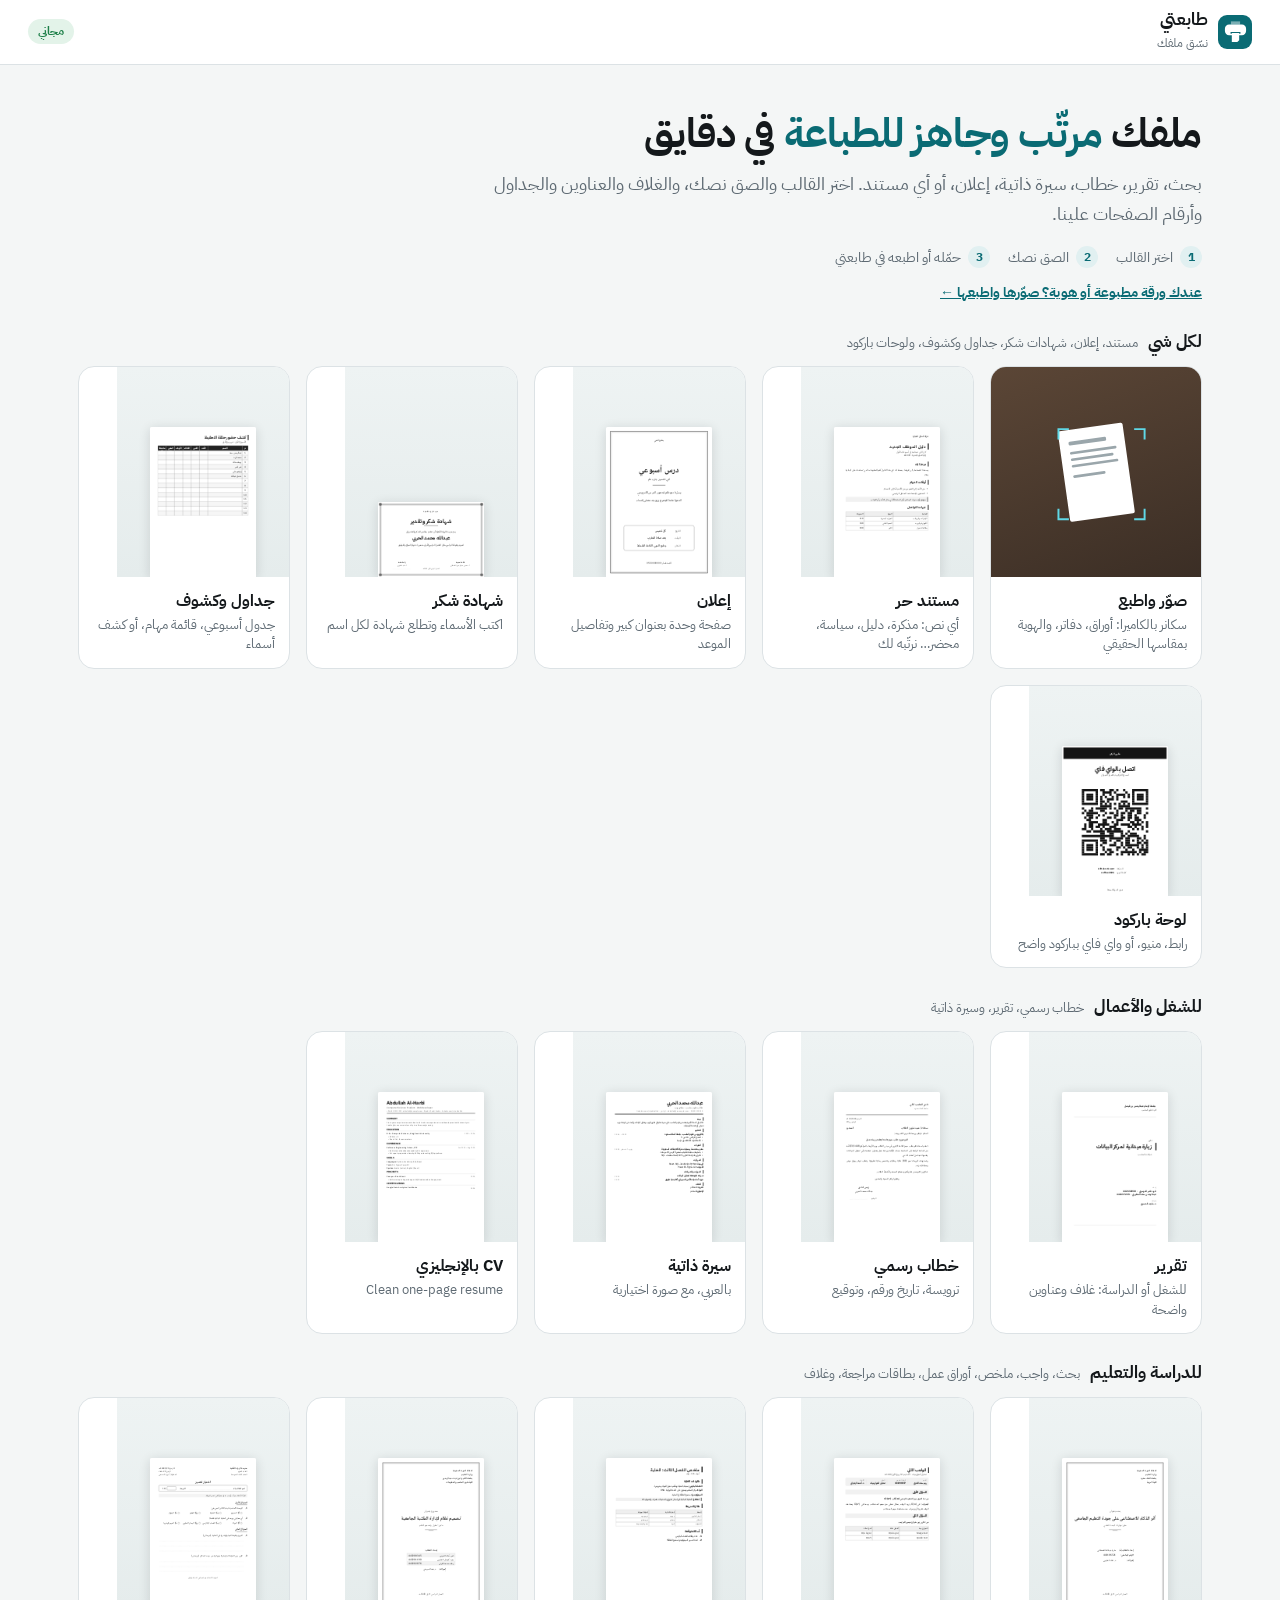
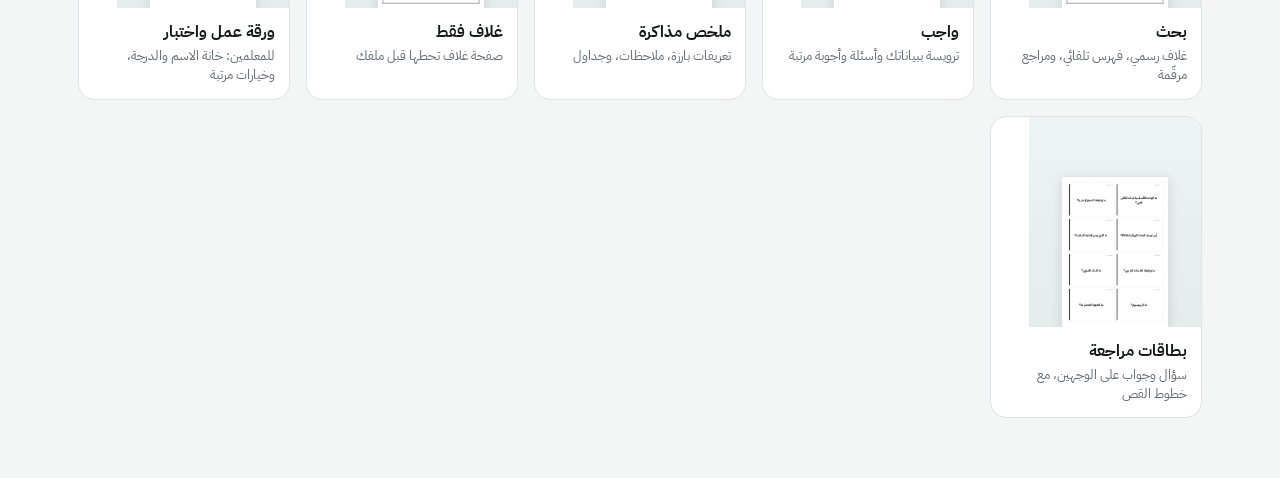
<file: format/index.html>
<!doctype html><html lang="ar" dir="rtl"><head><meta charset="utf-8"><meta name="robots" content="noindex"><link rel="canonical" href="https://www.tabaety.com/f/"><title>طابعتي</title>
<script>location.replace("/f/" + location.search + location.hash);</script>
<meta http-equiv="refresh" content="0; url=/f/"></head><body><a href="/f/">تابع</a></body></html>
</file>
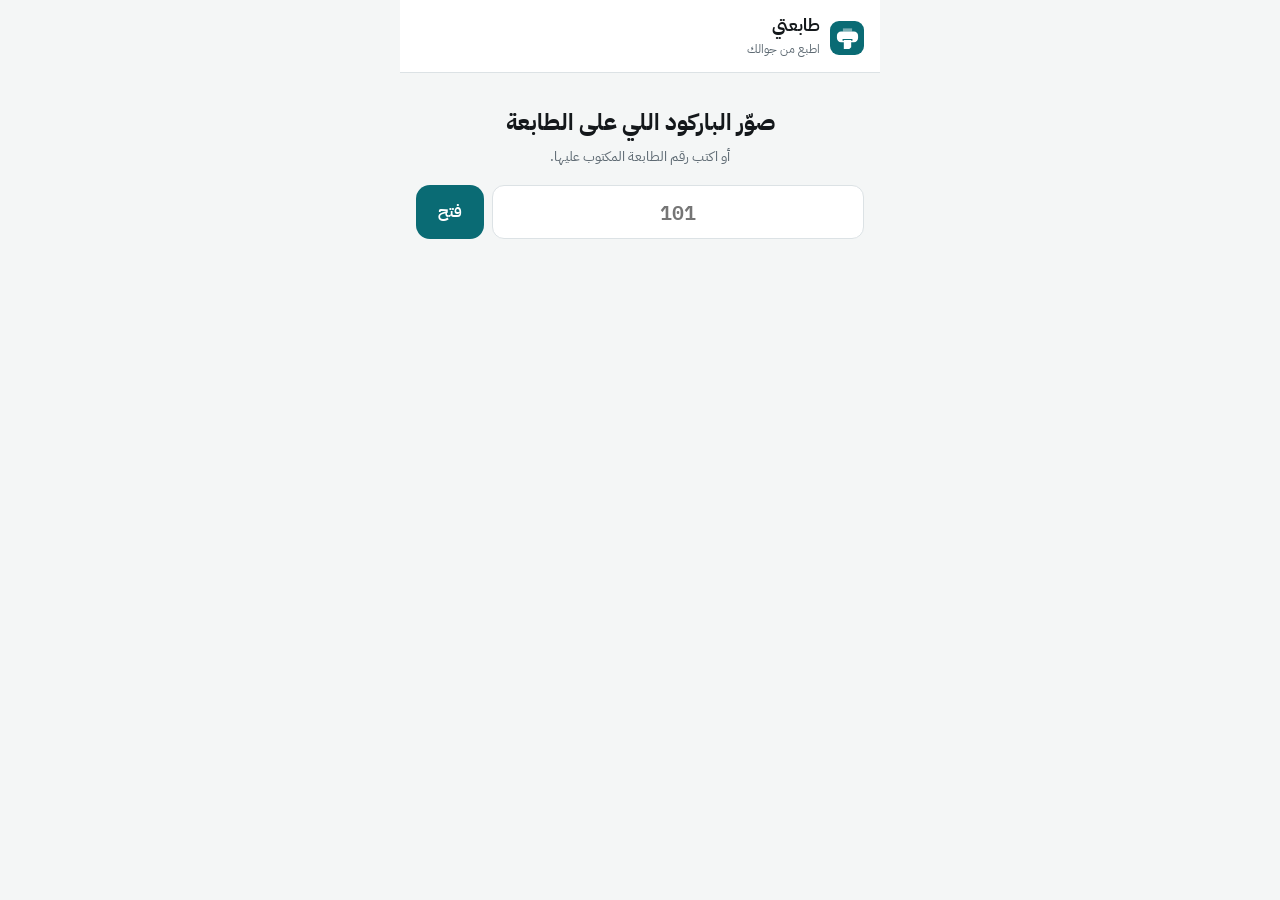
<file: p/index.html>
<!doctype html>
<html lang="ar" dir="rtl">
<head>
<meta charset="utf-8">
<meta name="viewport" content="width=device-width, initial-scale=1, viewport-fit=cover">
<meta name="theme-color" content="#FFFFFF">
<meta name="robots" content="noindex">
<title>طابعتي — اطبع من جوالك</title>
<link rel="icon" href="/assets/brand/favicon.svg" type="image/svg+xml">
<link rel="icon" href="/favicon.ico" sizes="any">
<link rel="apple-touch-icon" href="/assets/brand/apple-touch-icon.png">
<link rel="preconnect" href="https://fonts.googleapis.com">
<link rel="preconnect" href="https://fonts.gstatic.com" crossorigin>
<link href="https://fonts.googleapis.com/css2?family=IBM+Plex+Mono:wght@500;600&family=IBM+Plex+Sans+Arabic:wght@400;500;600;700&display=swap" rel="stylesheet">
<style>
:root{
  --ink:#14181B; --ink-2:#5E6A73; --line:#DCE2E5; --line-2:#EBEFF1; --ground:#F4F6F6; --card:#FFFFFF;
  --accent:#0A6B74; --accent-ink:#084F56; --accent-tint:#E1F0F1;
  --ok:#1D7F48; --ok-tint:#E3F3E9; --warn:#8A5A0B; --warn-tint:#FBF0DC; --bad:#B83A26; --bad-tint:#FBE7E3;
  --mono:'IBM Plex Mono',ui-monospace,monospace;
}
*{box-sizing:border-box}
[hidden]{display:none!important}
html,body{margin:0;background:var(--ground);color:var(--ink);font-family:'IBM Plex Sans Arabic','Segoe UI',Tahoma,sans-serif;-webkit-text-size-adjust:100%}
body{min-height:100dvh;display:flex;justify-content:center}
.app{width:100%;max-width:480px;min-height:100dvh;display:flex;flex-direction:column;background:var(--ground)}
button,input{font-family:inherit;font-size:inherit}
button{cursor:pointer}
button:focus-visible,a:focus-visible,input:focus-visible,label:focus-within{outline:2px solid var(--accent);outline-offset:2px}
a{color:var(--accent)}
.mono{font-family:var(--mono)}
.ltr{direction:ltr;unicode-bidi:isolate}

header.top{display:flex;align-items:center;justify-content:space-between;gap:10px;padding:16px 16px 12px;background:var(--card);border-bottom:1px solid var(--line);position:sticky;top:0;z-index:5}
.brand{display:flex;align-items:center;gap:10px;text-decoration:none;color:inherit}
.brand .logo{width:34px;height:34px;border-radius:9px;background:#0A6B74;color:#fff;display:grid;place-items:center}
.brand b{font-size:17px;display:block;line-height:1.2}
.brand small{font-size:12px;color:var(--ink-2)}
.icon-btn{width:44px;height:44px;border-radius:12px;border:1px solid var(--line);background:var(--card);display:grid;place-items:center;color:var(--ink)}

.kiosk{margin:14px 16px 0;padding:12px 14px;background:var(--card);border:1px solid var(--line);border-radius:14px;display:flex;align-items:center;gap:12px}
.kiosk .code{font:600 20px var(--mono);background:var(--accent-tint);color:var(--accent);border-radius:10px;padding:6px 10px;direction:ltr}
.kiosk .meta{flex:1;min-width:0;display:flex;flex-direction:column;gap:2px}
.kiosk .meta b{font-size:15px;overflow:hidden;text-overflow:ellipsis;white-space:nowrap}
.kiosk .meta span{font-size:12px;color:var(--ink-2)}
.pill{display:inline-flex;align-items:center;gap:6px;font-size:12px;font-weight:600;border-radius:99px;padding:4px 10px;white-space:nowrap}
.pill i{width:7px;height:7px;border-radius:50%;background:currentColor}
.pill.ok{color:var(--ok);background:var(--ok-tint)} .pill.warn{color:var(--warn);background:var(--warn-tint)} .pill.bad{color:var(--bad);background:var(--bad-tint)}

.steps{display:flex;gap:6px;padding:14px 16px 0}
.steps div{flex:1;height:5px;border-radius:3px;background:var(--line)}
.steps div.on{background:var(--accent)}

main{flex:1;padding:14px 16px 20px;display:flex;flex-direction:column;gap:14px}
h1{margin:0;font-size:23px;line-height:1.35}
p.sub{margin:0;font-size:14px;color:var(--ink-2);line-height:1.6}
.card{background:var(--card);border:1px solid var(--line);border-radius:14px;padding:14px}
.fmt-link{display:grid;grid-template-columns:1fr auto;gap:2px 10px;align-items:center;text-decoration:none;color:var(--ink);background:var(--card);border:1px solid var(--line);border-radius:14px;padding:12px 14px}
.fmt-link b{font-size:14.5px}.fmt-link span{grid-row:2;font-size:12.5px;color:var(--ink-2);line-height:1.6}.fmt-link i{grid-row:1/3;grid-column:2;font-style:normal;color:var(--accent);font-size:18px}
.notice{border-radius:12px;padding:10px 12px;font-size:13px;line-height:1.6}
.notice.warn{background:var(--warn-tint);color:#6B4508} .notice.bad{background:var(--bad-tint);color:#7A2414} .notice.info{background:var(--accent-tint);color:var(--accent-ink)}

.drop{display:flex;flex-direction:column;align-items:center;gap:10px;padding:26px 16px;border:2px dashed #9FB4B8;border-radius:16px;background:var(--card);text-align:center;cursor:pointer;position:relative}
.drop.disabled{opacity:.5;pointer-events:none}
.drop .ic{width:54px;height:54px;border-radius:14px;background:var(--accent-tint);color:var(--accent);display:grid;place-items:center}
.drop b{font-size:16px} .drop span{font-size:12px;color:var(--ink-2)}
.drop input{position:absolute;inset:0;opacity:0;cursor:pointer}
.trust{display:grid;grid-template-columns:repeat(3,minmax(0,1fr));gap:8px}
.trust div{background:var(--card);border:1px solid var(--line);border-radius:12px;padding:10px;display:flex;flex-direction:column;gap:4px;font-size:12px;color:var(--ink-2)}
.trust b{color:var(--ink);font-size:12px}

.progress{height:8px;border-radius:4px;background:var(--line);overflow:hidden}
.progress div{height:100%;background:var(--accent);border-radius:4px;width:0;transition:width .2s}
.progress.indet div{width:35%;animation:indet 1.2s ease-in-out infinite}
@keyframes indet{0%{transform:translateX(120%)}100%{transform:translateX(-300%)}}

.file{display:flex;align-items:center;gap:12px}
.file .thumb{width:44px;height:54px;border-radius:6px;background:var(--bad-tint);color:var(--bad);display:grid;place-items:center;font:600 11px var(--mono);flex:none}
.file .thumb.img{background:var(--accent-tint);color:var(--accent)}
.file b{font-size:14px;overflow:hidden;text-overflow:ellipsis;white-space:nowrap;display:block;text-align:right;unicode-bidi:plaintext}
.file span{font-size:12px;color:var(--ink-2)}
.row{display:flex;align-items:center;justify-content:space-between;gap:12px}
.stepper{display:flex;align-items:center;gap:4px;background:var(--ground);border-radius:12px;padding:4px}
.stepper button{width:44px;height:44px;border-radius:9px;border:0;background:var(--card);font-size:20px;color:var(--ink)}
.stepper button:disabled{opacity:.4}
.stepper output{min-width:34px;text-align:center;font:600 18px var(--mono)}
.range-in{width:100%;min-height:48px;border-radius:12px;border:1px solid var(--line);background:var(--card);color:var(--ink);font:600 16px 'IBM Plex Mono',monospace;padding:0 14px;text-align:center}
.range-in:focus{outline:none;border:2px solid var(--accent)}
.range-help{font-size:12.5px;color:var(--ink-2)}.range-help.bad{color:var(--bad, #C0392B)}
.seg{display:grid;grid-template-columns:repeat(2,minmax(0,1fr));gap:8px}
.seg button{min-height:48px;border-radius:12px;font-size:14px;font-weight:600;border:1px solid var(--line);background:var(--card);color:var(--ink);padding:6px}
.seg button[aria-pressed="true"]{border:2px solid var(--accent);background:var(--accent-tint);color:var(--accent)}
.seg button:disabled{opacity:.45}
.sum{display:flex;flex-direction:column;gap:8px;font-size:14px}
.sum .row span:first-child{color:var(--ink-2)}
.sum .total{border-top:1px solid var(--line-2);padding-top:10px}
.sum .total b:last-child{font:600 22px var(--mono)}
.methods{display:flex;flex-direction:column;gap:8px}
.method{display:flex;align-items:center;justify-content:space-between;gap:12px;text-align:right;min-height:60px;padding:10px 14px;border-radius:14px;background:var(--card);color:var(--ink);border:1px solid var(--line)}
.method[aria-checked="true"]{border:2px solid var(--accent)}
.method b{font-size:15px;display:block} .method small{font-size:12px;color:var(--ink-2)}
.method .dot{width:20px;height:20px;border-radius:50%;flex:none;border:2px solid #9FB4B8}
.method[aria-checked="true"] .dot{border:6px solid var(--accent)}

.center{display:flex;flex-direction:column;align-items:center;gap:8px;text-align:center;padding:8px 0 2px}
.badge{width:62px;height:62px;border-radius:50%;display:grid;place-items:center}
.badge.ok{background:var(--ok-tint);color:var(--ok)} .badge.done{background:var(--accent);color:#fff}
.badge.bad{background:var(--bad-tint);color:var(--bad)} .badge.warn{background:var(--warn-tint);color:var(--warn)}
.facts{display:grid;grid-template-columns:repeat(3,minmax(0,1fr));gap:8px;text-align:center}
.facts span{font-size:12px;color:var(--ink-2);display:block} .facts b{font-family:var(--mono)}
.printer-anim{position:relative;width:150px;height:120px;margin:0 auto}
.printer-anim .body{position:absolute;inset:30px 0 0;background:var(--ink);border-radius:14px}
.printer-anim .slot{position:absolute;left:30px;right:30px;top:70px;height:70px;overflow:hidden}
.printer-anim .sheet{height:70px;background:#fff;border:1px solid var(--line);animation:feed 1.1s ease-in-out infinite}
.printer-anim .light{position:absolute;left:22px;right:22px;top:62px;height:6px;border-radius:3px;background:#3BB0BB;animation:pulse 1.1s infinite}
@keyframes feed{from{transform:translateY(-100%)}to{transform:translateY(0)}}
@keyframes pulse{0%,100%{opacity:1}50%{opacity:.45}}
@media (prefers-reduced-motion:reduce){.printer-anim .sheet,.printer-anim .light,.progress.indet div{animation:none}}
.stars{display:flex;gap:6px;justify-content:center}
.stars button{width:44px;height:44px;border:0;background:transparent;font-size:26px;color:#C9D2D6}
.stars button.on{color:#E0A84A}

footer.cta{position:sticky;bottom:0;padding:12px 16px calc(16px + env(safe-area-inset-bottom));background:var(--card);border-top:1px solid var(--line);display:flex;flex-direction:column;gap:8px}
.btn{width:100%;min-height:54px;border:0;border-radius:14px;font-size:16px;font-weight:700;color:#fff;background:var(--accent)}
.btn:hover{background:var(--accent-ink)}
.btn.go{background:var(--ok)} .btn.go:hover{background:#166339}
.btn:disabled{opacity:.5;cursor:default}
.btn.ghost{background:var(--card);color:var(--ink);border:1px solid var(--line);font-weight:600;min-height:48px;font-size:14px}
.link-btn{display:flex;align-items:center;justify-content:center;gap:8px;min-height:48px;border-radius:12px;background:var(--card);border:1px solid var(--line);font-size:14px;font-weight:600;color:var(--ink);text-decoration:none}
.help{font-size:12px;color:var(--ink-2);text-align:center;line-height:1.6}
.spin{width:18px;height:18px;border-radius:50%;border:2px solid rgba(255,255,255,.4);border-top-color:#fff;animation:sp .8s linear infinite;display:inline-block;vertical-align:-3px}
@keyframes sp{to{transform:rotate(360deg)}}

dialog{border:0;border-radius:18px;padding:20px;width:min(92vw,380px);box-shadow:0 20px 60px rgba(0,0,0,.25)}
dialog::backdrop{background:rgba(20,24,27,.5)}
dialog h2{margin:0 0 6px;font-size:19px}
dialog p{margin:0 0 16px;color:var(--ink-2);font-size:14px;line-height:1.6}
dialog .acts{display:flex;flex-direction:column;gap:8px}
.code-entry{display:flex;gap:8px}
.code-entry input{flex:1;min-height:52px;border:1px solid var(--line);border-radius:12px;padding:0 14px;font:600 20px var(--mono);text-align:center;direction:ltr}
.toast{position:fixed;left:50%;bottom:110px;transform:translateX(-50%);background:var(--ink);color:#fff;padding:10px 16px;border-radius:12px;font-size:14px;z-index:50;max-width:90vw}
</style>
</head>
<body>
<div class="app">
  <header class="top">
    <a class="brand" href="/" aria-label="طابعتي — الصفحة الرئيسية">
      <span class="logo"><svg aria-hidden="true" width="23" height="23" viewBox="0 0 100 100" fill="currentColor"><path d="M30 6H70V20H30Z" fill-opacity=".45"/><path d="M22 20H78A18 18 0 0 1 96 38V48A18 18 0 0 1 78 66H22A18 18 0 0 1 4 48V38A18 18 0 0 1 22 20ZM30 52H70A2 2 0 0 1 72 54V58A2 2 0 0 1 70 60H30A2 2 0 0 1 28 58V54A2 2 0 0 1 30 52Z" fill-rule="evenodd"/><path d="M34 56H66V88L58 96H34Z"/></svg></span>
      <span><b>طابعتي</b><small>اطبع من جوالك</small></span>
    </a>
    <button class="icon-btn" id="backBtn" hidden aria-label="رجوع"><svg aria-hidden="true" width="18" height="18" viewBox="0 0 24 24" fill="none" stroke="currentColor" stroke-width="2"><path d="M9 6l6 6-6 6"/></svg></button>
  </header>

  <div class="kiosk" id="kioskCard" hidden>
    <div class="code" id="kCode">—</div>
    <div class="meta"><b id="kLoc">…</b><span id="kSub">A4 · أبيض وأسود</span></div>
    <span class="pill" id="kPill"><i></i><span></span></span>
  </div>
  <div class="steps" id="steps" hidden aria-hidden="true"><div></div><div></div><div></div><div></div></div>

  <main id="main" aria-live="polite"></main>
  <footer class="cta" id="cta" hidden></footer>
</div>

<dialog id="confirmDlg">
  <h2 id="dlgTitle"></h2>
  <p id="dlgText"></p>
  <div class="acts">
    <button class="btn go" id="dlgYes"></button>
    <button class="btn ghost" id="dlgNo">لا، بعدين</button>
  </div>
</dialog>

<script>
"use strict";
const API = "https://dloicztspjligjjowhps.supabase.co/functions/v1/public-api";
const MAX_BYTES = 20 * 1024 * 1024;
const $ = (s) => document.querySelector(s);
const esc = (s) => String(s ?? "").replace(/[&<>"']/g, (c) => ({ "&": "&amp;", "<": "&lt;", ">": "&gt;", '"': "&quot;", "'": "&#39;" }[c]));
const money = (n) => Number(n || 0).toFixed(2);
const ICON = {
  up: '<svg aria-hidden="true" width="26" height="26" viewBox="0 0 24 24" fill="none" stroke="currentColor" stroke-width="2"><path d="M12 16V4"/><path d="M7 9l5-5 5 5"/><path d="M4 16v3a1 1 0 0 0 1 1h14a1 1 0 0 0 1-1v-3"/></svg>',
  check: '<svg aria-hidden="true" width="30" height="30" viewBox="0 0 24 24" fill="none" stroke="currentColor" stroke-width="2.4"><path d="M5 12l5 5 9-10"/></svg>',
  alert: '<svg aria-hidden="true" width="30" height="30" viewBox="0 0 24 24" fill="none" stroke="currentColor" stroke-width="2.2"><path d="M12 8v5"/><circle cx="12" cy="16.5" r=".8" fill="currentColor"/><path d="M10.3 3.9L2.5 17.5A2 2 0 0 0 4.2 20.5h15.6a2 2 0 0 0 1.7-3L13.7 3.9a2 2 0 0 0-3.4 0z"/></svg>',
  clock: '<svg aria-hidden="true" width="30" height="30" viewBox="0 0 24 24" fill="none" stroke="currentColor" stroke-width="2.2"><circle cx="12" cy="12" r="9"/><path d="M12 7v5l3 2"/></svg>',
  wa: '<svg aria-hidden="true" width="18" height="18" viewBox="0 0 24 24" fill="none" stroke="#1D7F48" stroke-width="2"><path d="M4 20l1.4-4A8 8 0 1 1 8 18.6z"/></svg>',
  lock: '<svg aria-hidden="true" width="18" height="18" viewBox="0 0 24 24" fill="none" stroke="#0A6B74" stroke-width="2"><rect x="5" y="11" width="14" height="9" rx="2"/><path d="M8 11V8a4 4 0 0 1 8 0v3"/></svg>',
  pin: '<svg aria-hidden="true" width="18" height="18" viewBox="0 0 24 24" fill="none" stroke="#0A6B74" stroke-width="2"><path d="M12 3v10"/><circle cx="12" cy="17" r="3"/></svg>',
  back: '<svg aria-hidden="true" width="18" height="18" viewBox="0 0 24 24" fill="none" stroke="#0A6B74" stroke-width="2"><path d="M4 12a8 8 0 1 0 3-6.2"/><path d="M4 4v4h4"/></svg>',
};

const KIOSK_STATUS = {
  ok: ["ok", "متاحة"], paused: ["warn", "متوقفة مؤقتًا"], offline: ["bad", "غير متصلة"], printer_error: ["bad", "فيها عطل"],
  low_ink: ["warn", "الحبر منخفض"], no_paper: ["warn", "الورق خلص"], disabled: ["bad", "خارج الخدمة"],
};
const KIOSK_REASON = {
  paused: "الطابعة متوقفة مؤقتًا للصيانة. جرّب بعد شوي.",
  offline: "الطابعة مو متصلة الحين. جرّب بعد دقائق، أو تواصل معنا.",
  printer_error: "الطابعة فيها عطل (ورق منحشر أو باب مفتوح). بلّغنا وبنصلحها.",
  low_ink: "الحبر قارب يخلص، وما نبي نطبع لك أوراق باهتة. بنعبّيه قريب.",
  no_paper: "الورق خلص في هذي الطابعة. بنعبّيها قريب.",
  disabled: "هذي الطابعة خارج الخدمة حاليًا.",
};
const ERR = {
  unsupported_type: "نوع الملف غير مدعوم. نقبل PDF والصور (JPG وPNG). ملف Word؟ احفظه PDF من «مشاركة» أو «طباعة» ثم ارفعه.",
  encrypted: "الملف مقفول بكلمة مرور. افتح القفل واحفظه من جديد ثم ارفعه.",
  corrupt: "ما قدرنا نقرأ الملف، يمكن يكون تالف. جرّب تحفظه من جديد.",
  empty: "الملف فاضي.",
  too_large: "الملف أكبر من 20 ميجا. صغّر حجمه أو قسّمه.",
  too_many_pages: "الملف فيه صفحات أكثر من المسموح لهذي الطابعة",
  rate_limited: "طلبات كثيرة من نفس الجهاز. انتظر دقائق وجرّب.",
  kiosk_unavailable: "الطابعة غير متاحة الحين.",
  kiosk_not_found: "ما لقينا هذي الطابعة. تأكد من الكود المكتوب عليها.",
  supplies: "الورق أو الحبر ما يكفي لطلبك الحين. جرّب عدد نسخ أقل.",
  bad_copies: "عدد النسخ غير مسموح.",
  bad_range: "نطاق الصفحات غير صحيح. اكتبه مثل: 1-3، 5",
  no_duplex: "هذي الطابعة ما تطبع على الوجهين.",
  mock_disabled: "الدفع غير متاح حاليًا.",
  bad_state: "صار تغيير على الطلب. حدّث الصفحة.",
  unauthorized: "رابط الطلب غير صالح.",
  server_error: "صار خطأ عندنا. جرّب مرة ثانية.",
  network: "ما فيه اتصال بالإنترنت. تأكد من النت وجرّب.",
};

const S = { kioskId: null, kiosk: null, settings: {}, order: null, token: null, view: null,
  screen: "boot", copies: 1, duplex: false, method: "apple", upload: null, busy: false, rating: 0, poll: null,
  rangeMode: "all", range: "" };

// «1-3، 5» ← عدد الصفحات (نفس قواعد السيرفر)، أو null لو غير صحيح
function parseRange(txt, max) {
  const s = String(txt || "").replace(/[٠-٩]/g, (d) => "٠١٢٣٤٥٦٧٨٩".indexOf(d)).replace(/[،]/g, ",").replace(/[–—]/g, "-").replace(/\s/g, "").replace(/^,+|,+$/g, "");
  if (!/^\d{1,4}(-\d{1,4})?(,\d{1,4}(-\d{1,4})?)*$/.test(s)) return null;
  const set = new Set();
  for (const part of s.split(",")) {
    const [a, b = a] = part.split("-").map(Number);
    if (a < 1 || b > max || a > b) return null;
    for (let i = a; i <= b; i++) set.add(i);
  }
  return set.size;
}

// ---------- الاتصال ----------
async function api(method, path, body, extra = {}) {
  const headers = { ...extra };
  if (S.token) headers["X-Order-Token"] = S.token;
  let payload;
  if (body instanceof Blob || body instanceof ArrayBuffer) payload = body;
  else if (body) { headers["Content-Type"] = "application/json"; payload = JSON.stringify(body); }
  let res;
  try { res = await fetch(API + path, { method, headers, body: payload }); }
  catch { throw Object.assign(new Error("network"), { code: "network" }); }
  let data = {};
  try { data = await res.json(); } catch { /* فاضي */ }
  if (!res.ok) throw Object.assign(new Error(data.error || "server_error"), { code: data.error || "server_error", data, status: res.status });
  return data;
}

function uploadFile(blob, name, onProgress) {
  return new Promise((resolve, reject) => {
    const x = new XMLHttpRequest();
    x.open("POST", `${API}/orders/${S.order}/file`);
    x.setRequestHeader("X-Order-Token", S.token);
    x.setRequestHeader("X-File-Name", encodeURIComponent(name));
    x.setRequestHeader("Content-Type", "application/octet-stream");
    x.upload.onprogress = (e) => e.lengthComputable && onProgress(e.loaded / e.total);
    x.onload = () => {
      let d = {}; try { d = JSON.parse(x.responseText); } catch { /* */ }
      x.status === 200 ? resolve(d) : reject(Object.assign(new Error(d.error || "server_error"), { code: d.error || "server_error", data: d }));
    };
    x.onerror = () => reject(Object.assign(new Error("network"), { code: "network" }));
    x.send(blob);
  });
}

function errText(e) {
  const c = e?.code || "server_error";
  if (c === "too_many_pages" && e.data?.max) return `${ERR.too_many_pages} (${e.data.max} صفحة كحد أقصى).`;
  if (c === "kiosk_unavailable" && e.data?.status) return KIOSK_REASON[e.data.status] || ERR.kiosk_unavailable;
  if (c === "supplies" && e.data?.reason === "offline") return KIOSK_REASON.offline;
  return ERR[c] || ERR.server_error;
}

// ---------- حفظ الطلب في الجوال (يرجع له لو قفل الصفحة) ----------
const storeKey = () => `tabaety.order.${S.kioskId}`;
function saveOrder() {
  try { localStorage.setItem(storeKey(), JSON.stringify({ id: S.order, token: S.token, at: Date.now() })); } catch { /* وضع خاص */ }
  history.replaceState(null, "", `?k=${encodeURIComponent(S.kioskId)}#o=${S.order}.${S.token}`);
}
function clearOrder() {
  try { localStorage.removeItem(storeKey()); } catch { /* */ }
  S.order = null; S.token = null; S.view = null; S.rangeMode = "all"; S.range = "";
  history.replaceState(null, "", `?k=${encodeURIComponent(S.kioskId)}`);
}
function loadSavedOrder() {
  const m = location.hash.match(/#o=([0-9a-f-]{36})\.([A-Za-z0-9_-]{20,100})/);
  if (m) return { id: m[1], token: m[2] };
  try {
    const s = JSON.parse(localStorage.getItem(storeKey()) || "null");
    if (s && Date.now() - s.at < 3 * 3600 * 1000) return s;
  } catch { /* */ }
  return null;
}

// ---------- الصور ← JPEG نظيف (يحل HEIC من الآيفون ويصغّر الحجم) ----------
async function imageToJpeg(file) {
  let bmp;
  try { bmp = await createImageBitmap(file, { imageOrientation: "from-image" }); }
  catch {
    bmp = await new Promise((res, rej) => {
      const img = new Image(); const u = URL.createObjectURL(file);
      img.onload = () => { URL.revokeObjectURL(u); res(img); };
      img.onerror = () => { URL.revokeObjectURL(u); rej(new Error("decode")); };
      img.src = u;
    });
  }
  const maxSide = 2480;
  const w0 = bmp.width, h0 = bmp.height;
  const sc = Math.min(1, maxSide / Math.max(w0, h0));
  const c = document.createElement("canvas");
  c.width = Math.round(w0 * sc); c.height = Math.round(h0 * sc);
  const g = c.getContext("2d");
  g.fillStyle = "#fff"; g.fillRect(0, 0, c.width, c.height);
  g.drawImage(bmp, 0, 0, c.width, c.height);
  return await new Promise((res) => c.toBlob(res, "image/jpeg", 0.88));
}

// ---------- الواجهة ----------
function toast(msg) {
  const t = document.createElement("div"); t.className = "toast"; t.textContent = msg; t.setAttribute("role", "status");
  document.body.appendChild(t); setTimeout(() => t.remove(), 3500);
}
function confirmDlg(title, text, yes) {
  return new Promise((resolve) => {
    const d = $("#confirmDlg");
    $("#dlgTitle").textContent = title; $("#dlgText").textContent = text; $("#dlgYes").textContent = yes;
    const done = (v) => { d.close(); resolve(v); };
    $("#dlgYes").onclick = () => done(true); $("#dlgNo").onclick = () => done(false);
    d.oncancel = () => resolve(false);
    d.showModal();
  });
}
function supportLink(extra = "") {
  const n = String(S.settings.support_whatsapp || "").replace(/\D/g, "");
  const t = `السلام عليكم، عندي استفسار بخصوص طابعة ${S.kioskId || ""}${extra}`;
  return n ? `https://wa.me/${n}?text=${encodeURIComponent(t)}` : "#";
}
function renderKiosk() {
  const k = S.kiosk; if (!k) return;
  $("#kioskCard").hidden = false;
  $("#kCode").textContent = k.kiosk_id;
  $("#kLoc").textContent = k.location;
  $("#kSub").textContent = `${k.paper_size} · أبيض وأسود${k.supports_duplex ? " · وجه أو وجهين" : ""}${k.note ? " · " + k.note : ""}`;
  const [cls, label] = KIOSK_STATUS[k.status] || ["bad", "غير متاحة"];
  const p = $("#kPill"); p.className = "pill " + cls; p.querySelector("span").textContent = label;
}
function setSteps(n) {
  const el = $("#steps"); el.hidden = n == null;
  [...el.children].forEach((d, i) => d.classList.toggle("on", n != null && i <= n));
}
function setCta(html) {
  const f = $("#cta"); f.hidden = !html; f.innerHTML = html || "";
}
function setBack(fn) {
  const b = $("#backBtn"); b.hidden = !fn; b.onclick = fn || null;
}
function stopPoll() { if (S.poll) { clearTimeout(S.poll); S.poll = null; } }

function show(screen) {
  S.screen = screen; stopPoll(); setBack(null);
  const m = $("#main");
  const r = SCREENS[screen]; m.innerHTML = r.html(); r.after?.(); window.scrollTo(0, 0);
}

const SCREENS = {
  // لا يوجد كود طابعة في الرابط
  nokiosk: {
    html: () => `
      <div class="center" style="padding-top:20px">
        <h1>صوّر الباركود اللي على الطابعة</h1>
        <p class="sub">أو اكتب رقم الطابعة المكتوب عليها.</p>
      </div>
      <form class="code-entry" id="codeForm">
        <input id="codeInput" inputmode="text" autocomplete="off" maxlength="20" placeholder="101" aria-label="رقم الطابعة" required>
        <button class="btn" style="width:auto;padding:0 22px">فتح</button>
      </form>`,
    after: () => {
      setSteps(null); $("#kioskCard").hidden = true; setCta("");
      $("#codeForm").onsubmit = (e) => { e.preventDefault(); const v = $("#codeInput").value.trim(); if (v) location.href = `?k=${encodeURIComponent(v)}`; };
    },
  },

  loading: { html: () => `<div class="center" style="padding-top:40px"><p class="sub">لحظة…</p></div>`, after: () => setCta("") },

  fatal: {
    html: () => `
      <div class="center" style="padding-top:20px"><div class="badge bad">${ICON.alert}</div>
      <h1>${esc(S.fatal || "صار خطأ")}</h1></div>
      <a class="link-btn" href="${supportLink()}">${ICON.wa} تواصل معنا في واتساب</a>`,
    after: () => { setSteps(null); setCta(`<button class="btn ghost" onclick="location.reload()">حاول مرة ثانية</button>`); },
  },

  // ١) اختيار الملف
  start: {
    html: () => {
      const k = S.kiosk, ok = k.status === "ok";
      return `
      ${S.settings.announcement ? `<div class="notice info">${esc(S.settings.announcement)}</div>` : ""}
      <div style="display:flex;flex-direction:column;gap:4px">
        <h1>وش تبي تطبع؟</h1>
        <p class="sub">PDF أو صورة. السعر <b style="color:var(--ink)">${money(k.price_per_page)} ر.س</b> للصفحة، وتشوف المبلغ قبل الدفع.</p>
      </div>
      ${ok ? "" : `<div class="notice bad" role="alert">${esc(KIOSK_REASON[k.status] || "الطابعة غير متاحة الحين.")}</div>`}
      <label class="drop${ok ? "" : " disabled"}" id="drop">
        <span class="ic">${ICON.up}</span>
        <b>اختر ملف من جوالك</b>
        <span>الملفات · الصور · iCloud · Google Drive</span>
        <input type="file" id="fileInput" accept="application/pdf,.pdf,image/*" ${ok ? "" : "disabled"} aria-label="اختر ملف للطباعة">
      </label>
      <div id="upBox" hidden class="card" style="display:flex;flex-direction:column;gap:10px">
        <div class="row"><b id="upName" style="font-size:14px;overflow:hidden;text-overflow:ellipsis;white-space:nowrap;unicode-bidi:plaintext"></b><span id="upPct" class="mono ltr" style="font-size:13px;color:var(--ink-2)"></span></div>
        <div class="progress" id="upBar"><div></div></div>
        <span id="upMsg" style="font-size:12px;color:var(--ink-2)">نرفع الملف…</span>
      </div>
      <div id="upErr" class="notice bad" role="alert" hidden></div>
      <p class="help" style="text-align:right">ملفك في واتساب؟ اضغط عليه مطوّلًا ← «مشاركة» ← «حفظ في الملفات»، وبعدين اختره من هنا.</p>
      <a class="fmt-link" href="/f/?k=${encodeURIComponent(S.kioskId)}"><b>ما عندك ملف جاهز؟ نسّقه هنا</b><span>بحث، خطاب، سيرة ذاتية أو أي نص، ويطلع مرتب</span><i>←</i></a>
      <a class="fmt-link" href="/s/?k=${encodeURIComponent(S.kioskId)}"><b>صوّر ورقة أو هويتك</b><span>نعدّل الميلان ونوضّح الكتابة، والهوية بمقاسها الحقيقي</span><i>←</i></a>
      <div class="trust">
        <div>${ICON.lock}<b>ملفك خاص</b>ينحذف بعد الطباعة</div>
        <div>${ICON.pin}<b>تطبع وأنت عندها</b>ما ينطبع قبل ما توصل</div>
        <div>${ICON.back}<b>مضمون</b>ما انطبع؟ نرجع المبلغ</div>
      </div>
      <a class="link-btn" href="${supportLink()}">${ICON.wa} عندك سؤال؟ كلمنا في واتساب</a>`;
    },
    after: () => {
      setSteps(0); setCta("");
      const inp = $("#fileInput"); if (inp) inp.onchange = (e) => onFile(e.target.files?.[0]);
      if (S.kiosk.status !== "ok") S.poll = setTimeout(refreshKioskOnStart, 15000);
    },
  },

  // ٢) الخيارات والسعر
  options: {
    html: () => {
      const v = S.view, k = S.kiosk;
      const src = v.source_pages || v.pages;
      if (v.page_range && !S.range) { S.rangeMode = "custom"; S.range = v.page_range; }
      const custom = S.rangeMode === "custom" && src > 1;
      const sel = custom ? parseRange(S.range, src) : src;
      const pages = sel || 0;
      const printed = pages * S.copies;
      const sheets = (S.duplex ? Math.ceil(pages / 2) : pages) * S.copies;
      let total = printed * Number(k.price_per_page);
      if (total < Number(k.min_order_amount || 0)) total = Number(k.min_order_amount);
      const isImg = /^(jpe?g|png|heic|heif|webp|gif)$/i.test((v.file_name || "").split(".").pop());
      return `
      <div class="card file">
        <div class="thumb${isImg ? " img" : ""}">${isImg ? "IMG" : "PDF"}</div>
        <div style="min-width:0;flex:1"><b>${esc(v.file_name)}</b><span>${src} صفحة · جاهز وآمن</span></div>
      </div>
      <section class="card" style="display:flex;flex-direction:column;gap:16px">
        ${src > 1 ? `<div style="display:flex;flex-direction:column;gap:8px">
          <b style="font-size:15px">الصفحات</b>
          <div class="seg" role="group" aria-label="الصفحات">
            <button id="rAll" aria-pressed="${!custom}">كل الملف (${src})</button>
            <button id="rCustom" aria-pressed="${custom}">صفحات محددة</button>
          </div>
          ${custom ? `<input class="range-in" id="rangeIn" inputmode="text" dir="ltr" autocomplete="off" placeholder="1-3, 5" value="${esc(S.range)}" aria-label="الصفحات المطلوبة">
          <span class="range-help${S.range && !sel ? " bad" : ""}">${S.range && !sel ? `غير صحيح. الملف فيه ${src} صفحة، واكتبها مثل 1-3، 5` : sel ? `بنطبع ${sel} صفحة من ${src}` : `مثل 1-3، 5 (من 1 إلى ${src})`}</span>` : ""}
        </div>` : ""}
        <div class="row">
          <div><b style="font-size:15px;display:block">عدد النسخ</b><span style="font-size:12px;color:var(--ink-2)">من كل صفحة</span></div>
          <div class="stepper">
            <button id="inc" aria-label="زيادة نسخة" ${S.copies >= k.max_copies ? "disabled" : ""}>+</button>
            <output id="copies" aria-live="polite">${S.copies}</output>
            <button id="dec" aria-label="إنقاص نسخة" ${S.copies <= 1 ? "disabled" : ""}>−</button>
          </div>
        </div>
        <div style="display:flex;flex-direction:column;gap:8px">
          <b style="font-size:15px">الطباعة على</b>
          <div class="seg" role="group" aria-label="الطباعة على">
            <button id="single" aria-pressed="${!S.duplex}">وجه واحد</button>
            <button id="double" aria-pressed="${S.duplex}" ${k.supports_duplex && (pages > 1 || (!custom && src > 1)) ? "" : "disabled"}>الوجهين — يوفر ورق</button>
          </div>
        </div>
        <div class="row" style="font-size:13px;color:var(--ink-2);border-top:1px solid var(--line-2);padding-top:12px">
          <span>الألوان</span><b style="color:var(--ink)">أبيض وأسود</b>
        </div>
      </section>
      <section class="card sum">
        <div class="row"><span>${pages} صفحة × ${S.copies} نسخة</span><span class="mono">${printed} صفحة</span></div>
        <div class="row"><span>الأوراق اللي بتطلع</span><span class="mono">${sheets} ورقة</span></div>
        <div class="row total"><b>المجموع</b><b class="mono">${money(total)} <span style="font:500 13px 'IBM Plex Sans Arabic',sans-serif">ر.س</span></b></div>
      </section>
      <div id="optErr" class="notice bad" role="alert" hidden></div>`;
    },
    after: () => {
      setSteps(1);
      const rer = () => show("options");
      $("#inc").onclick = () => { S.copies = Math.min(S.kiosk.max_copies, S.copies + 1); rer(); };
      $("#dec").onclick = () => { S.copies = Math.max(1, S.copies - 1); rer(); };
      $("#single").onclick = () => { S.duplex = false; rer(); };
      if ($("#rAll")) {
        $("#rAll").onclick = () => { S.rangeMode = "all"; rer(); };
        $("#rCustom").onclick = () => { S.rangeMode = "custom"; rer(); setTimeout(() => $("#rangeIn")?.focus(), 0); };
      }
      const ri = $("#rangeIn");
      if (ri) {
        // نحدّث السعر بعد ما يوقف كتابة، بدون ما نسرق المؤشر منه
        let t; ri.oninput = () => { S.range = ri.value; clearTimeout(t); t = setTimeout(() => { const pos = ri.selectionStart; rer(); const n = $("#rangeIn"); if (n) { n.focus(); n.setSelectionRange(pos, pos); } }, 450); };
      }
      $("#double").onclick = () => { S.duplex = true; rer(); };
      setBack(async () => { if (await confirmDlg("تبي تغيّر الملف؟", "بنلغي هذا الملف وتختار ملف ثاني.", "إيه، أختار ملف ثاني")) { clearOrder(); show("start"); } });
      setCta(`<button class="btn" id="toPay">متابعة</button>`);
      $("#toPay").onclick = doQuote;
    },
  },

  // ٣) الدفع
  pay: {
    html: () => {
      const v = S.view, mock = S.settings.payment_mode === "mock";
      const methods = [["apple", "Apple Pay", "بلمسة وحدة"], ["mada", "مدى", "بطاقة بنكية"], ["card", "فيزا / ماستركارد", "بطاقة ائتمانية"]];
      return `
      <h1>طريقة الدفع</h1>
      <div class="methods" role="radiogroup" aria-label="طريقة الدفع">
        ${methods.map(([id, t, s]) => `<button class="method" role="radio" aria-checked="${S.method === id}" data-m="${id}"><span><b>${t}</b><small>${s}</small></span><span class="dot"></span></button>`).join("")}
      </div>
      ${mock ? `<div class="notice warn">وضع تجريبي: ما فيه خصم فعلي، والطلب يتعامل كأنه مدفوع.</div>` : ""}
      <div class="card sum">
        <div class="row"><span style="unicode-bidi:plaintext;overflow:hidden;text-overflow:ellipsis;white-space:nowrap">${esc(v.file_name)}</span><span class="mono" style="white-space:nowrap">${v.pages} ص${v.page_range ? ` (${esc(v.page_range)})` : ""} × ${v.copies}</span></div>
        <div class="row"><span>${v.duplex ? "على الوجهين" : "وجه واحد"} · ${v.sheets} ورقة</span><span></span></div>
        <div class="row total"><b>المجموع</b><b class="mono">${money(v.total)} <span style="font:500 13px 'IBM Plex Sans Arabic',sans-serif">ر.س</span></b></div>
      </div>
      <p class="help">السعر محجوز لك <span id="qLeft" class="mono ltr"></span>. ما ينطبع شي قبل ما تكون عند الطابعة.</p>
      <div id="payErr" class="notice bad" role="alert" hidden></div>`;
    },
    after: () => {
      setSteps(2);
      document.querySelectorAll(".method").forEach((b) => b.onclick = () => { S.method = b.dataset.m; show("pay"); });
      setBack(() => { show("options"); });
      setCta(`<button class="btn" id="payBtn">تأكيد الدفع · ${money(S.view.total)} ر.س</button>`);
      $("#payBtn").onclick = doPay;
      tickCountdown("#qLeft", S.view.quote_expires_at, () => { toast("انتهت مهلة السعر، نحدّثه لك."); show("options"); });
    },
  },

  // ٤) جاهز: ينتظر العميل عند الطابعة
  ready: {
    html: () => {
      const v = S.view;
      return `
      <div class="center"><div class="badge ok">${ICON.check}</div>
        <h1>تم الدفع، وملفك ينتظرك</h1>
        <p class="sub" style="max-width:320px">لما توقف عند الطابعة <b style="color:var(--ink)" class="mono ltr">${esc(v.kiosk_id)}</b> اضغط «اطبع الآن». أوراقك ما تطلع قبل ما تكون موجود.</p>
      </div>
      <div class="card facts">
        <div><span>رقم الطلب</span><b class="ltr">#${esc(v.ref)}</b></div>
        <div><span>الأوراق</span><b>${v.sheets}</b></div>
        <div><span>باقي</span><b id="rLeft" class="ltr">—</b></div>
      </div>
      <div id="relErr" class="notice bad" role="alert" hidden></div>
      <p class="help">تقدر تقفل الصفحة. افتحها من نفس الجوال وترجع لطلبك، أو احفظ الرابط.</p>`;
    },
    after: () => {
      setSteps(3);
      setCta(`<button class="btn go" id="relBtn">أنا عند الطابعة — اطبع الآن</button>`);
      $("#relBtn").onclick = doRelease;
      tickCountdown("#rLeft", S.view.release_deadline, () => refreshOrder());
      S.poll = setTimeout(refreshOrder, 20000);
    },
  },

  // ٥) في الطابور / يطبع
  printing: {
    html: () => {
      const v = S.view, queued = v.stage === "queued" && v.queue_ahead > 0;
      return `
      <div class="printer-anim" aria-hidden="true"><div class="body"></div><div class="slot"><div class="sheet"></div></div><div class="light"></div></div>
      <div class="center">
        <h1>${queued ? "طلبك في الطابور" : "يطبع الحين…"}</h1>
        <p class="sub">${queued ? `قبلك ${v.queue_ahead} طلب. بيبدأ طلبك بعدهم مباشرة.` : `${v.pages * v.copies} صفحة على ${v.sheets} ورقة.`}</p>
      </div>
      <div class="progress indet"><div></div></div>
      <p class="help">لا تبعد عن الطابعة، أوراقك تطلع من الدرج العلوي.</p>`;
    },
    after: () => { setSteps(3); setCta(""); S.poll = setTimeout(refreshOrder, 2000); },
  },

  // ٦) تم
  done: {
    html: () => {
      const v = S.view;
      return `
      <div class="center"><div class="badge done">${ICON.check}</div>
        <h1>خذ أوراقك</h1>
        <p class="sub">طبعنا ${v.pages * v.copies} صفحة على ${v.sheets} ورقة. ملفك ينحذف من عندنا تلقائيًا.</p>
      </div>
      ${v.dry_run ? `<div class="notice warn">وضع التجربة: الطابعة ما طبعت فعليًا.</div>` : ""}
      <div class="card sum">
        <div class="row"><span>الطلب</span><span class="mono ltr">#${esc(v.ref)}</span></div>
        <div class="row"><span>المبلغ</span><span class="mono">${money(v.total)} ر.س</span></div>
        <div class="row"><span>الطابعة</span><span>${esc(v.kiosk_id)} · ${esc(S.kiosk?.location || "")}</span></div>
      </div>
      <div class="card" style="display:flex;flex-direction:column;gap:8px;align-items:center">
        <b style="font-size:14px">كيف كانت التجربة؟</b>
        <div class="stars">${[1, 2, 3, 4, 5].map((n) => `<button data-s="${n}" class="${n <= S.rating ? "on" : ""}" aria-label="${n} من 5">★</button>`).join("")}</div>
        <span id="thanks" class="help" hidden>شكرًا لك!</span>
      </div>
      <a class="link-btn" href="${supportLink(` — طلب #${v.ref}`)}">${ICON.wa} ما طلعت كل الأوراق؟ كلمنا</a>`;
    },
    after: () => {
      setSteps(3);
      document.querySelectorAll(".stars button").forEach((b) => b.onclick = () => { S.rating = +b.dataset.s; show("done"); $("#thanks").hidden = false; });
      setCta(`<button class="btn" id="again">اطبع ملف ثاني</button>`);
      $("#again").onclick = () => { clearOrder(); S.copies = 1; S.duplex = false; S.rating = 0; refreshKioskOnStart(); };
    },
  },

  // حالات الخروج
  problem: {
    html: () => {
      const v = S.view;
      const map = {
        failed: ["bad", ICON.alert, "ما قدرنا نطبع طلبك", "صار عطل في الطابعة. المبلغ بيرجع لك، وفريقنا بلّغناه."],
        refund: ["warn", ICON.back, "المبلغ بيرجع لك", "الطلب ما انطبع، وسجّلناه للاسترجاع. إذا تأخر تواصل معنا ومعك رقم الطلب."],
        refunded: ["ok", ICON.check, "رجّعنا المبلغ", "تم استرجاع مبلغ هذا الطلب."],
        expired: ["warn", ICON.clock, "انتهت مهلة الطلب", "ما تم الدفع خلال الوقت، فألغينا الطلب وحذفنا الملف. تقدر تبدأ من جديد."],
      }[v.stage] || ["bad", ICON.alert, "صار خطأ", ""];
      return `
      <div class="center"><div class="badge ${map[0]}">${map[1]}</div><h1>${map[2]}</h1><p class="sub">${map[3]}</p></div>
      ${v.ref ? `<div class="card sum"><div class="row"><span>رقم الطلب</span><span class="mono ltr">#${esc(v.ref)}</span></div>${Number(v.total) > 0 ? `<div class="row"><span>المبلغ</span><span class="mono">${money(v.total)} ر.س</span></div>` : ""}</div>` : ""}
      <a class="link-btn" href="${supportLink(` — طلب #${v.ref}`)}">${ICON.wa} تواصل معنا في واتساب</a>`;
    },
    after: () => {
      setSteps(null);
      setCta(`<button class="btn ghost" id="again">ابدأ طلب جديد</button>`);
      $("#again").onclick = () => { clearOrder(); refreshKioskOnStart(); };
    },
  },
};

let countdownTimer = null;
function tickCountdown(sel, iso, onEnd) {
  clearInterval(countdownTimer);
  const end = Date.parse(iso || "");
  if (!end) return;
  const f = () => {
    const el = $(sel); if (!el) { clearInterval(countdownTimer); return; }
    const s = Math.max(0, Math.round((end - Date.now()) / 1000));
    el.textContent = `${Math.floor(s / 60)}:${String(s % 60).padStart(2, "0")}`;
    if (s <= 0) { clearInterval(countdownTimer); onEnd?.(); }
  };
  f(); countdownTimer = setInterval(f, 1000);
}

function routeByView() {
  const st = S.view.stage;
  if (S.view.kiosk) { S.kiosk = S.view.kiosk; renderKiosk(); }
  if (st === "new") return show("start");
  if (st === "uploaded" || st === "quoted") { S.copies = S.view.copies || 1; S.duplex = !!S.view.duplex; return show("options"); }
  if (st === "ready") return show("ready");
  if (st === "queued" || st === "printing") return show("printing");
  if (st === "done") return show("done");
  return show("problem");
}

// ---------- الأفعال ----------
async function refreshKioskOnStart() {
  try {
    const r = await api("GET", `/kiosks/${encodeURIComponent(S.kioskId)}`);
    S.kiosk = r.kiosk; S.settings = r.settings || {}; renderKiosk();
    if (!S.order) show("start");
  } catch (e) {
    if (e.code === "kiosk_not_found") { S.fatal = ERR.kiosk_not_found; show("fatal"); }
    else if (S.screen === "start") S.poll = setTimeout(refreshKioskOnStart, 15000);
  }
}

async function refreshOrder() {
  try {
    S.view = await api("GET", `/orders/${S.order}`);
    const before = S.screen; routeByView();
    if (before === S.screen && S.screen === "printing") { /* استمرار الاستطلاع داخل after */ }
  } catch (e) {
    if (e.code === "unauthorized" || e.status === 404) { clearOrder(); return refreshKioskOnStart(); }
    S.poll = setTimeout(refreshOrder, 4000);
  }
}

async function onFile(file) {
  if (!file || S.busy) return;
  const box = $("#upBox"), errBox = $("#upErr");
  errBox.hidden = true;
  const name = file.name || "ملف";
  const ext = name.split(".").pop().toLowerCase();
  const isPdf = file.type === "application/pdf" || ext === "pdf";
  const isImg = (file.type || "").startsWith("image/") || ["jpg", "jpeg", "png", "heic", "heif", "webp"].includes(ext);
  if (["doc", "docx", "ppt", "pptx", "xls", "xlsx", "txt", "pages", "key"].includes(ext)) {
    errBox.textContent = "ملفات Word وPowerPoint ما نقبلها مباشرة. افتح الملف ← «مشاركة» أو «طباعة» ← «حفظ PDF»، وبعدين ارفعه.";
    errBox.hidden = false; return;
  }
  if (!isPdf && !isImg) { errBox.textContent = ERR.unsupported_type; errBox.hidden = false; return; }

  S.busy = true; $("#drop").classList.add("disabled"); box.hidden = false;
  $("#upName").textContent = name; $("#upPct").textContent = ""; $("#upMsg").textContent = "نجهّز الملف…";
  const bar = $("#upBar"); bar.classList.add("indet");
  try {
    let blob = file, sendName = name;
    if (isImg) {
      blob = await imageToJpeg(file);
      if (!blob) throw Object.assign(new Error("corrupt"), { code: "corrupt" });
      sendName = name.replace(/\.[^.]+$/, "") + ".jpg";
    }
    if (blob.size > MAX_BYTES) throw Object.assign(new Error("too_large"), { code: "too_large" });
    if (!S.order) {
      const r = await api("POST", "/orders", { kiosk_id: S.kioskId });
      S.order = r.order_id; S.token = r.token; saveOrder();
      if (S.origin) markOrigin(S.order, S.origin);
    }
    bar.classList.remove("indet"); $("#upMsg").textContent = "نرفع الملف…";
    S.view = await uploadFile(blob, sendName, (p) => {
      bar.firstElementChild.style.width = Math.round(p * 100) + "%";
      $("#upPct").textContent = Math.round(p * 100) + "%";
      if (p >= 1) { bar.classList.add("indet"); $("#upMsg").textContent = "نفحص الملف ونعدّ صفحاته…"; }
    });
    S.copies = 1; S.duplex = false; S.busy = false;
    routeByView();
  } catch (e) {
    S.busy = false;
    // الطلب صار عنده ملف مرفوض: نبدأ طلب جديد للمحاولة الجاية
    if (["unsupported_type", "encrypted", "corrupt", "empty", "too_many_pages", "too_large", "bad_state"].includes(e.code)) clearOrder();
    show("start");
    const eb = $("#upErr"); eb.textContent = errText(e); eb.hidden = false;
  }
}

async function doQuote() {
  if (S.busy) return;
  const src = S.view.source_pages || S.view.pages;
  const custom = S.rangeMode === "custom" && src > 1;
  if (custom && !parseRange(S.range, src)) { const eb = $("#optErr"); eb.textContent = ERR.bad_range; eb.hidden = false; return; }
  S.busy = true;
  const b = $("#toPay"); b.disabled = true; b.innerHTML = '<span class="spin"></span>';
  try {
    const r = await api("POST", `/orders/${S.order}/quote`, { copies: S.copies, duplex: S.duplex, pages: custom ? S.range : "" });
    S.view = r.order; S.busy = false; show("pay");
  } catch (e) {
    S.busy = false; b.disabled = false; b.textContent = "متابعة";
    const eb = $("#optErr"); eb.textContent = errText(e); eb.hidden = false;
    if (e.code === "bad_state") refreshOrder();
  }
}

async function doPay() {
  if (S.busy) return; S.busy = true;
  const b = $("#payBtn"); b.disabled = true; b.innerHTML = '<span class="spin"></span> جاري تأكيد الدفع';
  try {
    S.view = await api("POST", `/orders/${S.order}/pay`, { method: S.method });
    S.busy = false; routeByView();
  } catch (e) {
    S.busy = false; b.disabled = false; b.textContent = `تأكيد الدفع · ${money(S.view.total)} ر.س`;
    const eb = $("#payErr"); eb.textContent = e.code === "bad_state" ? "انتهت مهلة السعر. نحدّثه لك…" : errText(e); eb.hidden = false;
    if (e.code === "bad_state") setTimeout(refreshOrder, 1200);
  }
}

async function doRelease() {
  const ok = await confirmDlg(`أنت عند الطابعة ${S.view.kiosk_id}؟`, "أوراقك بتطلع خلال ثواني، وأي أحد واقف عند الطابعة يقدر ياخذها.", "إيه، أنا عندها — اطبع");
  if (!ok || S.busy) return;
  S.busy = true;
  const b = $("#relBtn"); b.disabled = true; b.innerHTML = '<span class="spin"></span>';
  try {
    S.view = await api("POST", `/orders/${S.order}/release`);
    S.busy = false; routeByView();
  } catch (e) {
    S.busy = false; b.disabled = false; b.textContent = "أنا عند الطابعة — اطبع الآن";
    const eb = $("#relErr"); eb.textContent = errText(e); eb.hidden = false;
  }
}

// ---------- الطلب جاي من خدمة التنسيق أو السكانر: نعلّمه عشان نعرف وش يجيب طلبات ----------
function markOrigin(id, origin) {
  const SB = "https://dloicztspjligjjowhps.supabase.co", ANON = "eyJhbGciOiJIUzI1NiIsInR5cCI6IkpXVCJ9.eyJpc3MiOiJzdXBhYmFzZSIsInJlZiI6ImRsb2ljenRzcGpsaWdqam93aHBzIiwicm9sZSI6ImFub24iLCJpYXQiOjE3ODU3NDkxNTIsImV4cCI6MjEwMTMyNTE1Mn0.uxb31-8o4dBF09sTAXpb4whQ6h_NZwpe0bD43Ucye9M";
  try { fetch(`${SB}/rest/v1/rpc/web_set_origin`, { method: "POST", keepalive: true, headers: { apikey: ANON, Authorization: `Bearer ${ANON}`, "Content-Type": "application/json" }, body: JSON.stringify({ p_order: id, p_origin: origin }) }).catch(() => {}); } catch { /* */ }
}

// ---------- استلام الملف من صفحة التنسيق أو السكانر ----------
function takeHandoff() {
  return new Promise((res) => {
    try {
      const r = indexedDB.open("tabaety", 1);
      r.onupgradeneeded = () => r.result.createObjectStore("handoff");
      r.onerror = () => res(null);
      r.onsuccess = () => {
        const tx = r.result.transaction("handoff", "readwrite"), st = tx.objectStore("handoff"), g = st.get("file");
        g.onsuccess = () => { const v = g.result; st.delete("file"); res(v && v.blob && Date.now() - (v.at || 0) < 30 * 60000 ? v : null); };
        g.onerror = () => res(null);
      };
    } catch { res(null); }
  });
}

// ---------- البداية ----------
(async function boot() {
  const q = new URLSearchParams(location.search);
  S.kioskId = (q.get("k") || "").trim();
  if (!/^[A-Za-z0-9_-]{1,20}$/.test(S.kioskId)) return show("nokiosk");
  show("loading");
  try {
    const r = await api("GET", `/kiosks/${encodeURIComponent(S.kioskId)}`);
    S.kiosk = r.kiosk; S.settings = r.settings || {}; renderKiosk();
  } catch (e) {
    S.fatal = e.code === "kiosk_not_found" ? ERR.kiosk_not_found : errText(e);
    return show("fatal");
  }
  // ملف جاي من صفحة التنسيق (/f/)
  const from = q.get("from");
  const hand = from === "f" || from === "s" ? await takeHandoff() : null;
  if (hand) S.origin = from === "s" ? "scan" : "format";
  if (hand) history.replaceState(null, "", `?k=${encodeURIComponent(S.kioskId)}`);
  const saved = loadSavedOrder();
  if (hand) {
    if (saved) {
      S.order = saved.id; S.token = saved.token;
      try { const v = await api("GET", `/orders/${saved.id}`); if (["new", "uploaded", "quoted", "expired"].includes(v.stage)) clearOrder(); else { S.view = v; return routeByView(); } }
      catch { clearOrder(); }
      S.order = null; S.token = null;
    }
    show("start");
    return onFile(new File([hand.blob], hand.name || "ملف.pdf", { type: "application/pdf" }));
  }
  if (saved) {
    S.order = saved.id; S.token = saved.token;
    try { S.view = await api("GET", `/orders/${S.order}`); saveOrder(); return routeByView(); }
    catch { clearOrder(); }
  }
  show("start");
})();
document.addEventListener("visibilitychange", () => {
  if (document.visibilityState === "visible" && S.order && ["ready", "printing"].includes(S.screen)) { stopPoll(); refreshOrder(); }
});
</script>
</body>
</html>
</file>
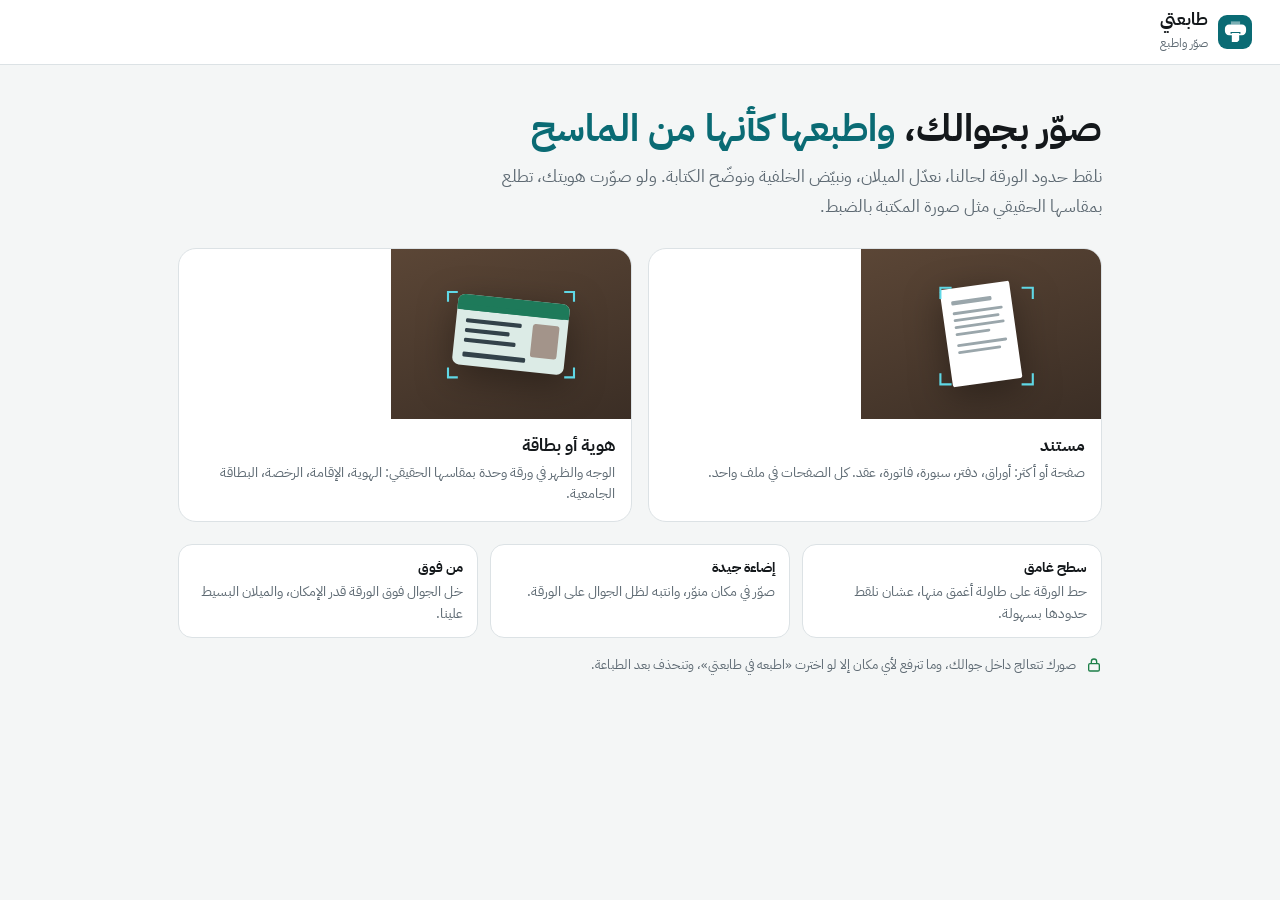
<file: s/index.html>
<!doctype html>
<html lang="ar" dir="rtl">
<head>
<meta charset="utf-8">
<meta name="viewport" content="width=device-width, initial-scale=1, viewport-fit=cover">
<meta name="theme-color" content="#FFFFFF">
<meta name="robots" content="index, follow">
<link rel="canonical" href="https://www.tabaety.com/s/">
<meta property="og:title" content="صوّر واطبع — طابعتي">
<meta property="og:description" content="صوّر أوراقك أو هويتك بالجوال، ونعدّل الميلان ونوضّح الكتابة، والهوية تطلع بمقاسها الحقيقي.">
<meta property="og:type" content="website">
<meta property="og:url" content="https://www.tabaety.com/s/">
<meta property="og:locale" content="ar_SA">
<title>صوّر واطبع — طابعتي</title>
<meta name="description" content="صوّر أوراقك أو هويتك بالجوال، ونعدّل الميلان ونوضّح الكتابة، وتطبعها في طابعتي.">
<link rel="icon" href="/assets/brand/favicon.svg" type="image/svg+xml">
<link rel="icon" href="/favicon.ico" sizes="any">
<style>
@font-face{font-family:'TPlex';src:url(/assets/fonts/plex-400.woff) format('woff');font-weight:400;font-display:swap}
@font-face{font-family:'TPlex';src:url(/assets/fonts/plex-700.woff) format('woff');font-weight:700;font-display:swap}
:root{--ink:#14181B;--ink-2:#5E6A73;--ink-3:#8A959C;--line:#DCE2E5;--line-2:#EBEFF1;--ground:#F4F6F6;--card:#fff;--accent:#0A6B74;--accent-ink:#084F56;--accent-tint:#E1F0F1;--bad:#B83A26;--ok:#1D7F48;--ok-tint:#E3F3E9;--shadow:0 1px 2px rgba(20,24,27,.06),0 6px 20px rgba(20,24,27,.06)}
*{box-sizing:border-box}[hidden]{display:none!important}
html{-webkit-text-size-adjust:100%}
html,body{margin:0;background:var(--ground);color:var(--ink);font-family:'TPlex','Segoe UI',Tahoma,sans-serif}
button,input{font-family:inherit;font-size:inherit;color:inherit}button{cursor:pointer}
:focus-visible{outline:2px solid var(--accent);outline-offset:2px}
header.top{display:flex;align-items:center;gap:12px;padding:10px clamp(14px,3vw,28px);background:var(--card);border-bottom:1px solid var(--line);position:sticky;top:0;z-index:30;min-height:60px}
.brand{display:flex;align-items:center;gap:10px;text-decoration:none;color:inherit}
.brand .logo{width:34px;height:34px;border-radius:9px;background:#0A6B74;color:#fff;display:grid;place-items:center;flex:none}
.brand b{font-size:16.5px;display:block;line-height:1.2}.brand small{font-size:12px;color:var(--ink-2)}
.top .sp{flex:1}
.back{white-space:nowrap;border:1px solid var(--line);background:#fff;border-radius:10px;padding:7px 12px;font-size:13.5px;font-weight:600;color:var(--ink-2)}
.back:hover{border-color:var(--accent);color:var(--accent)}
main{max-width:980px;margin:0 auto;padding:clamp(18px,4vw,40px) clamp(14px,3vw,28px) 120px}
h1{margin:0;font-size:clamp(26px,4.2vw,38px);line-height:1.25}
h1 em{font-style:normal;color:var(--accent)}
.lead{margin:10px 0 0;color:var(--ink-2);font-size:clamp(15px,1.7vw,17px);line-height:1.75;max-width:640px}
.modes{display:grid;grid-template-columns:repeat(2,minmax(0,1fr));gap:16px;margin-top:26px}
.mode{background:var(--card);border:1px solid var(--line);border-radius:18px;padding:0;text-align:start;overflow:hidden;display:flex;flex-direction:column;transition:transform .2s,box-shadow .2s}
.mode:hover{transform:translateY(-3px);box-shadow:0 12px 30px rgba(20,24,27,.10)}
.mode .art{height:170px;background:linear-gradient(160deg,#5B4636,#3B2E25);display:grid;place-items:center;position:relative;overflow:hidden}
.mode .art svg{width:70%;max-width:240px;height:auto;filter:drop-shadow(0 10px 18px rgba(0,0,0,.35))}
.mode .meta{padding:14px 16px 16px;display:flex;flex-direction:column;gap:4px}
.mode b{font-size:17px}.mode span{font-size:13.5px;color:var(--ink-2);line-height:1.6}
.tips{margin-top:22px;display:grid;grid-template-columns:repeat(3,minmax(0,1fr));gap:12px}
.tip{background:var(--card);border:1px solid var(--line);border-radius:14px;padding:12px 14px;font-size:13.5px;color:var(--ink-2);line-height:1.6}
.tip b{display:block;color:var(--ink);font-size:14px;margin-bottom:2px}
.lock{display:flex;gap:10px;align-items:flex-start;margin-top:16px;font-size:13px;color:var(--ink-2);line-height:1.7}
.lock svg{flex:none;margin-top:3px;color:var(--ok)}

.ws-head{display:flex;align-items:center;justify-content:space-between;gap:10px;flex-wrap:wrap;margin-bottom:16px}
.ws-head h2{margin:0;font-size:22px}.ws-head span{font-size:13.5px;color:var(--ink-2)}
.seg{display:inline-flex;background:var(--line-2);border-radius:11px;padding:3px;gap:2px;flex-wrap:wrap}
.seg button{border:0;background:transparent;border-radius:9px;padding:7px 12px;font-size:13.5px;font-weight:600;color:var(--ink-2);white-space:nowrap}
.seg button[aria-pressed="true"]{background:#fff;color:var(--ink);box-shadow:0 1px 3px rgba(0,0,0,.1)}
.bar{display:flex;align-items:center;gap:10px;flex-wrap:wrap;margin-bottom:16px;font-size:13.5px;color:var(--ink-2)}
.grid{display:grid;grid-template-columns:repeat(auto-fill,minmax(160px,1fr));gap:16px}
.pg{position:relative;background:var(--card);border:1px solid var(--line);border-radius:14px;padding:10px;display:flex;flex-direction:column;gap:8px;box-shadow:var(--shadow)}
.pg .im{aspect-ratio:595/842;background:#fff;border-radius:4px;display:grid;place-items:center;overflow:hidden;border:1px solid var(--line-2);cursor:pointer}
.pg .im img{max-width:100%;max-height:100%;display:block}
.pg .tools{display:flex;justify-content:space-between;align-items:center;gap:4px}
.pg .tools b{font-size:12.5px;color:var(--ink-2);flex:1;text-align:center}
.ib{width:32px;height:32px;border-radius:9px;border:1px solid var(--line);background:#fff;color:var(--ink-2);display:grid;place-items:center;padding:0;font-size:14px}
.ib:hover:not([disabled]){border-color:var(--accent);color:var(--accent)}.ib[disabled]{opacity:.35;cursor:default}
.ib.del:hover{border-color:#E8B9B0;color:var(--bad)}
.add{border:1.5px dashed #C3CED2;border-radius:14px;background:transparent;display:flex;flex-direction:column;align-items:center;justify-content:center;gap:8px;min-height:240px;color:var(--accent);font-weight:700;font-size:14.5px;padding:14px;position:relative}
.add:hover{border-color:var(--accent);background:var(--accent-tint)}
.add small{font-weight:400;color:var(--ink-2);font-size:12px}
.add .row2{display:flex;gap:8px;width:100%}
.pick{flex:1;border:1px solid var(--line);background:#fff;border-radius:11px;padding:9px 6px;font-size:13px;font-weight:600;color:var(--ink);display:flex;align-items:center;justify-content:center;gap:6px}
.pick:hover{border-color:var(--accent)}
.busy{position:absolute;inset:0;background:rgba(255,255,255,.8);display:grid;place-items:center;border-radius:14px;font-size:13px;color:var(--ink-2)}
.spin{width:26px;height:26px;border-radius:50%;border:3px solid var(--line);border-top-color:var(--accent);animation:sp 1s linear infinite;margin:0 auto 6px}
@keyframes sp{to{transform:rotate(360deg)}}

/* الهوية */
.idw{display:grid;grid-template-columns:minmax(0,1fr) minmax(0,1fr);gap:22px;align-items:start}
.slots{display:flex;flex-direction:column;gap:14px}
.slot{background:var(--card);border:1px solid var(--line);border-radius:16px;padding:14px;display:flex;flex-direction:column;gap:10px;box-shadow:var(--shadow);position:relative}
.slot h3{margin:0;font-size:15px;display:flex;justify-content:space-between;align-items:center}
.slot .card{aspect-ratio:85.6/54;border-radius:10px;background:var(--line-2);display:grid;place-items:center;overflow:hidden;border:1px dashed #C3CED2;color:var(--ink-3);font-size:13px;cursor:pointer}
.slot .card.has{border:0;box-shadow:0 2px 8px rgba(0,0,0,.15)}
.slot .card img{width:100%;height:100%;object-fit:cover;display:block}
.sheet-prev{background:#E4E9EA;border-radius:16px;padding:18px;display:grid;place-items:center;position:sticky;top:80px}
.sheet-prev canvas{width:100%;max-width:420px;aspect-ratio:595.28/841.89;background:#fff;box-shadow:0 2px 14px rgba(0,0,0,.15);border-radius:2px}
.opts{display:flex;flex-direction:column;gap:12px;background:var(--card);border:1px solid var(--line);border-radius:16px;padding:14px}
.opt{display:flex;align-items:center;justify-content:space-between;gap:10px;flex-wrap:wrap;font-size:14px}

/* الشريط السفلي */
.foot{position:fixed;inset:auto 0 0 0;z-index:25;display:flex;justify-content:center;background:rgba(255,255,255,.96);backdrop-filter:blur(8px);-webkit-backdrop-filter:blur(8px);border-top:1px solid var(--line);padding:12px clamp(14px,3vw,28px) calc(12px + env(safe-area-inset-bottom))}
.foot-in{width:100%;max-width:980px;display:flex;gap:10px;align-items:center}
.foot-in .note{flex:1;font-size:12.5px;color:var(--ink-2)}
.btn{border:0;border-radius:12px;padding:12px 18px;font-weight:700;font-size:15px;display:inline-flex;align-items:center;justify-content:center;gap:8px;line-height:1.2}
.btn.teal{background:var(--accent);color:#fff}.btn.teal:hover{background:var(--accent-ink)}
.btn.light{background:#fff;border:1px solid var(--line)}
.btn[disabled]{opacity:.5;cursor:not-allowed}
.btn svg{width:18px;height:18px}

/* محرر القص */
.crop{position:fixed;inset:0;z-index:70;background:#0D1416;display:flex;flex-direction:column;color:#fff}
.crop-h{display:flex;align-items:center;gap:10px;padding:12px 14px;padding-top:calc(12px + env(safe-area-inset-top))}
.crop-h b{flex:1;font-size:15.5px}.crop-h span{font-size:12.5px;color:#9FB2B7}
.crop-stage{flex:1;position:relative;overflow:hidden;touch-action:none;user-select:none;-webkit-user-select:none}
.crop-stage canvas.src{position:absolute;left:0;top:0}
.crop-stage svg{position:absolute;inset:0;width:100%;height:100%;overflow:visible}
.crop-stage .shade{fill:rgba(0,0,0,.5);fill-rule:evenodd}
.crop-stage .edge{fill:none;stroke:#5FD8E6;stroke-width:2.2}
.crop-stage .h{fill:rgba(13,20,22,.55);stroke:#5FD8E6;stroke-width:2.6;cursor:grab}
.crop-stage .hit{fill:transparent;cursor:grab}
.loupe{position:absolute;width:118px;height:118px;border-radius:50%;border:3px solid #fff;box-shadow:0 4px 18px rgba(0,0,0,.5);pointer-events:none;overflow:hidden;background:#000}
.crop-f{display:flex;gap:8px;padding:12px 14px calc(12px + env(safe-area-inset-bottom));justify-content:center;flex-wrap:wrap}
.crop-f .btn{min-width:0}
.crop-f .btn.ghost{background:rgba(255,255,255,.1);color:#fff}
.crop-f .btn.ghost:hover{background:rgba(255,255,255,.18)}
.crop-f .btn.teal{flex:1;max-width:260px}
.toast{position:fixed;left:50%;bottom:90px;transform:translateX(-50%);background:#14181B;color:#fff;border-radius:12px;padding:10px 16px;font-size:13.5px;z-index:90;box-shadow:0 8px 24px rgba(0,0,0,.25)}

@media (max-width:720px){
  .modes{grid-template-columns:1fr}.mode .art{height:140px}
  .tips{grid-template-columns:1fr}
  .idw{grid-template-columns:1fr}
  .sheet-prev{position:static}
  .grid{grid-template-columns:repeat(2,minmax(0,1fr));gap:12px}
  .add{min-height:200px}
  .foot-in .note{display:none}.foot-in .btn{flex:1}
}
@media (prefers-reduced-motion:reduce){*{animation:none!important;transition:none!important}}
</style>
</head>
<body>
<header class="top">
  <a class="brand" href="/" aria-label="طابعتي — الصفحة الرئيسية">
    <span class="logo"><svg aria-hidden="true" width="23" height="23" viewBox="0 0 100 100" fill="currentColor"><path d="M30 6H70V20H30Z" fill-opacity=".45"/><path d="M22 20H78A18 18 0 0 1 96 38V48A18 18 0 0 1 78 66H22A18 18 0 0 1 4 48V38A18 18 0 0 1 22 20ZM30 52H70A2 2 0 0 1 72 54V58A2 2 0 0 1 70 60H30A2 2 0 0 1 28 58V54A2 2 0 0 1 30 52Z" fill-rule="evenodd"/><path d="M34 56H66V88L58 96H34Z"/></svg></span>
    <span><b>طابعتي</b><small>صوّر واطبع</small></span>
  </a>
  <span class="sp"></span>
  <button class="back" id="homeBtn" type="button" hidden>→ رجوع</button>
</header>

<main id="home">
  <h1>صوّر بجوالك، <em>واطبعها كأنها من الماسح</em></h1>
  <p class="lead">نلقط حدود الورقة لحالنا، نعدّل الميلان، ونبيّض الخلفية ونوضّح الكتابة. ولو صوّرت هويتك، تطلع بمقاسها الحقيقي مثل صورة المكتبة بالضبط.</p>
  <div class="modes">
    <button class="mode" type="button" data-mode="doc">
      <div class="art"><svg viewBox="0 0 240 160" aria-hidden="true"><g transform="rotate(-8 120 80)"><rect x="70" y="10" width="100" height="140" rx="3" fill="#fff"/><g fill="#9AA6AB"><rect x="84" y="28" width="58" height="6" rx="2"/><rect x="84" y="44" width="72" height="4" rx="2"/><rect x="84" y="54" width="66" height="4" rx="2"/><rect x="84" y="64" width="72" height="4" rx="2"/><rect x="84" y="74" width="50" height="4" rx="2"/><rect x="84" y="90" width="72" height="4" rx="2"/><rect x="84" y="100" width="62" height="4" rx="2"/></g></g><g fill="none" stroke="#5FD8E6" stroke-width="3"><path d="M62 30v-16h16M178 14h16v16M194 136v16h-16M78 152H62v-16"/></g></svg></div>
      <div class="meta"><b>مستند</b><span>صفحة أو أكثر: أوراق، دفتر، سبورة، فاتورة، عقد. كل الصفحات في ملف واحد.</span></div>
    </button>
    <button class="mode" type="button" data-mode="id">
      <div class="art"><svg viewBox="0 0 240 160" aria-hidden="true"><g transform="rotate(6 120 80)"><rect x="40" y="30" width="160" height="101" rx="10" fill="#DCEBE6"/><rect x="40" y="30" width="160" height="22" rx="10" fill="#1E7A5A"/><rect x="40" y="44" width="160" height="8" fill="#1E7A5A"/><rect x="150" y="62" width="38" height="48" rx="4" fill="#A3948A"/><g fill="#33424A"><rect x="54" y="64" width="80" height="6" rx="2"/><rect x="54" y="78" width="64" height="6" rx="2"/><rect x="54" y="92" width="74" height="6" rx="2"/><rect x="54" y="112" width="90" height="7" rx="2"/></g></g><g fill="none" stroke="#5FD8E6" stroke-width="3"><path d="M30 34v-14h14M196 20h14v14M210 128v14h-14M44 142H30v-14"/></g></svg></div>
      <div class="meta"><b>هوية أو بطاقة</b><span>الوجه والظهر في ورقة وحدة بمقاسها الحقيقي: الهوية، الإقامة، الرخصة، البطاقة الجامعية.</span></div>
    </button>
  </div>
  <div class="tips">
    <div class="tip"><b>سطح غامق</b>حط الورقة على طاولة أغمق منها، عشان نلقط حدودها بسهولة.</div>
    <div class="tip"><b>إضاءة جيدة</b>صوّر في مكان منوّر، وانتبه لظل الجوال على الورقة.</div>
    <div class="tip"><b>من فوق</b>خل الجوال فوق الورقة قدر الإمكان، والميلان البسيط علينا.</div>
  </div>
  <p class="lock"><svg width="16" height="16" viewBox="0 0 24 24" fill="none" stroke="currentColor" stroke-width="2"><rect x="4" y="10" width="16" height="11" rx="2"/><path d="M8 10V7a4 4 0 0 1 8 0v3"/></svg><span>صورك تتعالج داخل جوالك، وما تنرفع لأي مكان إلا لو اخترت «اطبعه في طابعتي»، وتنحذف بعد الطباعة.</span></p>
</main>

<!-- المستند -->
<main id="docWs" hidden>
  <div class="ws-head"><div><h2>مستند</h2><span id="docCount">صوّر أول صفحة</span></div>
    <div class="seg" id="docFilter" role="group" aria-label="شكل الصفحات">
      <button type="button" data-f="doc" aria-pressed="true">واضح</button><button type="button" data-f="color" aria-pressed="false">ألوان</button><button type="button" data-f="gray" aria-pressed="false">رمادي</button><button type="button" data-f="original" aria-pressed="false">الأصل</button>
    </div>
  </div>
  <div class="grid" id="pages"></div>
</main>

<!-- الهوية -->
<main id="idWs" hidden>
  <div class="ws-head"><div><h2>هوية أو بطاقة</h2><span>صوّر الوجه والظهر، ونرتّبهم في ورقة A4 وحدة</span></div></div>
  <div class="idw">
    <div class="slots">
      <div class="slot" data-side="front"><h3>الوجه <span class="acts"></span></h3><div class="card" tabindex="0" role="button" aria-label="صوّر وجه البطاقة">اضغط وصوّر الوجه</div>
        <div class="row2" style="display:flex;gap:8px"><button class="pick" type="button" data-cam="front">📷 صوّر</button><button class="pick" type="button" data-gal="front">🖼 من الصور</button></div></div>
      <div class="slot" data-side="back"><h3>الظهر (اختياري) <span class="acts"></span></h3><div class="card" tabindex="0" role="button" aria-label="صوّر ظهر البطاقة">اضغط وصوّر الظهر</div>
        <div class="row2" style="display:flex;gap:8px"><button class="pick" type="button" data-cam="back">📷 صوّر</button><button class="pick" type="button" data-gal="back">🖼 من الصور</button></div></div>
      <div class="opts">
        <div class="opt"><span>المقاس</span><div class="seg" id="idSize"><button type="button" data-s="1" aria-pressed="true">الحقيقي</button><button type="button" data-s="1.5" aria-pressed="false">مكبّر</button></div></div>
        <div class="opt"><span>الألوان</span><div class="seg" id="idFilter"><button type="button" data-f="color" aria-pressed="true">ألوان</button><button type="button" data-f="gray" aria-pressed="false">رمادي</button><button type="button" data-f="original" aria-pressed="false">الأصل</button></div></div>
        <div class="opt"><span>نسخ على نفس الورقة</span><div class="seg" id="idCopies"><button type="button" data-c="1" aria-pressed="true">نسخة</button><button type="button" data-c="2" aria-pressed="false">نسختين</button></div></div>
      </div>
    </div>
    <div class="sheet-prev"><canvas id="idSheet" aria-label="معاينة ورقة الهوية" role="img"></canvas></div>
  </div>
</main>

<div class="foot" id="foot" hidden><div class="foot-in">
  <span class="note" id="footNote">تقدر تحمّل الملف أو ترسله لطابعتي مباشرة.</span>
  <button class="btn light" id="dl" type="button" disabled><svg viewBox="0 0 24 24" fill="none" stroke="currentColor" stroke-width="2" stroke-linecap="round"><path d="M12 4v11m0 0 4.5-4.5M12 15l-4.5-4.5M5 19h14"/></svg>تحميل PDF</button>
  <button class="btn teal" id="pr" type="button" disabled><svg viewBox="0 0 24 24" fill="none" stroke="currentColor" stroke-width="2" stroke-linecap="round" stroke-linejoin="round"><path d="M7 9V3h10v6M7 17H5a2 2 0 0 1-2-2v-4a2 2 0 0 1 2-2h14a2 2 0 0 1 2 2v4a2 2 0 0 1-2 2h-2M7 14h10v7H7z"/></svg>اطبعه في طابعتي</button>
</div></div>

<div class="crop" id="crop" hidden role="dialog" aria-modal="true" aria-label="تعديل القص">
  <div class="crop-h"><b id="cropT">عدّل الحواف</b><span>اسحب الزوايا على حدود الورقة</span></div>
  <div class="crop-stage" id="cropStage"><canvas class="src" id="cropCanvas"></canvas><svg id="cropSvg"></svg><canvas class="loupe" id="loupe" width="236" height="236" hidden></canvas></div>
  <div class="crop-f">
    <button class="btn ghost" id="cCancel" type="button">إلغاء</button>
    <button class="btn ghost" id="cAll" type="button">كل الصورة</button>
    <button class="btn ghost" id="cAuto" type="button">تلقائي</button>
    <button class="btn teal" id="cOk" type="button">تم ✓</button>
  </div>
</div>

<input type="file" id="camIn" accept="image/*" capture="environment" hidden>
<input type="file" id="galIn" accept="image/*" multiple hidden>

<script src="/f/engine.js"></script>
<script src="scan.js"></script>
<script src="/assets/print-handoff.js"></script>
<script>
"use strict";
const $ = (s, r = document) => r.querySelector(s), $$ = (s, r = document) => [...r.querySelectorAll(s)];
const Q = new URLSearchParams(location.search);
const KIOSK = /^[A-Za-z0-9_-]{1,20}$/.test(Q.get("k") || "") ? Q.get("k") : "";
const SB = "https://dloicztspjligjjowhps.supabase.co";
const ANON = "eyJhbGciOiJIUzI1NiIsInR5cCI6IkpXVCJ9.eyJpc3MiOiJzdXBhYmFzZSIsInJlZiI6ImRsb2ljenRzcGpsaWdqam93aHBzIiwicm9sZSI6ImFub24iLCJpYXQiOjE3ODU3NDkxNTIsImV4cCI6MjEwMTMyNTE1Mn0.uxb31-8o4dBF09sTAXpb4whQ6h_NZwpe0bD43Ucye9M";
const SERVICE = "scan";
// عدّاد استخدام الخدمة (بدون أي بيانات شخصية)، عشان نعرف وش يستخدمه الناس
const track = (event, tpl) => { try { fetch(`${SB}/rest/v1/rpc/svc_track`, { method: "POST", keepalive: true, headers: { apikey: ANON, Authorization: `Bearer ${ANON}`, "Content-Type": "application/json" }, body: JSON.stringify({ p_service: SERVICE, p_event: event, p_tpl: tpl || null, p_kiosk: KIOSK || null }) }).catch(() => {}); } catch { /* */ } };
const pagesTxt = (n) => n === 1 ? "صفحة وحدة" : n === 2 ? "صفحتين" : `${n} ${n <= 10 ? "صفحات" : "صفحة"}`;
const MM = 72 / 25.4, CARD = [85.6 * MM, 53.98 * MM];
const toast = (t) => { const d = document.createElement("div"); d.className = "toast"; d.textContent = t; document.body.appendChild(d); setTimeout(() => d.remove(), 2600); };

/* ================= التنقل ================= */
let MODE = null;
function go(mode) {
  if (mode && mode !== MODE) track("open", mode);
  MODE = mode;
  $("#home").hidden = !!mode; $("#docWs").hidden = mode !== "doc"; $("#idWs").hidden = mode !== "id";
  $("#homeBtn").hidden = !mode; $("#foot").hidden = !mode;
  history.replaceState(null, "", `?${mode ? "m=" + mode : ""}${KIOSK ? (mode ? "&" : "") + "k=" + KIOSK : ""}`);
  if (mode === "doc") renderPages();
  if (mode === "id") renderId();
  refreshFoot(); scrollTo(0, 0);
}
$$(".mode").forEach((b) => b.onclick = () => go(b.dataset.mode));
$("#homeBtn").onclick = () => go(null);

/* ================= التقاط الصور ================= */
let pending = null;   // وين تروح الصورة الجاية
function capture(target, gallery) {
  pending = target;
  const inp = gallery ? $("#galIn") : $("#camIn");
  inp.value = ""; inp.click();
}
$("#camIn").onchange = (e) => handleFiles([...e.target.files]);
$("#galIn").onchange = (e) => handleFiles([...e.target.files]);
async function handleFiles(files) {
  if (!files.length || !pending) return;
  const target = pending;
  for (const f of target.side ? files.slice(0, 1) : files) {
    let prev;
    try { prev = await TScan.loadFile(f, 1400); } catch { toast("ما قدرنا نقرأ الصورة، جرّب صورة ثانية."); continue; }
    const det = TScan.detect(prev);
    const quad = det.quad || TScan.defaultQuad(prev, target.side ? .15 : .06);
    const res = await cropEditor(prev, quad, !det.quad, target.side ? "عدّل حواف البطاقة" : "عدّل حواف الورقة");
    if (!res) continue;
    const norm = res.map(([x, y]) => [x / prev.width, y / prev.height]);
    if (target.side) { ID[target.side] = { file: f, quad: norm, rot: 0, url: null }; await processId(target.side); renderId(); }
    else {
      const p = { file: f, quad: norm, rot: 0, url: null, busy: true };
      if (target.replace != null) { const old = PAGES[target.replace]; Object.assign(old, { quad: norm, busy: true }); renderPages(); await processPage(old); }
      else { PAGES.push(p); renderPages(); await processPage(p); track("page", "doc"); }
      renderPages();
    }
  }
  refreshFoot();
}

/* ================= محرر القص ================= */
function cropEditor(prev, quad0, guessed, title) {
  return new Promise((resolve) => {
    const box = $("#crop"), stage = $("#cropStage"), cv = $("#cropCanvas"), svg = $("#cropSvg"), lp = $("#loupe");
    $("#cropT").textContent = title;
    box.hidden = false; document.body.style.overflow = "hidden";
    let q = quad0.map((p) => p.slice()), sc = 1, ox = 0, oy = 0;
    const layout = () => {
      const W = stage.clientWidth, H = stage.clientHeight, pad = 26;
      sc = Math.min((W - pad * 2) / prev.width, (H - pad * 2) / prev.height);
      const dw = prev.width * sc, dh = prev.height * sc; ox = (W - dw) / 2; oy = (H - dh) / 2;
      const dpr = Math.min(2, devicePixelRatio || 1);
      cv.width = Math.round(dw * dpr); cv.height = Math.round(dh * dpr); cv.style.width = dw + "px"; cv.style.height = dh + "px"; cv.style.left = ox + "px"; cv.style.top = oy + "px";
      cv.getContext("2d").drawImage(prev, 0, 0, cv.width, cv.height);
      draw();
    };
    const S = (p) => [ox + p[0] * sc, oy + p[1] * sc];
    const draw = () => {
      const W = stage.clientWidth, H = stage.clientHeight, P = q.map(S);
      const poly = P.map((p) => p.join(",")).join(" ");
      svg.innerHTML = `<path class="shade" d="M0 0H${W}V${H}H0Z M${P.map((p) => p.join(" ")).join("L")}Z"/><polygon class="edge" points="${poly}"/>` +
        P.map((p, i) => `<circle class="hit" data-i="${i}" cx="${p[0]}" cy="${p[1]}" r="30"/><circle class="h" data-i="${i}" cx="${p[0]}" cy="${p[1]}" r="12" pointer-events="none"/>`).join("");
    };
    let drag = -1, off = [0, 0];
    const loupe = (i) => {
      const p = q[i], z = 3, R = 118, ctx = lp.getContext("2d"), k = lp.width / R;
      ctx.setTransform(1, 0, 0, 1, 0, 0); ctx.fillStyle = "#000"; ctx.fillRect(0, 0, lp.width, lp.height);
      ctx.setTransform(k * z * sc, 0, 0, k * z * sc, lp.width / 2 - p[0] * k * z * sc, lp.height / 2 - p[1] * k * z * sc);
      ctx.drawImage(prev, 0, 0);
      ctx.setTransform(1, 0, 0, 1, 0, 0); ctx.strokeStyle = "#5FD8E6"; ctx.lineWidth = 3;
      ctx.beginPath(); ctx.moveTo(lp.width / 2 - 18, lp.height / 2); ctx.lineTo(lp.width / 2 + 18, lp.height / 2); ctx.moveTo(lp.width / 2, lp.height / 2 - 18); ctx.lineTo(lp.width / 2, lp.height / 2 + 18); ctx.stroke();
      const s = S(p), left = s[0] < stage.clientWidth / 2;
      lp.style.left = (left ? stage.clientWidth - R - 14 : 14) + "px"; lp.style.top = "14px"; lp.hidden = false;
    };
    const down = (e) => {
      const t = e.target.closest("[data-i]"); if (!t) return;
      drag = +t.dataset.i; const r = stage.getBoundingClientRect(), s = S(q[drag]);
      off = [s[0] - (e.clientX - r.left), s[1] - (e.clientY - r.top)];
      stage.setPointerCapture(e.pointerId); loupe(drag); e.preventDefault();
    };
    const move = (e) => {
      if (drag < 0) return;
      const r = stage.getBoundingClientRect();
      const x = (e.clientX - r.left + off[0] - ox) / sc, y = (e.clientY - r.top + off[1] - oy) / sc;
      q[drag] = [Math.max(0, Math.min(prev.width, x)), Math.max(0, Math.min(prev.height, y))];
      draw(); loupe(drag);
    };
    const up = () => { drag = -1; lp.hidden = true; };
    stage.addEventListener("pointerdown", down); stage.addEventListener("pointermove", move);
    stage.addEventListener("pointerup", up); stage.addEventListener("pointercancel", up);
    const ro = new ResizeObserver(layout); ro.observe(stage);
    const done = (v) => {
      ro.disconnect(); stage.removeEventListener("pointerdown", down); stage.removeEventListener("pointermove", move); stage.removeEventListener("pointerup", up); stage.removeEventListener("pointercancel", up);
      box.hidden = true; document.body.style.overflow = ""; removeEventListener("keydown", key); resolve(v);
    };
    const key = (e) => { if (e.key === "Escape") done(null); if (e.key === "Enter") done(TScan.order(q.map((p) => p.slice()))); };
    addEventListener("keydown", key);
    $("#cCancel").onclick = () => done(null);
    $("#cOk").onclick = () => done(TScan.order(q.map((p) => p.slice())));
    $("#cAll").onclick = () => { q = [[0, 0], [prev.width, 0], [prev.width, prev.height], [0, prev.height]]; draw(); };
    $("#cAuto").onclick = () => { const d = TScan.detect(prev); if (d.quad) { q = d.quad; draw(); } else toast("ما قدرنا نلقى الحدود، عدّلها بيدك."); };
    layout(); $("#cOk").focus();
    if (guessed) toast("ما لقينا الحدود بوضوح، عدّلها بيدك");
  });
}

/* ================= المعالجة ================= */
async function render(file, normQuad, opt) {
  const src = await TScan.loadFile(file, opt.max || 2600);
  const quad = normQuad.map(([x, y]) => [x * src.width, y * src.height]);
  if (opt.card) {   // بطاقة مصوّرة بالطول: نخليها بالعرض
    const [w, h] = TScan.outSize(quad); opt = { ...opt, size: h > w ? [opt.size[1], opt.size[0]] : opt.size, rot: (opt.rot + (h > w ? 1 : 0)) % 4 };
  }
  await new Promise((r) => setTimeout(r, 0));
  const out = TScan.process(src, quad, opt);
  src.width = src.height = 0;
  const blob = await new Promise((r) => out.toBlob(r, "image/jpeg", .9));
  const res = { url: URL.createObjectURL(blob), w: out.width, h: out.height };
  out.width = out.height = 0;
  return res;
}

/* ================= المستند ================= */
const PAGES = []; let DOCF = "doc";
async function processPage(p) {
  p.busy = true;
  try { const r = await render(p.file, p.quad, { mode: DOCF, rot: p.rot }); if (p.url) URL.revokeObjectURL(p.url); Object.assign(p, r); }
  catch (e) { console.error(e); toast("صار خطأ في معالجة الصورة"); }
  p.busy = false;
}
function renderPages() {
  const g = $("#pages");
  g.innerHTML = PAGES.map((p, i) => `<div class="pg"><div class="im" data-edit="${i}" role="button" tabindex="0" aria-label="عدّل الصفحة ${i + 1}">${p.url ? `<img src="${p.url}" alt="الصفحة ${i + 1}">` : ""}</div>
    <div class="tools"><button class="ib" type="button" data-mv="${i}" data-d="-1" aria-label="قدّمها" ${i ? "" : "disabled"}>→</button><button class="ib" type="button" data-rot="${i}" aria-label="دوّرها">↻</button><b>${i + 1}</b><button class="ib del" type="button" data-del="${i}" aria-label="احذفها">✕</button><button class="ib" type="button" data-mv="${i}" data-d="1" aria-label="أخّرها" ${i < PAGES.length - 1 ? "" : "disabled"}>←</button></div>
    ${p.busy ? `<div class="busy"><div><div class="spin"></div>نجهّزها…</div></div>` : ""}</div>`).join("") +
    `<div class="add"><svg width="34" height="34" viewBox="0 0 24 24" fill="none" stroke="currentColor" stroke-width="1.8" stroke-linecap="round" stroke-linejoin="round"><path d="M4 8a2 2 0 0 1 2-2h2l1.5-2h5L16 6h2a2 2 0 0 1 2 2v9a2 2 0 0 1-2 2H6a2 2 0 0 1-2-2z"/><circle cx="12" cy="12.5" r="3.5"/></svg>${PAGES.length ? "أضف صفحة" : "صوّر أول صفحة"}<small>تقدر تضيف أكثر من صفحة</small>
      <div class="row2"><button class="pick" type="button" id="addCam">📷 صوّر</button><button class="pick" type="button" id="addGal">🖼 الصور</button></div></div>`;
  $("#docCount").textContent = PAGES.length ? `${pagesTxt(PAGES.length)} · اضغط على أي صفحة لتعديل قصّها` : "صوّر أول صفحة";
  $("#addCam").onclick = () => capture({}, false);
  $("#addGal").onclick = () => capture({}, true);
  $$("[data-edit]").forEach((el) => { const f = () => recrop(+el.dataset.edit); el.onclick = f; el.onkeydown = (e) => { if (e.key === "Enter") f(); }; });
  $$("[data-rot]").forEach((b) => b.onclick = async () => { const p = PAGES[+b.dataset.rot]; p.rot = (p.rot + 1) % 4; renderPages(); await processPage(p); renderPages(); });
  $$("[data-del]").forEach((b) => b.onclick = () => { const p = PAGES.splice(+b.dataset.del, 1)[0]; if (p?.url) URL.revokeObjectURL(p.url); renderPages(); refreshFoot(); });
  $$("[data-mv]").forEach((b) => b.onclick = () => { const i = +b.dataset.mv, j = i + +b.dataset.d; [PAGES[i], PAGES[j]] = [PAGES[j], PAGES[i]]; renderPages(); });
  refreshFoot();
}
async function recrop(i) {
  const p = PAGES[i], prev = await TScan.loadFile(p.file, 1400);
  const res = await cropEditor(prev, p.quad.map(([x, y]) => [x * prev.width, y * prev.height]), false, `عدّل الصفحة ${i + 1}`);
  if (!res) return;
  p.quad = res.map(([x, y]) => [x / prev.width, y / prev.height]); renderPages(); await processPage(p); renderPages();
}
$$("#docFilter [data-f]").forEach((b) => b.onclick = async () => {
  if (DOCF === b.dataset.f) return; DOCF = b.dataset.f;
  $$("#docFilter [data-f]").forEach((x) => x.setAttribute("aria-pressed", String(x === b)));
  PAGES.forEach((p) => p.busy = true); renderPages();
  for (const p of PAGES) { await processPage(p); renderPages(); }
});
function docPages() {
  const m = 14;
  return PAGES.filter((p) => p.url).map((p) => ({ ops: [{ k: "i", src: p.url, x: m, y: m, w: TF.PW - 2 * m, h: TF.PH - 2 * m }] }));
}

/* ================= الهوية ================= */
const ID = { front: null, back: null }; let IDF = "color", IDS = 1, IDC = 1;
async function processId(side) {
  const s = ID[side]; if (!s) return; s.busy = true; renderId();
  try { const r = await render(s.file, s.quad, { mode: IDF, rot: s.rot, size: [1500, Math.round(1500 * 53.98 / 85.6)], max: 2400, card: true }); if (s.url) URL.revokeObjectURL(s.url); Object.assign(s, r); }
  catch (e) { console.error(e); toast("صار خطأ في معالجة الصورة"); }
  s.busy = false;
}
function renderId() {
  $$(".slot").forEach((el) => {
    const side = el.dataset.side, s = ID[side], card = $(".card", el);
    card.classList.toggle("has", !!s?.url);
    card.innerHTML = s?.url ? `<img src="${s.url}" alt="${side === "front" ? "وجه البطاقة" : "ظهر البطاقة"}">` : (side === "front" ? "اضغط وصوّر الوجه" : "اضغط وصوّر الظهر");
    card.onclick = () => s ? recropId(side) : capture({ side }, false);
    card.onkeydown = (e) => { if (e.key === "Enter") card.onclick(); };
    $(".acts", el).innerHTML = s ? `<span style="display:flex;gap:6px"><button class="ib" type="button" data-irot="${side}" aria-label="دوّرها">↻</button><button class="ib del" type="button" data-idel="${side}" aria-label="احذفها">✕</button></span>` : "";
    $(".row2", el).hidden = !!s;
    el.querySelector(".busy")?.remove();
    if (s?.busy) el.insertAdjacentHTML("beforeend", `<div class="busy"><div><div class="spin"></div>نجهّزها…</div></div>`);
  });
  $$("[data-cam]").forEach((b) => b.onclick = () => capture({ side: b.dataset.cam }, false));
  $$("[data-gal]").forEach((b) => b.onclick = () => capture({ side: b.dataset.gal }, true));
  $$("[data-irot]").forEach((b) => b.onclick = async () => { const s = ID[b.dataset.irot]; s.rot = (s.rot + 2) % 4; await processId(b.dataset.irot); renderId(); });
  $$("[data-idel]").forEach((b) => b.onclick = () => { const s = ID[b.dataset.idel]; if (s?.url) URL.revokeObjectURL(s.url); ID[b.dataset.idel] = null; renderId(); });
  drawSheet(); refreshFoot();
}
async function recropId(side) {
  const s = ID[side], prev = await TScan.loadFile(s.file, 1400);
  const res = await cropEditor(prev, s.quad.map(([x, y]) => [x * prev.width, y * prev.height]), false, "عدّل حواف البطاقة");
  if (!res) return; s.quad = res.map(([x, y]) => [x / prev.width, y / prev.height]); await processId(side); renderId();
}
function idPages() {
  const [cw, ch] = CARD.map((v) => v * IDS), cards = [ID.front, ID.back].filter((s) => s?.url);
  if (!cards.length) return [];
  const ops = [], gap = IDS > 1 ? 34 : 40;
  const cols = IDC === 2 && IDS === 1 ? 2 : 1, rows = cards.length * (cols === 1 ? IDC : 1);
  const blockW = cols * cw + (cols - 1) * 28, blockH = rows * ch + (rows - 1) * gap;
  const x0 = (TF.PW - blockW) / 2; let y = Math.max(70, (TF.PH - blockH) / 2 - 40);
  if (cols === 2) cards.forEach((s) => { for (let c = 0; c < 2; c++) ops.push({ k: "i", src: s.url, x: x0 + c * (cw + 28), y, w: cw, h: ch }); y += ch + gap; });
  else for (let k = 0; k < IDC; k++) cards.forEach((s) => { ops.push({ k: "i", src: s.url, x: x0, y, w: cw, h: ch }); y += ch + gap; });
  return [{ ops }];
}
async function drawSheet() {
  const c = $("#idSheet"), pages = idPages(), dpr = Math.min(2, devicePixelRatio || 1), cssW = c.clientWidth || 360, sc = cssW / TF.PW * dpr;
  c.width = Math.round(TF.PW * sc); c.height = Math.round(TF.PH * sc);
  const ctx = c.getContext("2d");
  if (!pages.length) {
    ctx.setTransform(sc, 0, 0, sc, 0, 0); ctx.fillStyle = "#fff"; ctx.fillRect(0, 0, TF.PW, TF.PH);
    ctx.strokeStyle = "#C3CED2"; ctx.setLineDash([5, 5]); ctx.lineWidth = 1;
    const [cw, ch] = CARD.map((v) => v * IDS); ctx.strokeRect((TF.PW - cw) / 2, 200, cw, ch); ctx.strokeRect((TF.PW - cw) / 2, 200 + ch + 40, cw, ch);
    ctx.setLineDash([]); ctx.fillStyle = "#8A959C"; ctx.font = "13px TPlex"; ctx.textAlign = "center"; ctx.direction = "rtl"; ctx.fillText("الوجه", TF.PW / 2, 200 + ch / 2 + 4); ctx.fillText("الظهر", TF.PW / 2, 240 + ch * 1.5 + 4);
    return;
  }
  await TF.loadImages(new Set(pages[0].ops.map((o) => o.src)));
  TF.draw(ctx, pages[0], sc, false);
}
const segBind = (sel, attr, set) => $$(`${sel} [data-${attr}]`).forEach((b) => b.onclick = async () => { $$(`${sel} [data-${attr}]`).forEach((x) => x.setAttribute("aria-pressed", String(x === b))); await set(b.dataset[attr]); });
segBind("#idSize", "s", (v) => { IDS = +v; drawSheet(); });
segBind("#idCopies", "c", (v) => { IDC = +v; drawSheet(); });
segBind("#idFilter", "f", async (v) => { IDF = v; for (const k of ["front", "back"]) if (ID[k]) await processId(k); renderId(); });
addEventListener("resize", () => { if (MODE === "id") drawSheet(); });

/* ================= الإخراج ================= */
const outPages = () => MODE === "id" ? idPages() : docPages();
function refreshFoot() {
  const n = outPages().length, busy = MODE === "doc" ? PAGES.some((p) => p.busy) : [ID.front, ID.back].some((s) => s?.busy);
  $("#dl").disabled = $("#pr").disabled = !n || busy;
  $("#footNote").textContent = n ? `ملفك ${pagesTxt(n)} A4، جاهز تحمّله أو ترسله لطابعتي.` : MODE === "id" ? "صوّر وجه البطاقة عشان نجهّز الورقة." : "صوّر صفحة عشان تبدأ.";
}
async function makeBlob(onP) {
  const pages = outPages(); const srcs = new Set(); pages.forEach((p) => p.ops.forEach((o) => srcs.add(o.src)));
  await TF.loadImages(srcs); return TF.pdf(pages, 220, onP);
}
const fname = () => MODE === "id" ? "صورة الهوية.pdf" : "مستند ممسوح.pdf";
$("#dl").onclick = async (e) => {
  const b = e.currentTarget, old = b.innerHTML; b.disabled = true;
  try { const blob = await makeBlob((p) => { b.textContent = `نجهّز الملف ${Math.round(p * 100)}%`; }); track("download", MODE); const a = document.createElement("a"); a.href = URL.createObjectURL(blob); a.download = fname(); document.body.appendChild(a); a.click(); a.remove(); setTimeout(() => URL.revokeObjectURL(a.href), 60000); }
  catch (er) { console.error(er); toast("صار خطأ وقت تجهيز الملف"); }
  b.innerHTML = old; b.disabled = false;
};
$("#pr").onclick = () => TPrint.open({ makeBlob, name: fname(), pagesLabel: pagesTxt(outPages().length), kiosk: KIOSK, from: "s", onSend: () => track("send", MODE) });

window.tabaetyScan = { PAGES, ID, makeBlob, outPages, go };
TF.loadFont("plex");
(() => { const m = Q.get("m"); if (m === "doc" || m === "id") go(m); })();
</script>
</body>
</html>
</file>
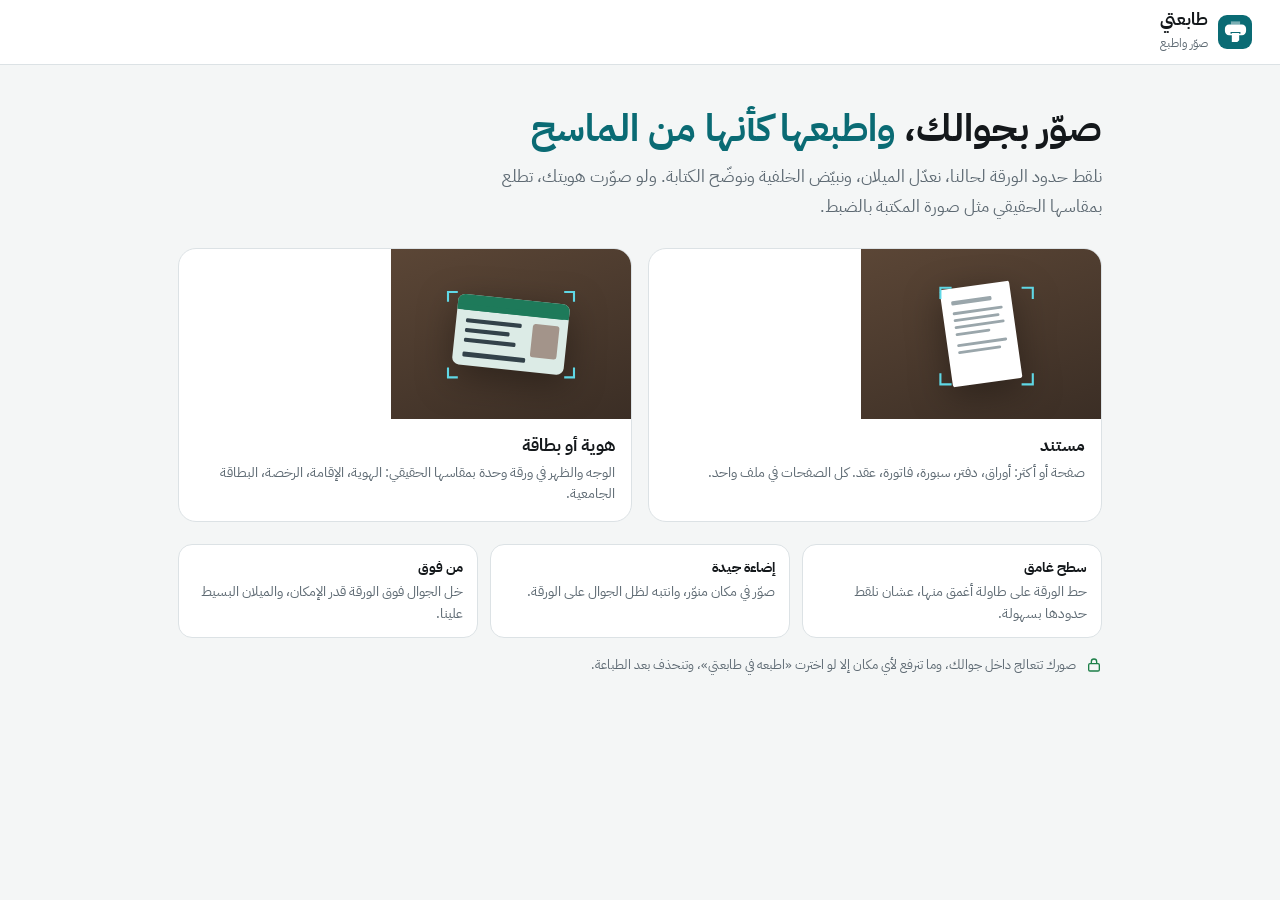
<file: scan/index.html>
<!doctype html><html lang="ar" dir="rtl"><head><meta charset="utf-8"><meta name="robots" content="noindex"><link rel="canonical" href="https://www.tabaety.com/s/"><title>طابعتي</title>
<script>location.replace("/s/" + location.search + location.hash);</script>
<meta http-equiv="refresh" content="0; url=/s/"></head><body><a href="/s/">تابع</a></body></html>
</file>
